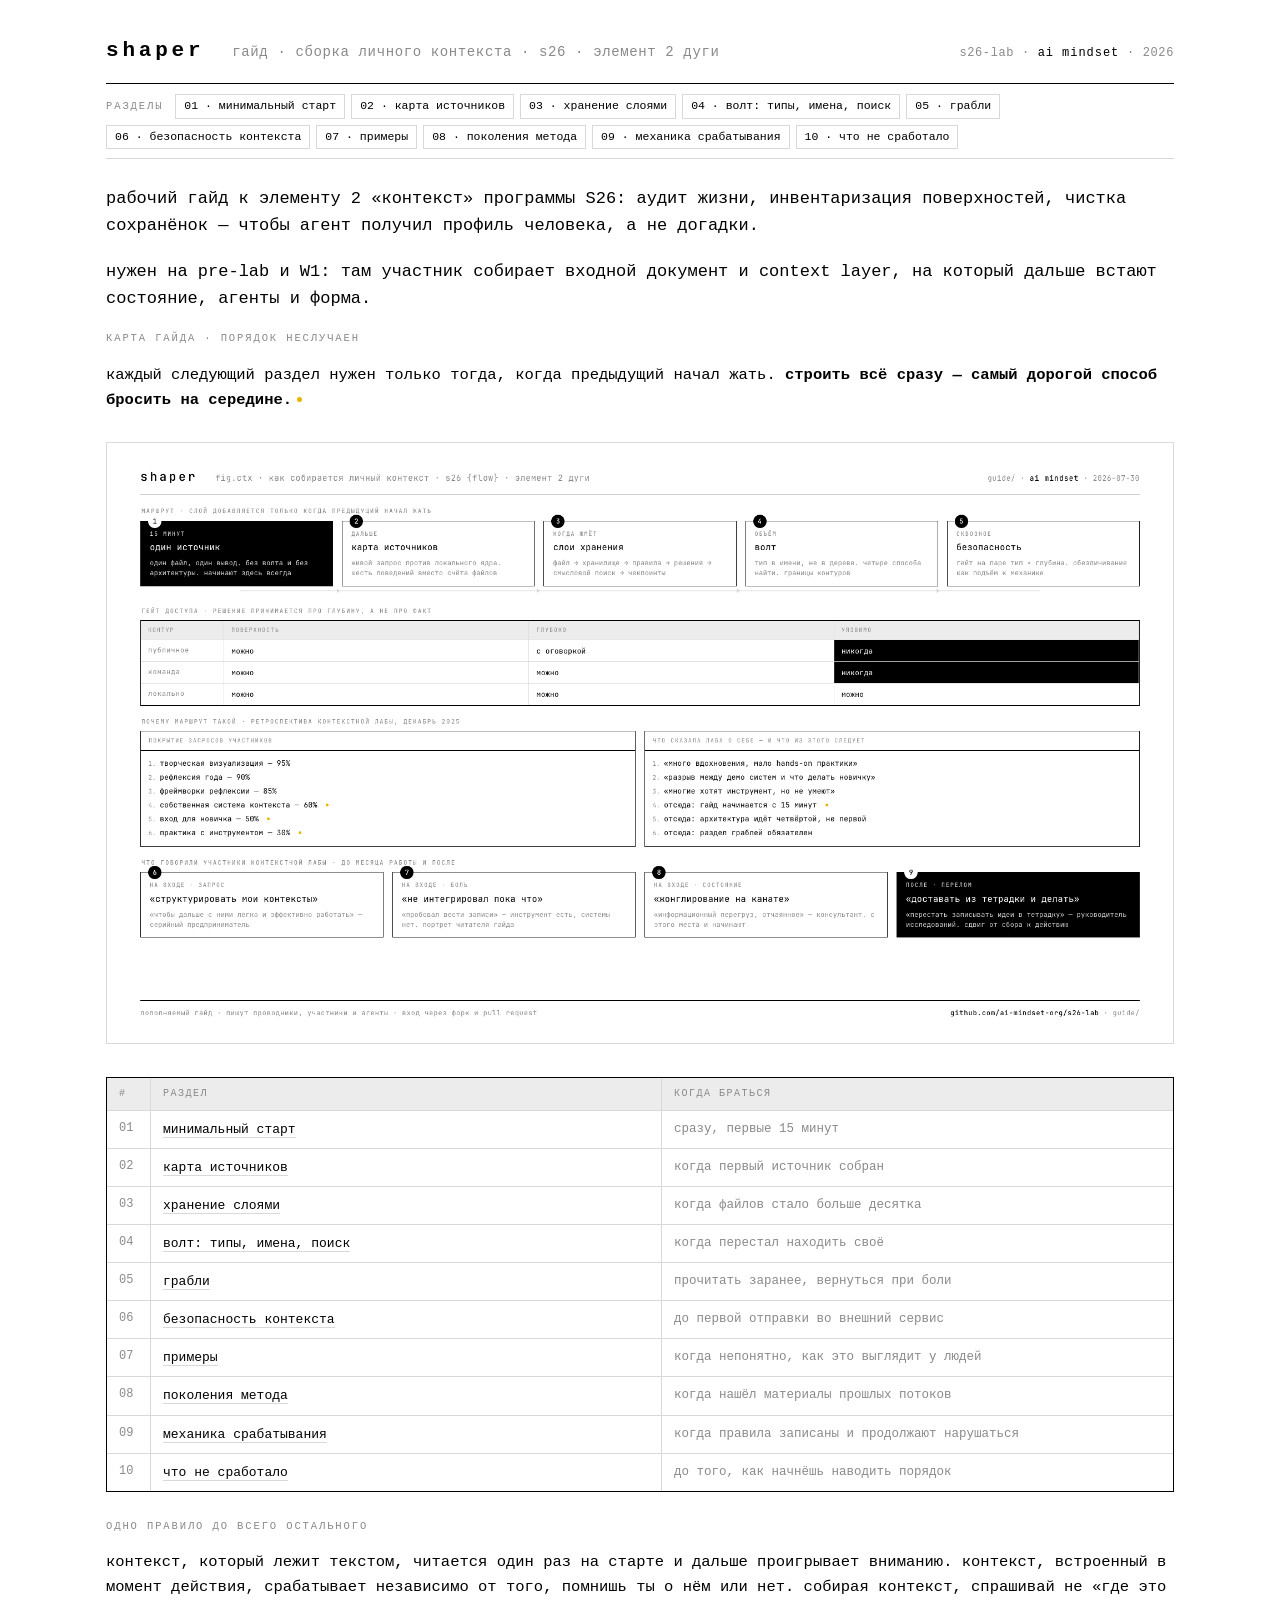
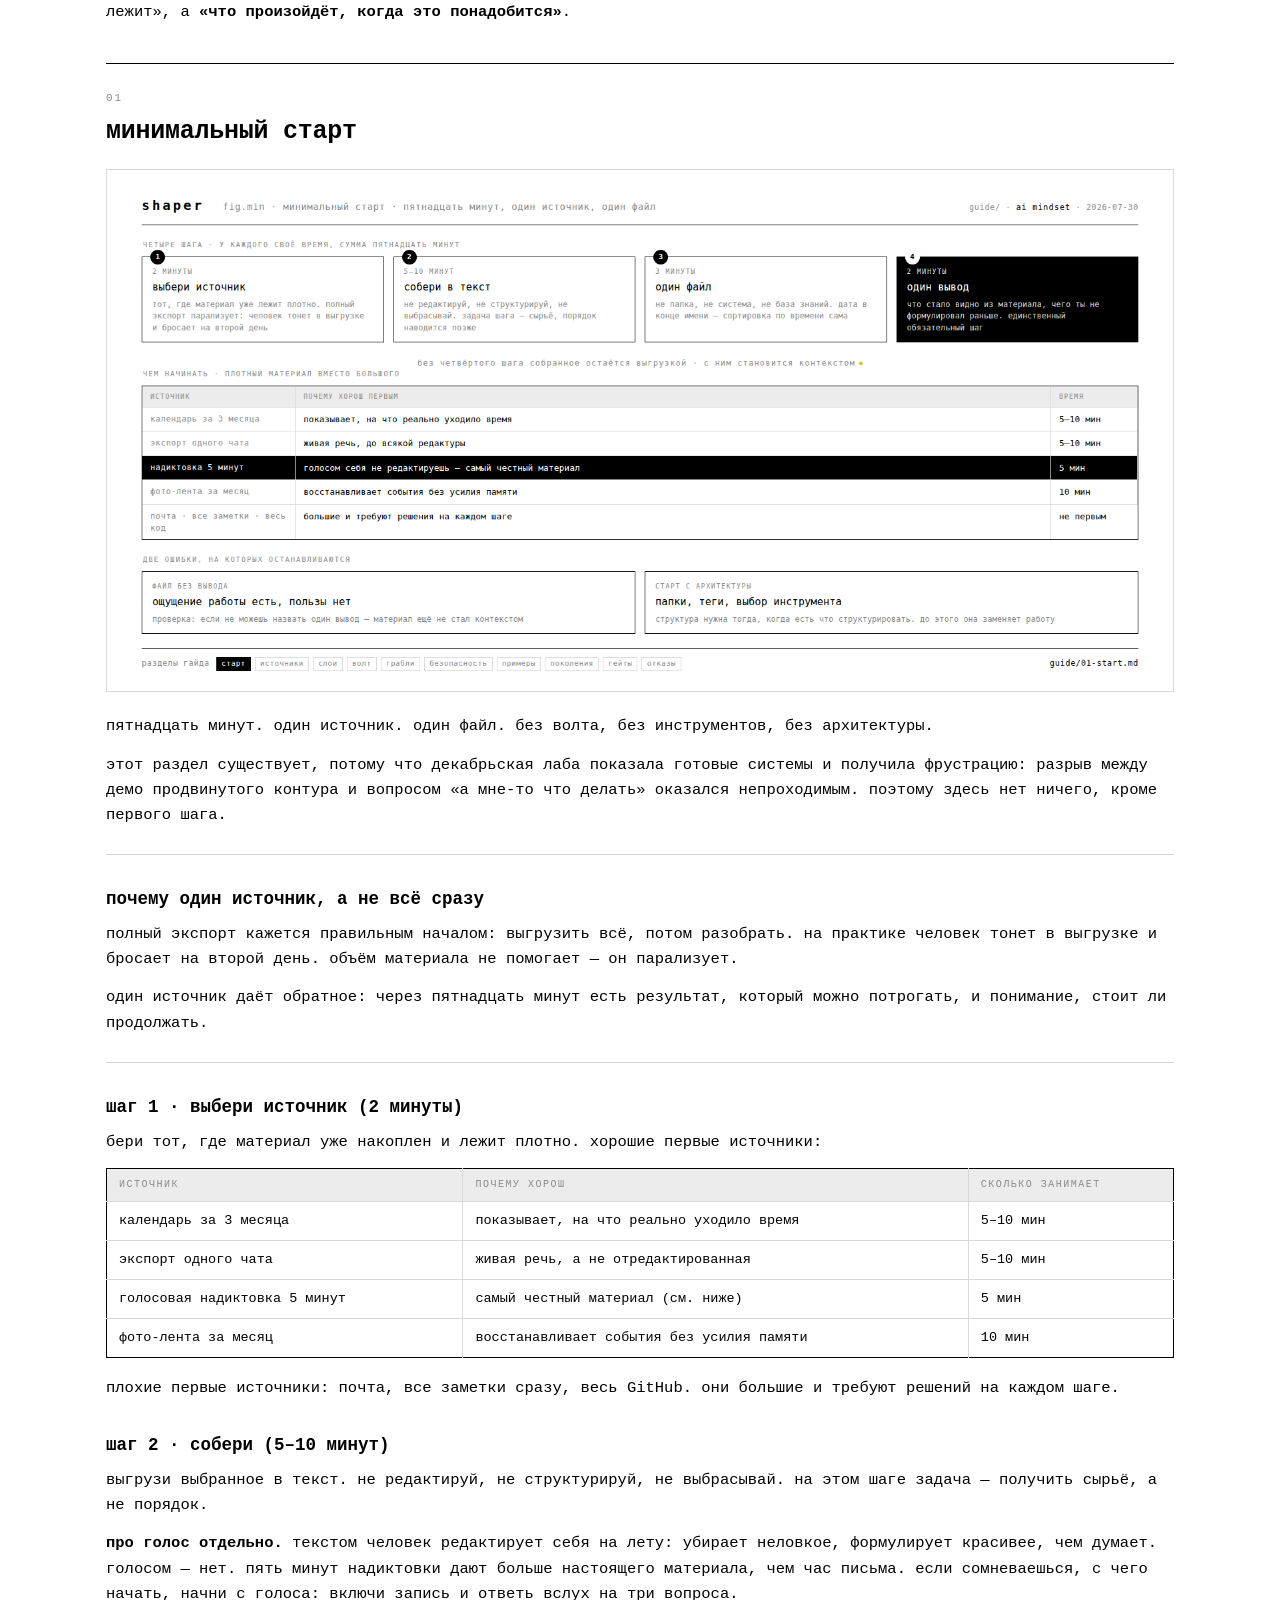
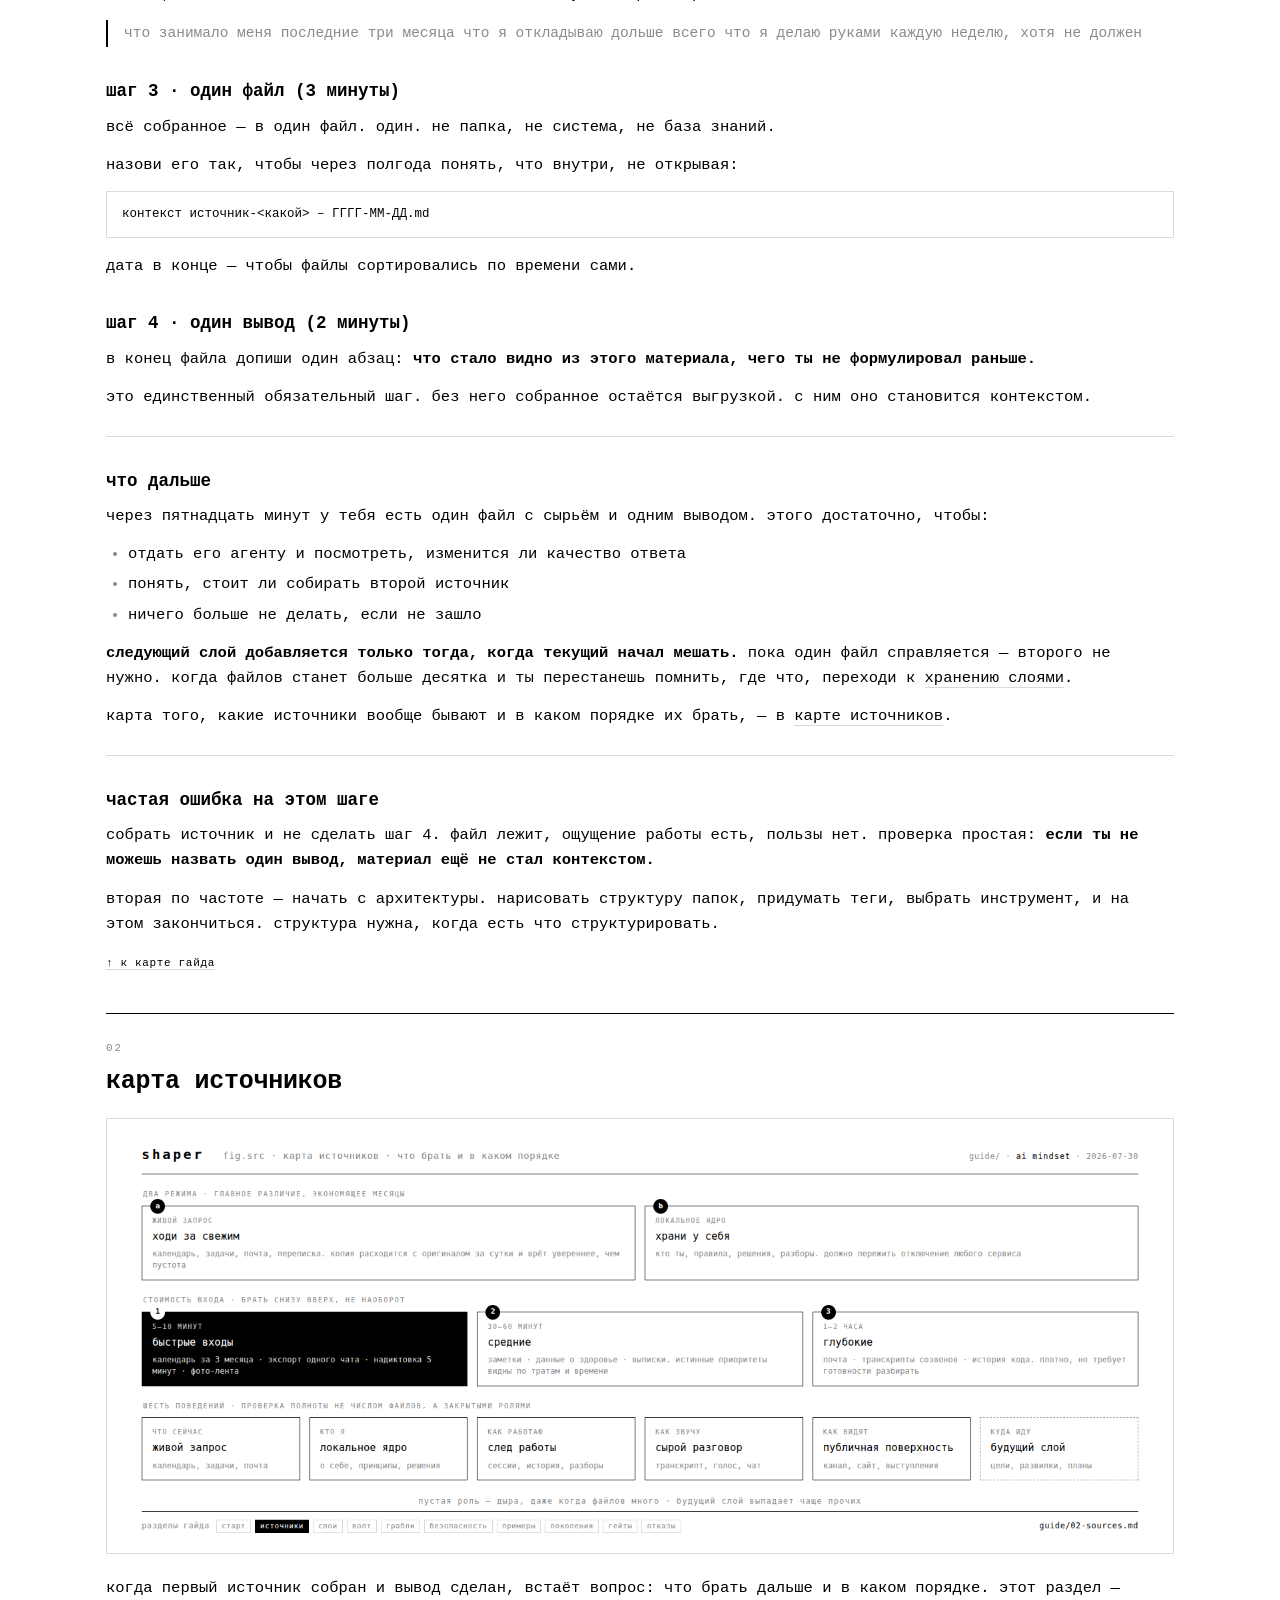
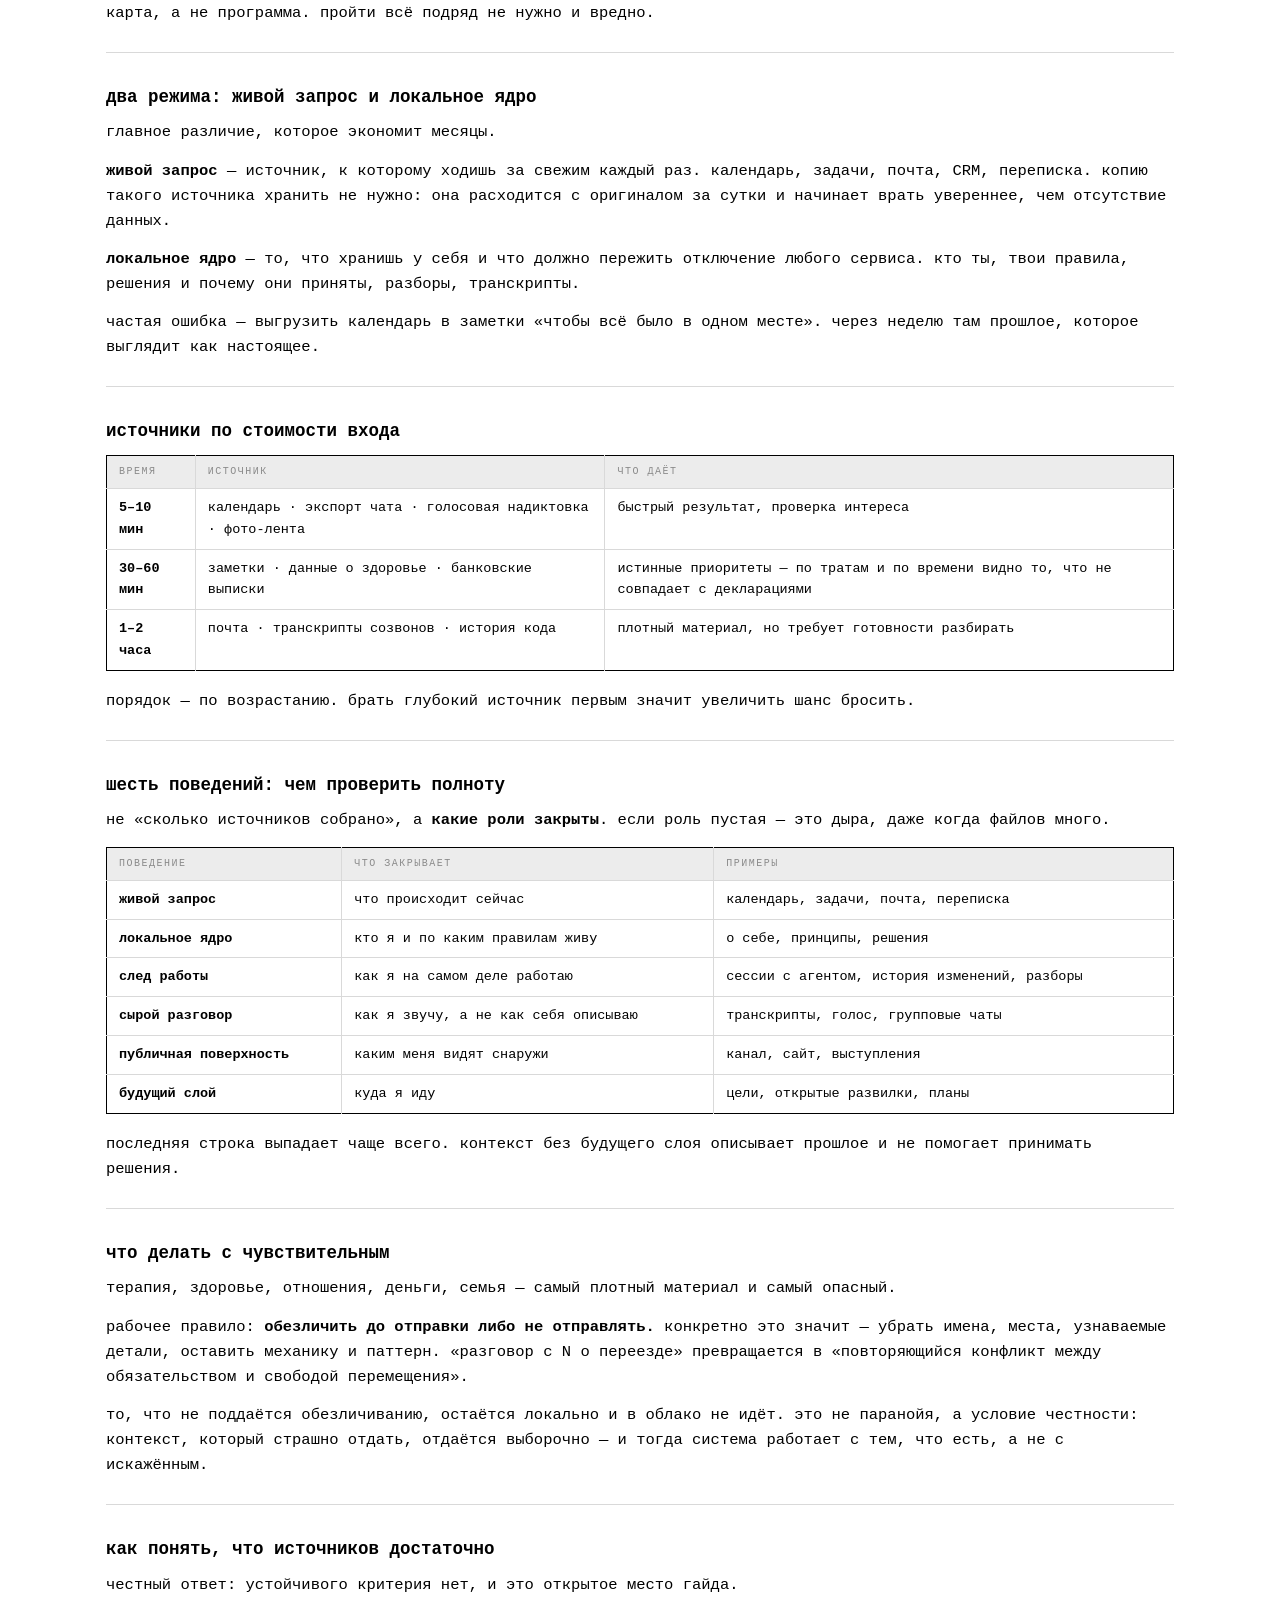
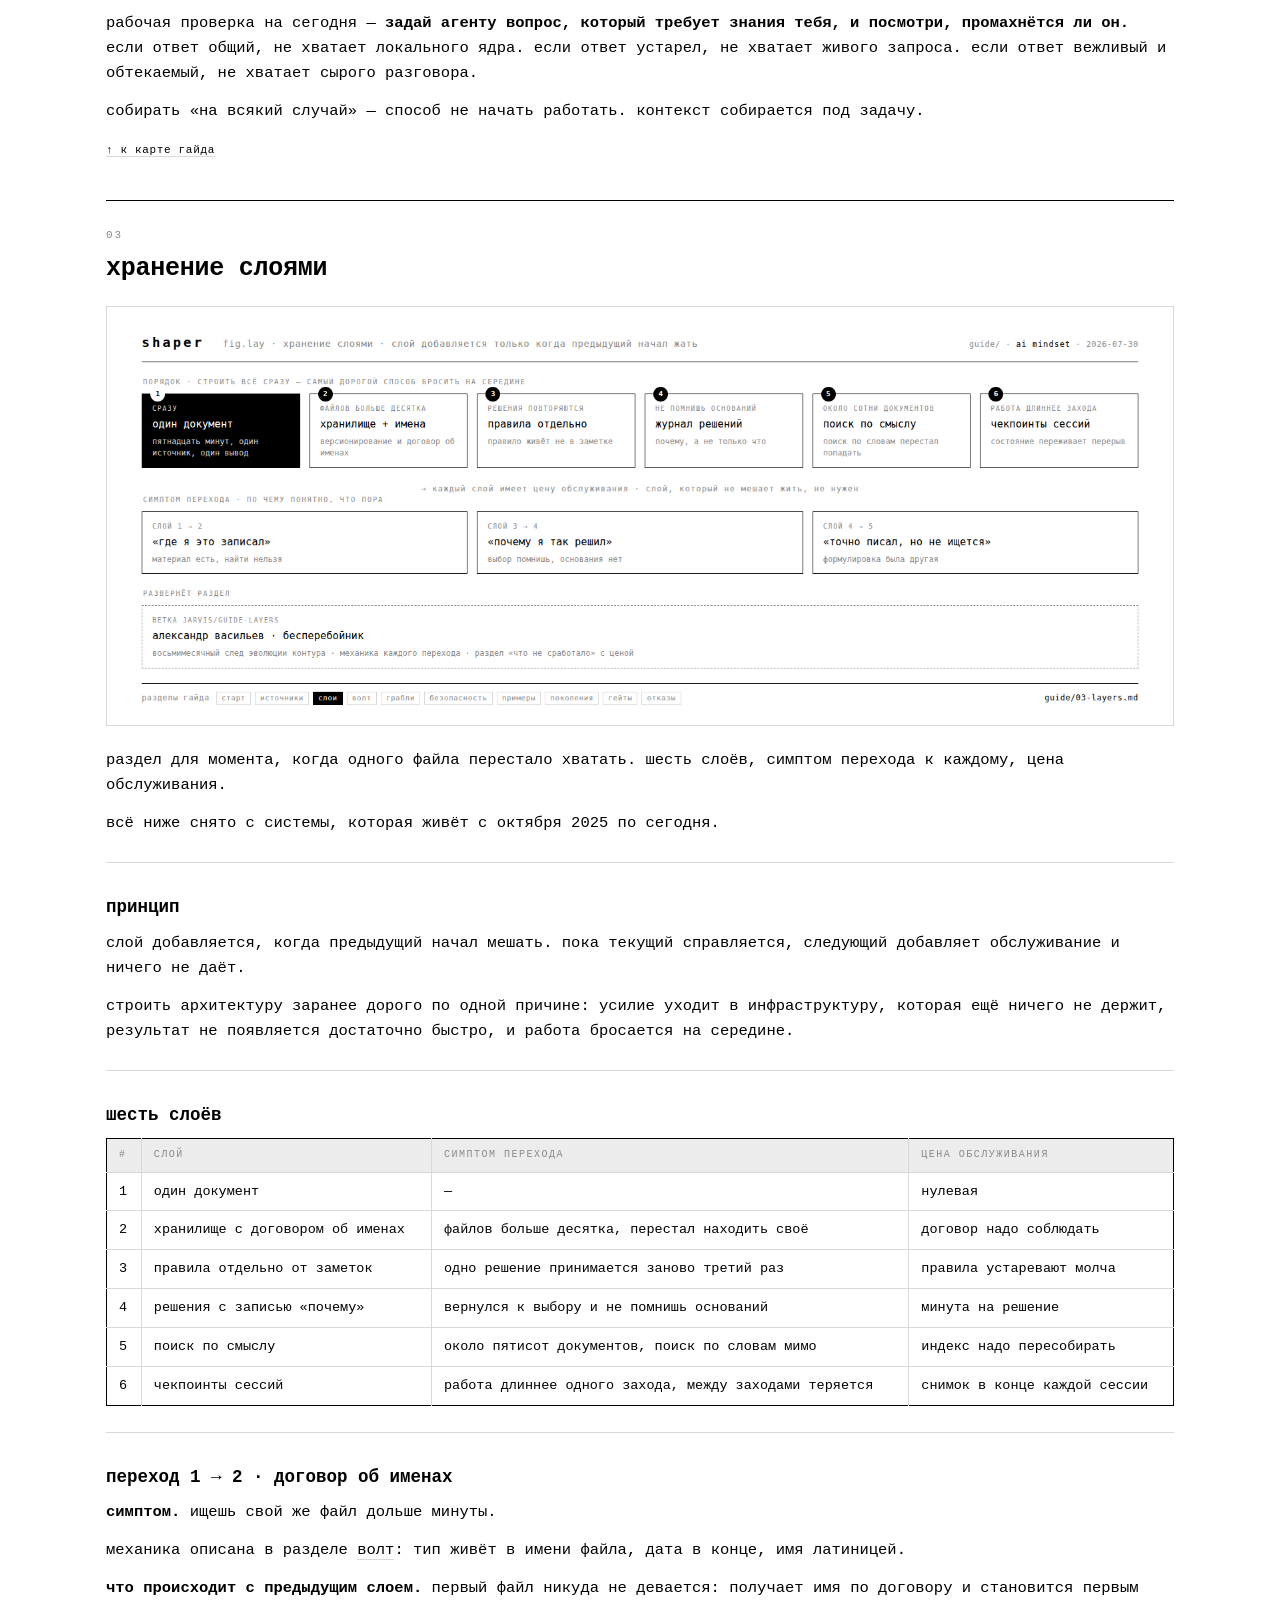
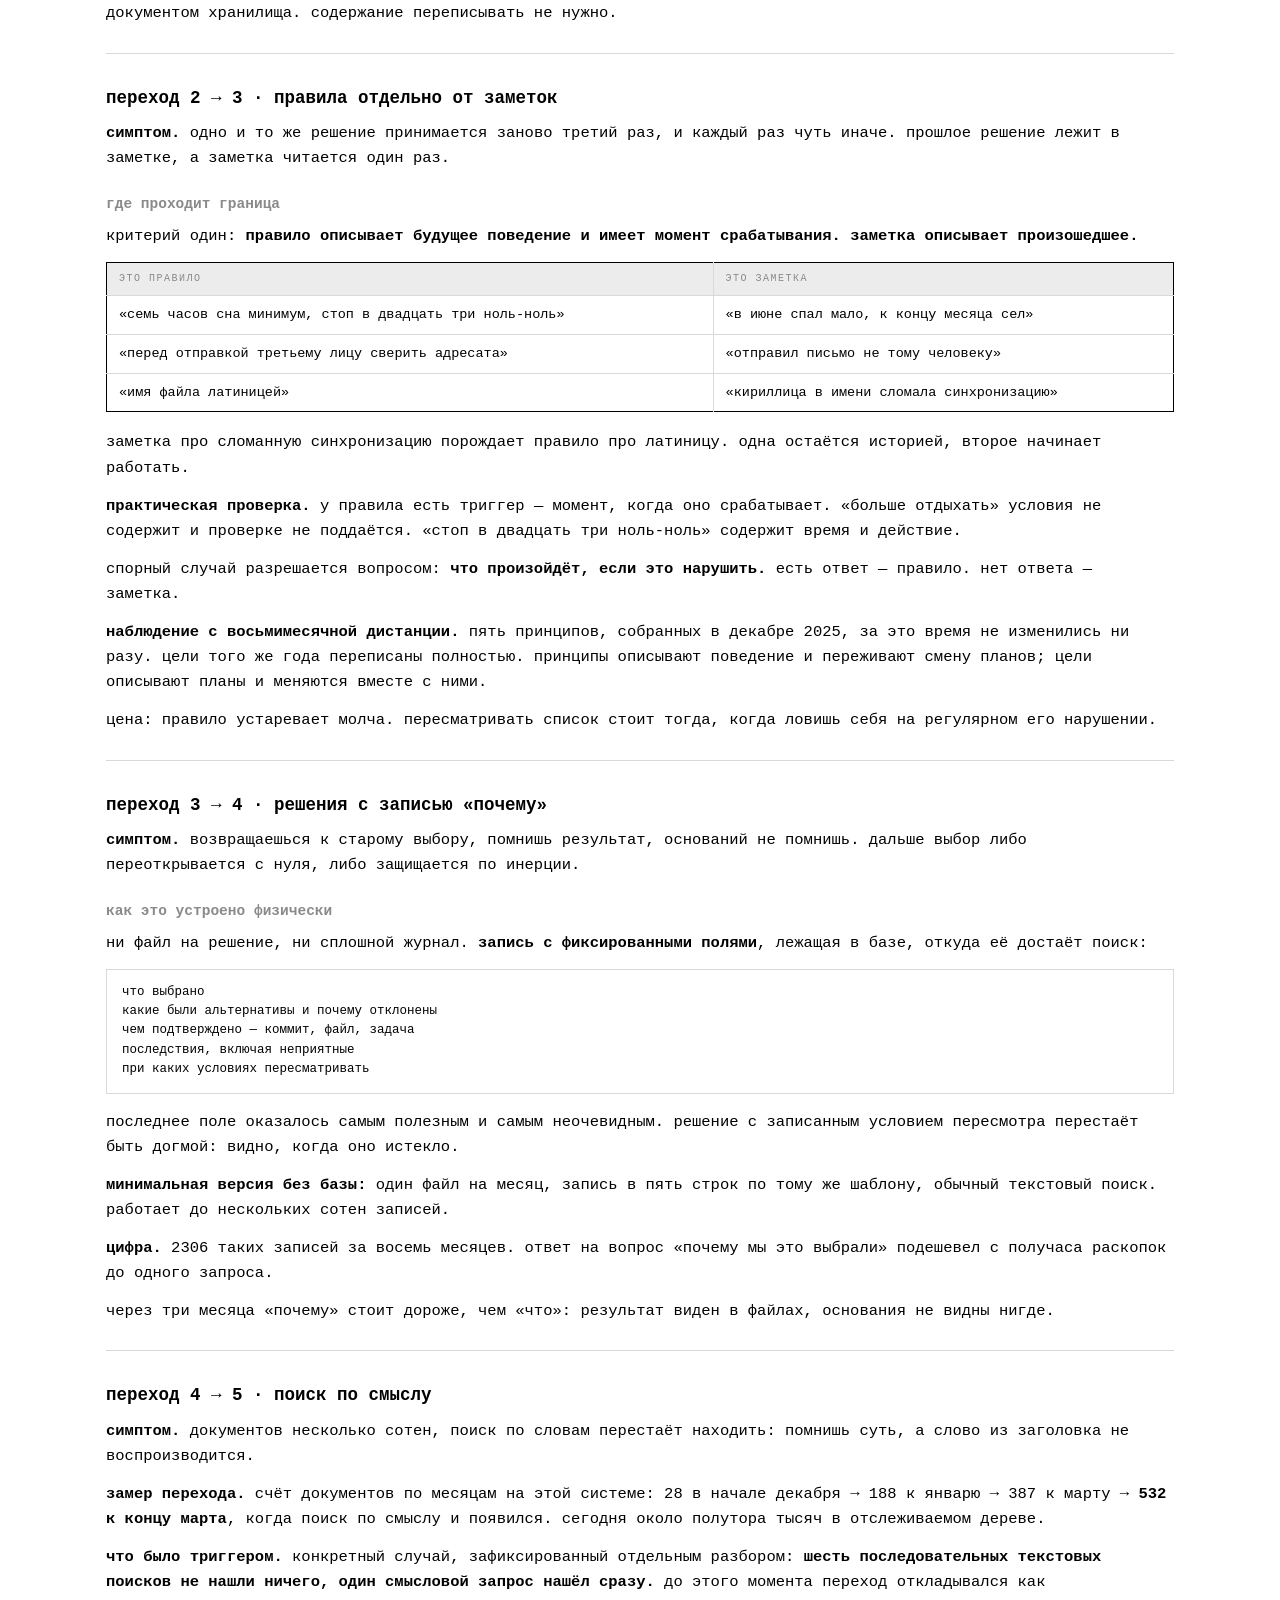
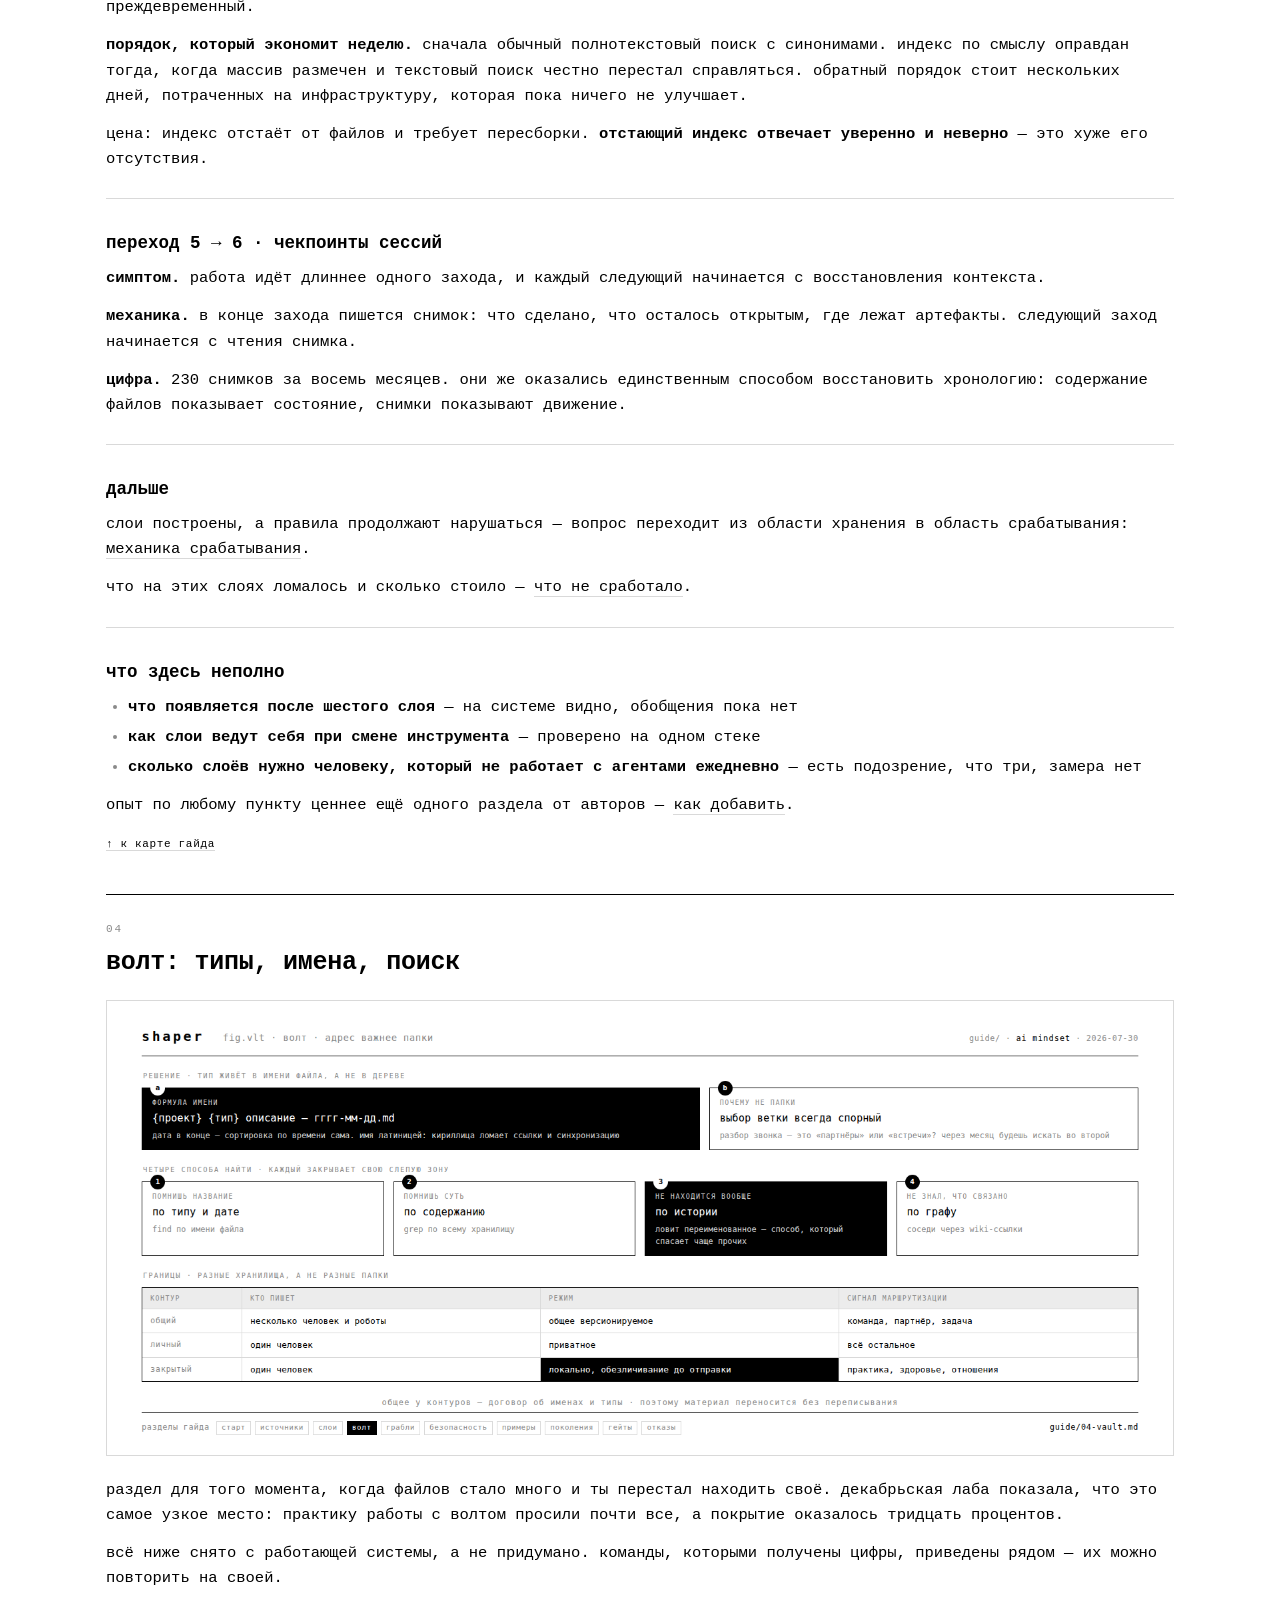
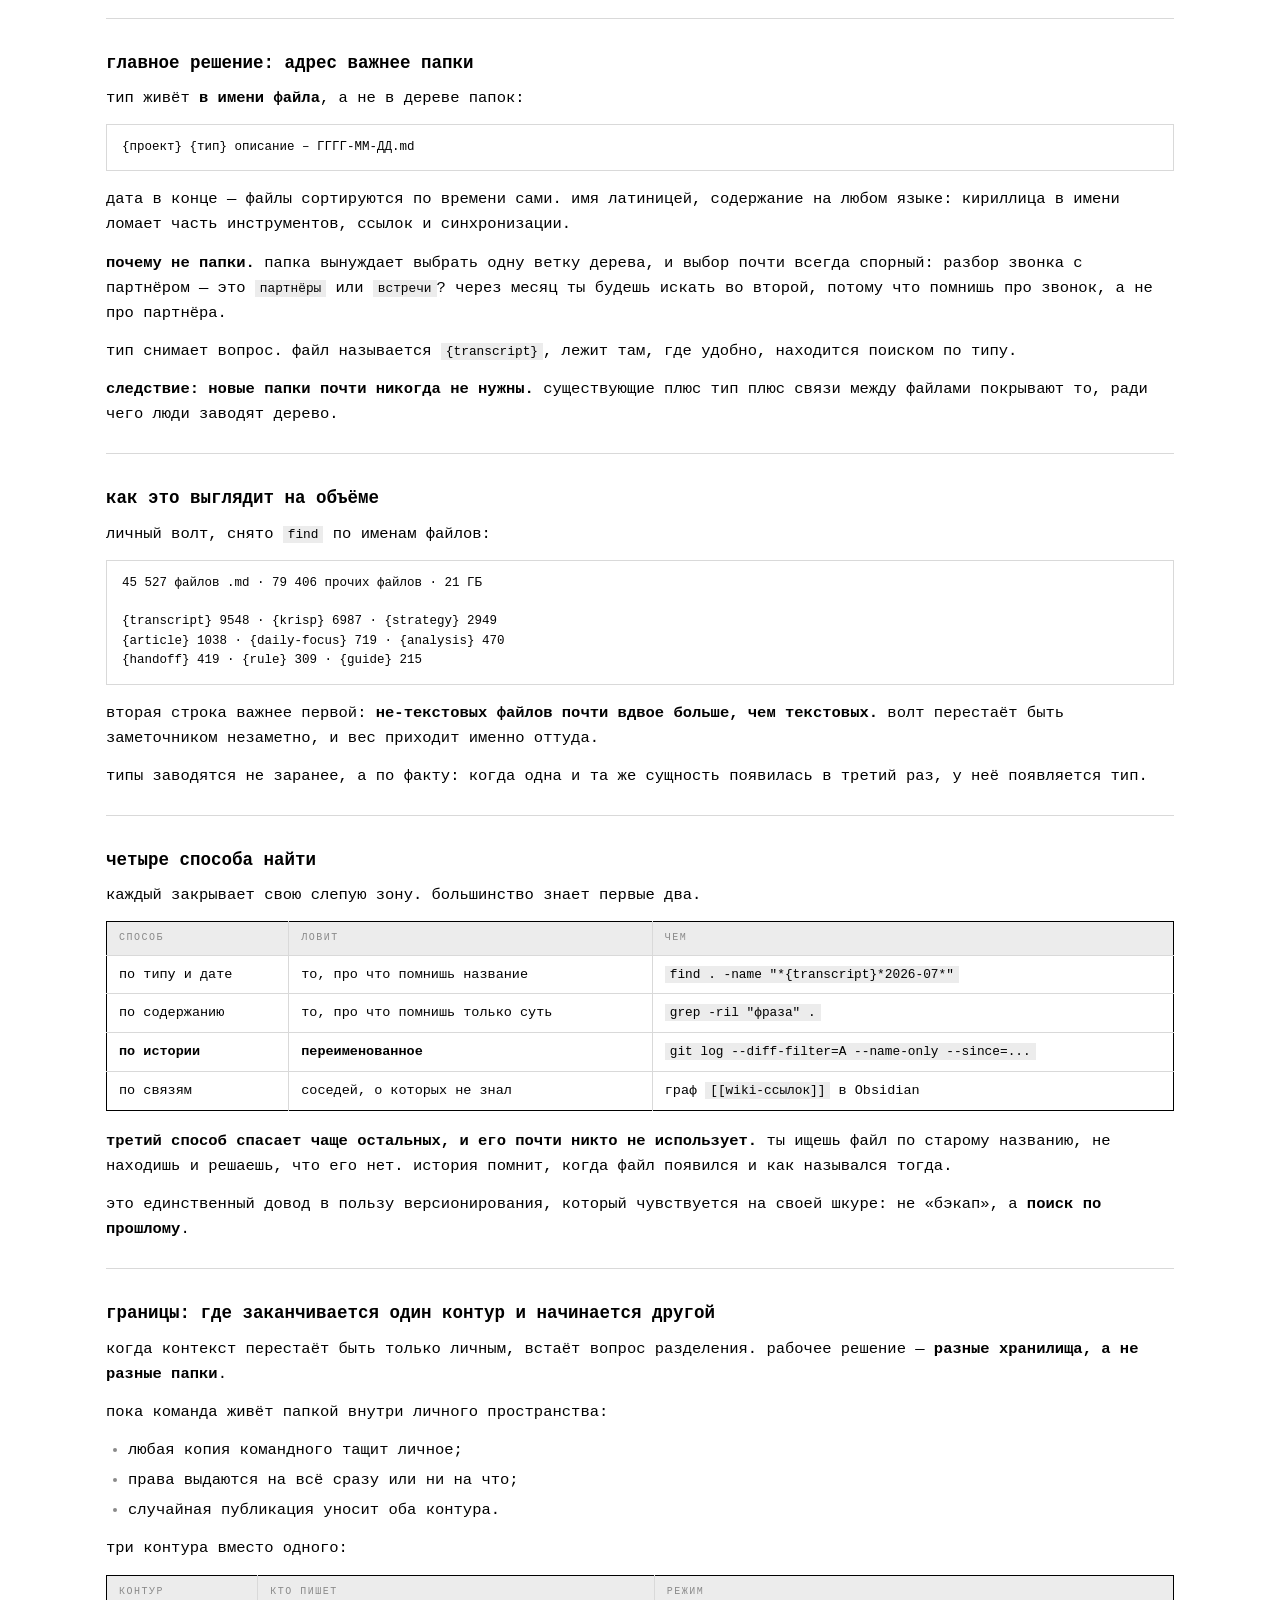
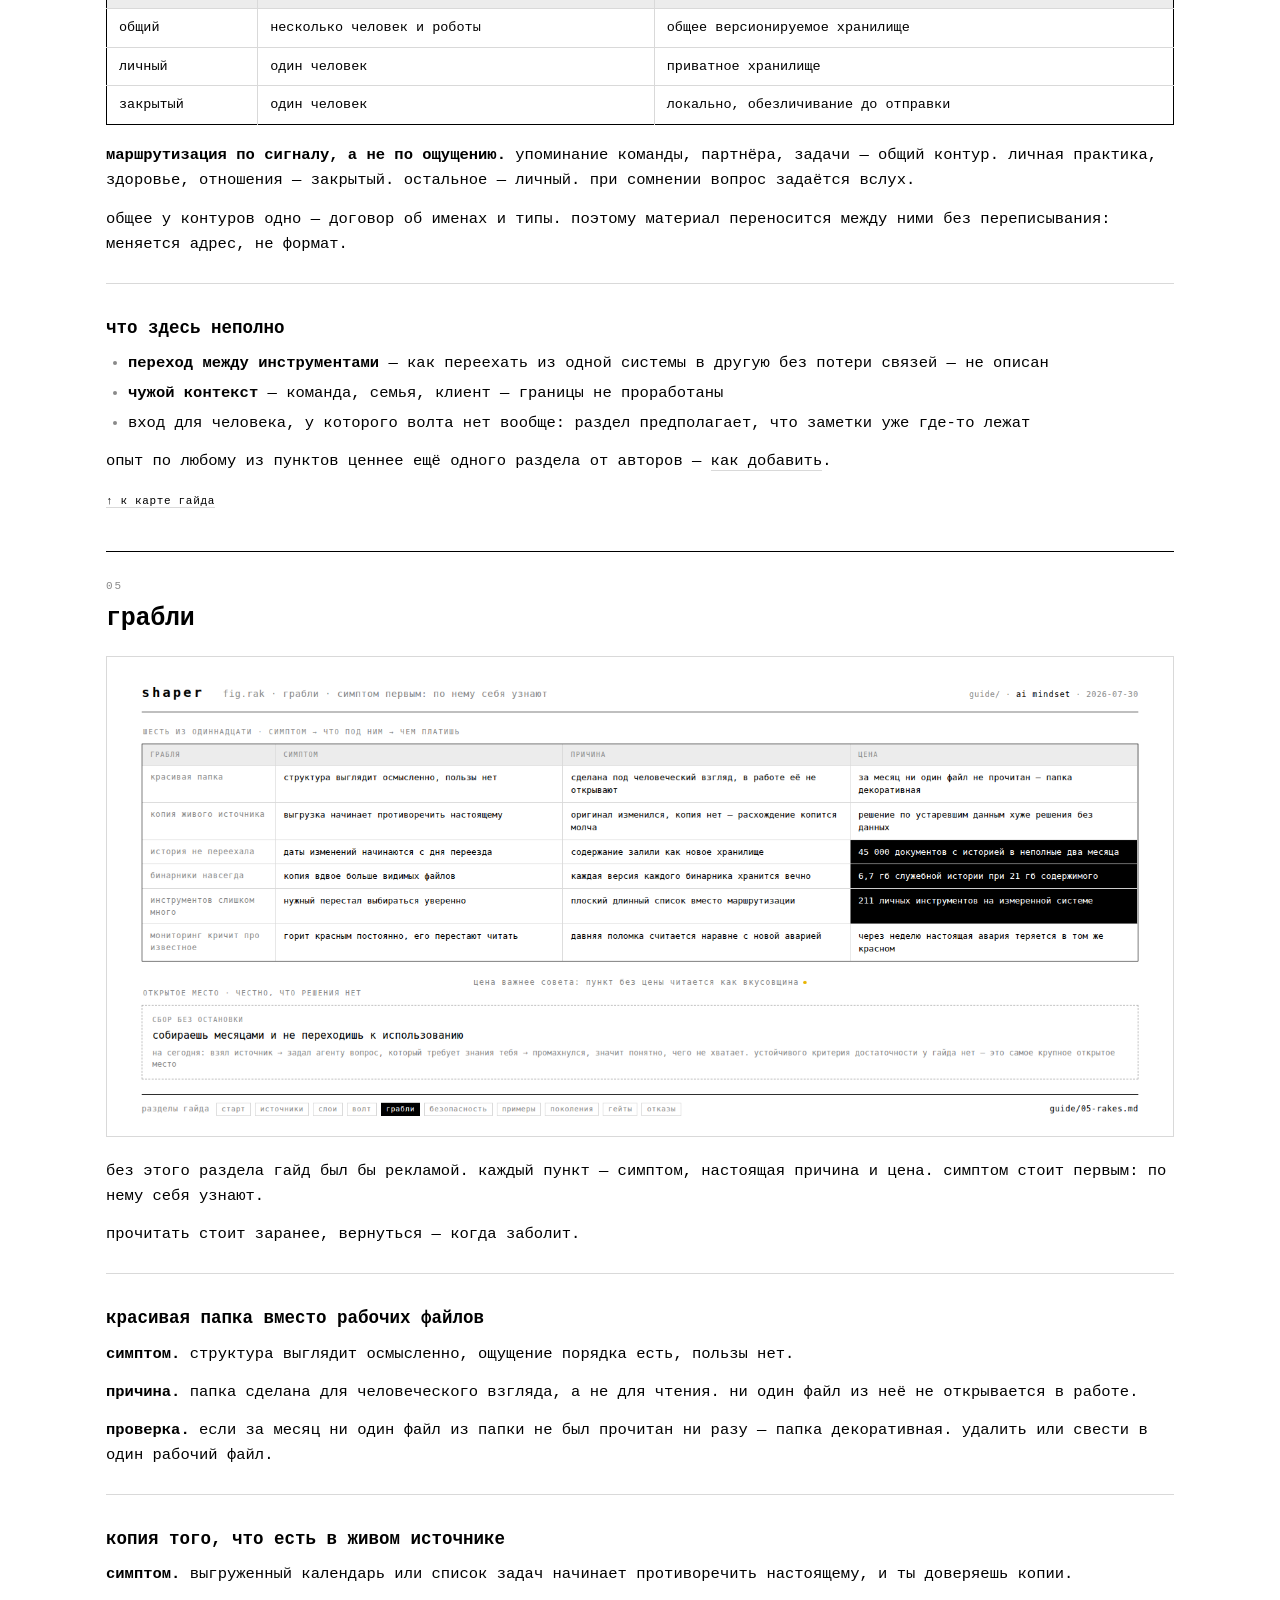
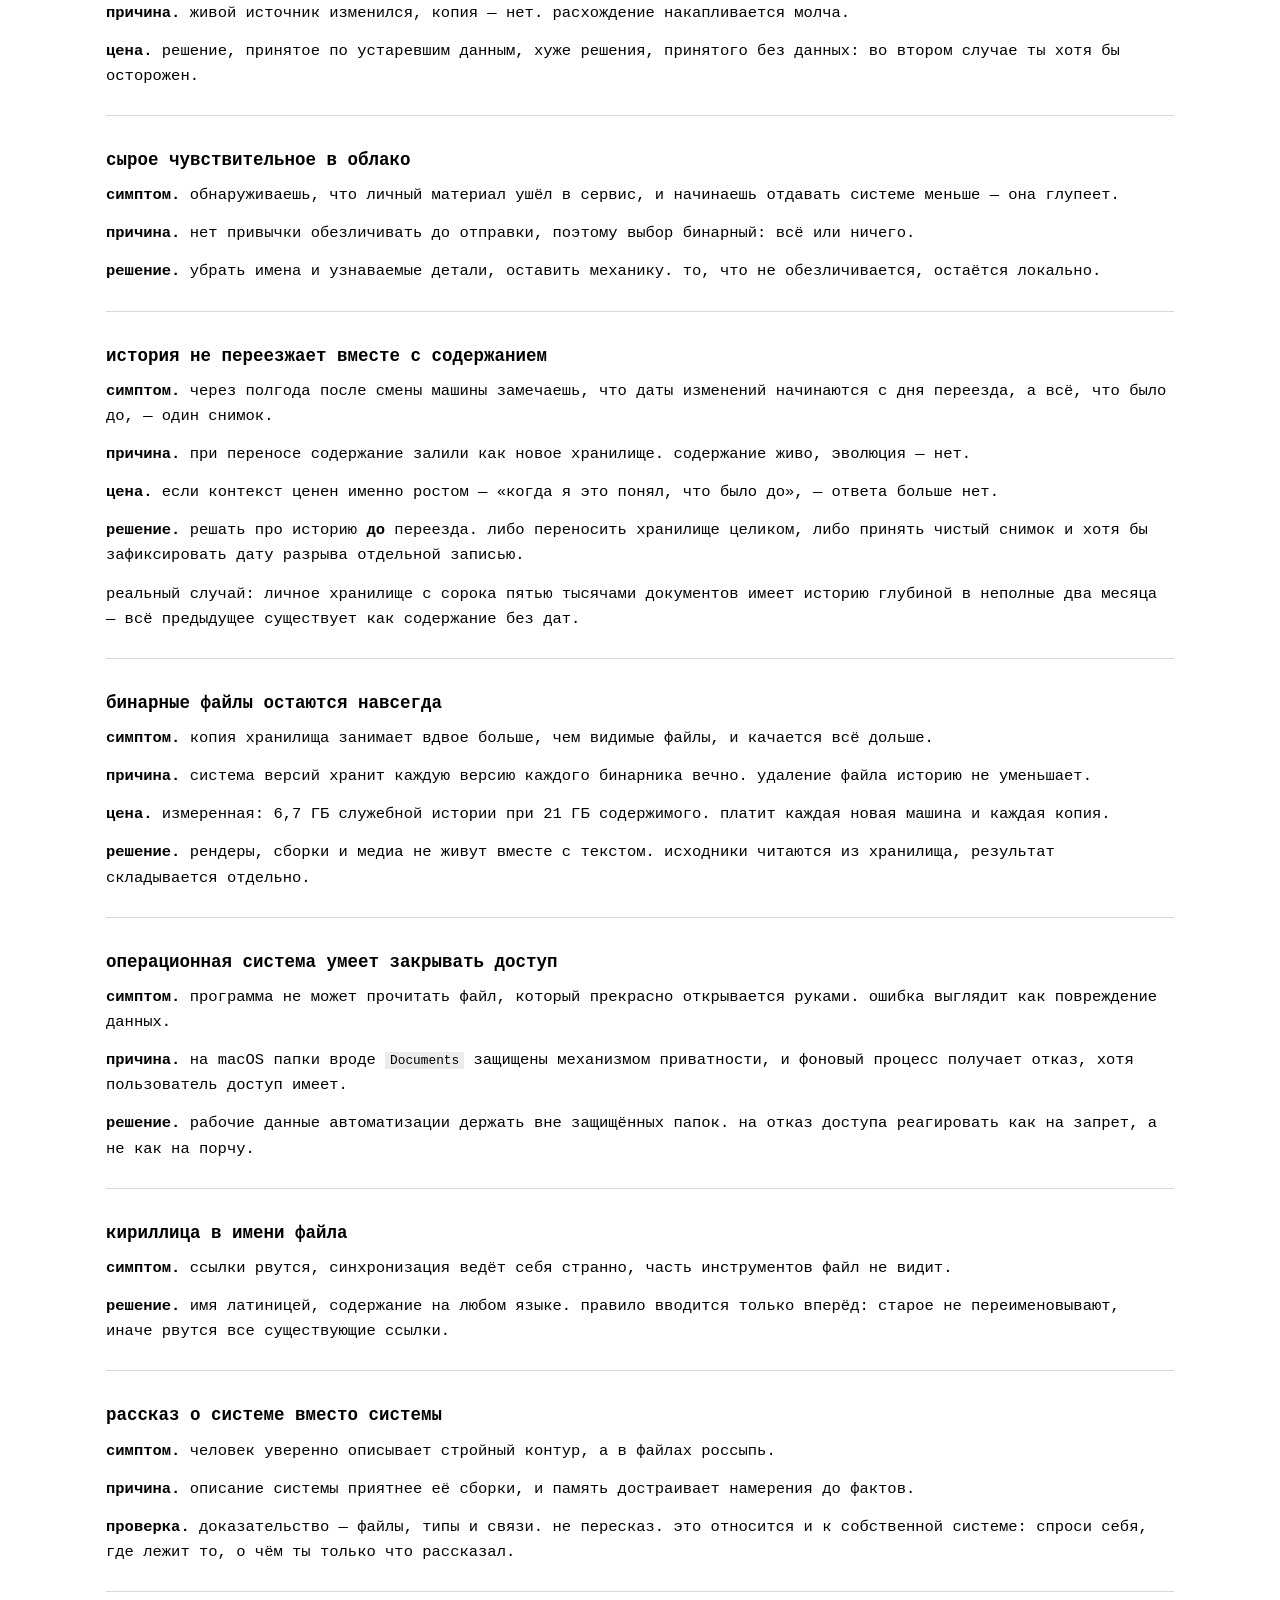
<file: sites/context-guide/index.html>
<!doctype html>
<html lang="ru"><head>
<meta charset="utf-8">
<meta name="viewport" content="width=device-width, initial-scale=1">
<title>гайд · сборка личного контекста · s26</title>
<meta name="description" content="рабочий гайд к элементу «контекст» программы S26: как собрать личный контекст, чтобы агент получил профиль человека, а не догадки.">
<meta name="robots" content="index, follow">
<style>
:root{
  --bg:#ffffff; --ink:#000000;
  --soft:#d9d9d9; --hair:#ececec; --muted:#8a8a8a; --flow:#e9b400;
  --mono:"JetBrains Mono", ui-monospace, SFMono-Regular, Menlo, Consolas, monospace;
  --frame:1px; --gutter:22px; --wrap:1120px;
}
*{ box-sizing:border-box; }
html{ scroll-behavior:smooth; }
body{
  margin:0; background:var(--bg); color:var(--ink);
  font-family:var(--mono); font-size:15.5px; line-height:1.62;
  -webkit-font-smoothing:antialiased;
}
/* строчные — только в служебных подписях: в теле текста lowercase съел бы имена авторов */
.wrap{ max-width:var(--wrap); margin:0 auto; padding:34px 26px 60px; }

/* ── шапка ─────────────────────────────────────────── */
.shaper-header{
  display:grid; grid-template-columns:auto 1fr auto; gap:28px; align-items:baseline;
  border-bottom:var(--frame) solid var(--ink); padding-bottom:15px; letter-spacing:.04em;
}
.shaper-header .brand{ font-weight:600; letter-spacing:.18em; font-size:21px; }
.shaper-header .crumb{ color:var(--muted); font-size:14px; }
.shaper-header .meta{ color:var(--muted); font-size:12px; justify-self:end; text-align:right; }
.shaper-header .meta b{ color:var(--ink); font-weight:500; letter-spacing:.08em; }

/* ── навигация чипами, липкая ───────────────────────── */
.nav{
  position:sticky; top:0; z-index:20; background:var(--bg);
  border-bottom:var(--frame) solid var(--soft);
  padding:10px 0 9px; margin-bottom:26px;
  display:flex; flex-wrap:wrap; gap:6px; align-items:center;
}
.nav .lbl{ font-size:10.5px; text-transform:uppercase; letter-spacing:.18em; color:var(--muted); margin-right:6px; }
.nav a{
  border:var(--frame) solid var(--soft); padding:2px 8px; font-size:11.5px;
  color:var(--ink); text-decoration:none; white-space:nowrap;
}
.nav a:hover{ background:var(--hair); }
.nav a.on{ background:var(--ink); color:var(--bg); border-color:var(--ink); }

/* ── интро ─────────────────────────────────────────── */
.lede{ font-size:17px; line-height:1.6; margin:0 0 18px; }
.lede b{ font-weight:500; }
.caps{ font-size:10.5px; text-transform:uppercase; letter-spacing:.18em; color:var(--muted);
  font-weight:500; margin:0 0 9px; }

/* ── карта разделов ────────────────────────────────── */
.map{ border:var(--frame) solid var(--ink); display:grid;
  grid-template-columns:44px 1fr 1fr; margin:0 0 26px; }
.map > div{ padding:8px 12px; border-right:var(--frame) solid var(--soft);
  border-top:var(--frame) solid var(--soft); font-size:13px; }
.map > div:nth-child(3n){ border-right:none; }
.map > div:nth-child(-n+3){ border-top:none; background:var(--hair);
  font-size:10px; text-transform:uppercase; letter-spacing:.15em; color:var(--muted); }
.map .n{ color:var(--muted); font-size:12px; }
.map .when{ color:var(--muted); font-size:12.5px; }
.map a{ color:var(--ink); text-decoration:none; border-bottom:var(--frame) solid var(--soft); }
.map a:hover{ border-bottom-color:var(--ink); }

/* ── секции гайда ──────────────────────────────────── */
.sec{ border-top:var(--frame) solid var(--ink); padding-top:26px; margin-top:38px; }
.sec-head{ display:flex; align-items:baseline; gap:14px; margin-bottom:4px; }
.sec-num{ font-size:11px; letter-spacing:.18em; color:var(--muted); }
.sec h1{ font-size:25px; font-weight:600; margin:0 0 16px; letter-spacing:-.01em; }
.sec h2{ font-size:17.5px; font-weight:600; margin:30px 0 9px; }
.sec h3{ font-size:14.5px; font-weight:600; margin:22px 0 7px; color:var(--muted); }
.sec p{ margin:0 0 13px; }
.sec ul,.sec ol{ margin:0 0 13px; padding-left:22px; }
.sec li{ margin-bottom:5px; }
.sec li::marker{ color:var(--muted); }
.sec strong{ font-weight:600; }
.sec hr{ border:none; border-top:var(--frame) solid var(--soft); margin:26px 0; }
.sec a{ color:var(--ink); text-decoration:none; border-bottom:var(--frame) solid var(--soft); }
.sec a:hover{ border-bottom-color:var(--ink); }

.sec img{ display:block; width:100%; height:auto; border:var(--frame) solid var(--soft);
  margin:0 0 22px; }

.sec blockquote{ margin:0 0 14px; padding:2px 0 2px 16px;
  border-left:2px solid var(--ink); color:var(--muted); font-size:14.5px; }
.sec blockquote p{ margin:0 0 6px; }
.sec blockquote p:last-child{ margin-bottom:0; }

.sec table{ border-collapse:collapse; width:100%; margin:0 0 18px; font-size:13.5px;
  border:var(--frame) solid var(--ink); }
.sec th,.sec td{ padding:8px 12px; border-right:var(--frame) solid var(--soft);
  border-top:var(--frame) solid var(--soft); text-align:left; vertical-align:top; }
.sec th{ background:var(--hair); font-size:10px; text-transform:uppercase;
  letter-spacing:.15em; color:var(--muted); font-weight:500; border-top:none; }
.sec th:last-child,.sec td:last-child{ border-right:none; }
.sec thead + tbody tr:first-child td{ border-top:var(--frame) solid var(--soft); }

.sec pre{ border:var(--frame) solid var(--soft); background:var(--bg);
  padding:13px 15px; overflow-x:auto; font-size:12.5px; line-height:1.55; margin:0 0 16px; }
.sec code{ font-family:var(--mono); font-size:12.8px; background:var(--hair); padding:1px 5px; }
.sec pre code{ background:none; padding:0; font-size:12.5px; }

.up{ font-size:11px; letter-spacing:.06em; color:var(--muted); text-decoration:none;
  border-bottom:var(--frame) solid var(--soft); }
.up:hover{ border-bottom-color:var(--ink); }
.sec-foot{ margin-top:20px; }

/* ── подвал ────────────────────────────────────────── */
.shaper-footer{ border-top:var(--frame) solid var(--ink); padding-top:14px; margin-top:44px;
  color:var(--muted); font-size:12.5px; letter-spacing:.04em;
  display:grid; grid-template-columns:1fr auto; gap:20px; align-items:baseline; }
.shaper-footer b{ color:var(--ink); font-weight:500; }
.shaper-footer a{ color:var(--muted); }

.dot{ display:inline-block; width:5px; height:5px; background:var(--flow);
  border-radius:50%; vertical-align:middle; margin-left:5px; }

@media (max-width:760px){
  .wrap{ padding:22px 16px 44px; }
  .shaper-header{ grid-template-columns:1fr; gap:6px; }
  .shaper-header .meta{ justify-self:start; text-align:left; }
  .map{ grid-template-columns:34px 1fr; }
  .map > div:nth-child(3n){ display:none; }
  .map > div:nth-child(3n-1){ border-right:none; }
  .sec h1{ font-size:21px; }
  .shaper-footer{ grid-template-columns:1fr; }
}
</style>
</head><body>
<div class="wrap" id="top">

<header class="shaper-header">
  <span class="brand">shaper</span>
  <span class="crumb">гайд · сборка личного контекста · s26 · элемент 2 дуги</span>
  <span class="meta">s26-lab · <b>ai mindset</b> · 2026</span>
</header>

<div class="nav"><span class="lbl">разделы</span><a href="#s01">01 · минимальный старт</a><a href="#s02">02 · карта источников</a><a href="#s03">03 · хранение слоями</a><a href="#s04">04 · волт: типы, имена, поиск</a><a href="#s05">05 · грабли</a><a href="#s06">06 · безопасность контекста</a><a href="#s07">07 · примеры</a><a href="#s08">08 · поколения метода</a><a href="#s09">09 · механика срабатывания</a><a href="#s10">10 · что не сработало</a></div>

<p class="lede">рабочий гайд к <b>элементу 2 «контекст»</b> программы S26: аудит жизни, инвентаризация поверхностей, чистка сохранёнок — чтобы агент получил профиль человека, а не догадки.</p>
<p class="lede">нужен на <b>pre-lab и W1</b>: там участник собирает входной документ и context layer, на который дальше встают состояние, агенты и форма.</p>

<p class="caps">карта гайда · порядок неслучаен</p>
<p>каждый следующий раздел нужен только тогда, когда предыдущий начал жать. <strong>строить всё сразу — самый дорогой способ бросить на середине.</strong><span class="dot"></span></p>

<img src="assets/context-guide-map.png" alt="как собирается личный контекст" style="width:100%;height:auto;border:1px solid var(--soft);margin:14px 0 24px">

<div class="map"><div>#</div><div>раздел</div><div>когда браться</div><div class="n">01</div><div><a href="#s01">минимальный старт</a></div><div class="when">сразу, первые 15 минут</div><div class="n">02</div><div><a href="#s02">карта источников</a></div><div class="when">когда первый источник собран</div><div class="n">03</div><div><a href="#s03">хранение слоями</a></div><div class="when">когда файлов стало больше десятка</div><div class="n">04</div><div><a href="#s04">волт: типы, имена, поиск</a></div><div class="when">когда перестал находить своё</div><div class="n">05</div><div><a href="#s05">грабли</a></div><div class="when">прочитать заранее, вернуться при боли</div><div class="n">06</div><div><a href="#s06">безопасность контекста</a></div><div class="when">до первой отправки во внешний сервис</div><div class="n">07</div><div><a href="#s07">примеры</a></div><div class="when">когда непонятно, как это выглядит у людей</div><div class="n">08</div><div><a href="#s08">поколения метода</a></div><div class="when">когда нашёл материалы прошлых потоков</div><div class="n">09</div><div><a href="#s09">механика срабатывания</a></div><div class="when">когда правила записаны и продолжают нарушаться</div><div class="n">10</div><div><a href="#s10">что не сработало</a></div><div class="when">до того, как начнёшь наводить порядок</div></div>

<p class="caps">одно правило до всего остального</p>
<p>контекст, который лежит текстом, читается один раз на старте и дальше проигрывает вниманию. контекст, встроенный в момент действия, срабатывает независимо от того, помнишь ты о нём или нет. собирая контекст, спрашивай не «где это лежит», а <strong>«что произойдёт, когда это понадобится»</strong>.</p>

<section class="sec" id="s01"><div class="sec-head"><span class="sec-num">01</span></div><h1>минимальный старт</h1><p><img alt="минимальный старт" src="assets/context-fig-start.png" /></p>
<p>пятнадцать минут. один источник. один файл. без волта, без инструментов, без архитектуры.</p>
<p>этот раздел существует, потому что декабрьская лаба показала готовые системы и получила фрустрацию: разрыв между демо продвинутого контура и вопросом «а мне-то что делать» оказался непроходимым. поэтому здесь нет ничего, кроме первого шага.</p>
<hr />
<h2>почему один источник, а не всё сразу</h2>
<p>полный экспорт кажется правильным началом: выгрузить всё, потом разобрать. на практике человек тонет в выгрузке и бросает на второй день. объём материала не помогает — он парализует.</p>
<p>один источник даёт обратное: через пятнадцать минут есть результат, который можно потрогать, и понимание, стоит ли продолжать.</p>
<hr />
<h2>шаг 1 · выбери источник (2 минуты)</h2>
<p>бери тот, где материал уже накоплен и лежит плотно. хорошие первые источники:</p>
<table>
<thead>
<tr>
<th>источник</th>
<th>почему хорош</th>
<th>сколько занимает</th>
</tr>
</thead>
<tbody>
<tr>
<td>календарь за 3 месяца</td>
<td>показывает, на что реально уходило время</td>
<td>5–10 мин</td>
</tr>
<tr>
<td>экспорт одного чата</td>
<td>живая речь, а не отредактированная</td>
<td>5–10 мин</td>
</tr>
<tr>
<td>голосовая надиктовка 5 минут</td>
<td>самый честный материал (см. ниже)</td>
<td>5 мин</td>
</tr>
<tr>
<td>фото-лента за месяц</td>
<td>восстанавливает события без усилия памяти</td>
<td>10 мин</td>
</tr>
</tbody>
</table>
<p>плохие первые источники: почта, все заметки сразу, весь GitHub. они большие и требуют решений на каждом шаге.</p>
<h2>шаг 2 · собери (5–10 минут)</h2>
<p>выгрузи выбранное в текст. не редактируй, не структурируй, не выбрасывай. на этом шаге задача — получить сырьё, а не порядок.</p>
<p><strong>про голос отдельно.</strong> текстом человек редактирует себя на лету: убирает неловкое, формулирует красивее, чем думает. голосом — нет. пять минут надиктовки дают больше настоящего материала, чем час письма. если сомневаешься, с чего начать, начни с голоса: включи запись и ответь вслух на три вопроса.</p>
<blockquote>
<p>что занимало меня последние три месяца
что я откладываю дольше всего
что я делаю руками каждую неделю, хотя не должен</p>
</blockquote>
<h2>шаг 3 · один файл (3 минуты)</h2>
<p>всё собранное — в один файл. один. не папка, не система, не база знаний.</p>
<p>назови его так, чтобы через полгода понять, что внутри, не открывая:</p>
<pre><code>контекст источник-&lt;какой&gt; – ГГГГ-ММ-ДД.md
</code></pre>
<p>дата в конце — чтобы файлы сортировались по времени сами.</p>
<h2>шаг 4 · один вывод (2 минуты)</h2>
<p>в конец файла допиши один абзац: <strong>что стало видно из этого материала, чего ты не формулировал раньше.</strong></p>
<p>это единственный обязательный шаг. без него собранное остаётся выгрузкой. с ним оно становится контекстом.</p>
<hr />
<h2>что дальше</h2>
<p>через пятнадцать минут у тебя есть один файл с сырьём и одним выводом. этого достаточно, чтобы:</p>
<ul>
<li>отдать его агенту и посмотреть, изменится ли качество ответа</li>
<li>понять, стоит ли собирать второй источник</li>
<li>ничего больше не делать, если не зашло</li>
</ul>
<p><strong>следующий слой добавляется только тогда, когда текущий начал мешать.</strong> пока один файл справляется — второго не нужно. когда файлов станет больше десятка и ты перестанешь помнить, где что, переходи к <a href="#s03">хранению слоями</a>.</p>
<p>карта того, какие источники вообще бывают и в каком порядке их брать, — в <a href="#s02">карте источников</a>.</p>
<hr />
<h2>частая ошибка на этом шаге</h2>
<p>собрать источник и не сделать шаг 4. файл лежит, ощущение работы есть, пользы нет. проверка простая: <strong>если ты не можешь назвать один вывод, материал ещё не стал контекстом.</strong></p>
<p>вторая по частоте — начать с архитектуры. нарисовать структуру папок, придумать теги, выбрать инструмент, и на этом закончиться. структура нужна, когда есть что структурировать.</p><p class="sec-foot"><a class="up" href="#top">↑ к карте гайда</a></p></section><section class="sec" id="s02"><div class="sec-head"><span class="sec-num">02</span></div><h1>карта источников</h1><p><img alt="карта источников" src="assets/context-fig-sources.png" /></p>
<p>когда первый источник собран и вывод сделан, встаёт вопрос: что брать дальше и в каком порядке. этот раздел — карта, а не программа. пройти всё подряд не нужно и вредно.</p>
<hr />
<h2>два режима: живой запрос и локальное ядро</h2>
<p>главное различие, которое экономит месяцы.</p>
<p><strong>живой запрос</strong> — источник, к которому ходишь за свежим каждый раз. календарь, задачи, почта, CRM, переписка. копию такого источника хранить не нужно: она расходится с оригиналом за сутки и начинает врать увереннее, чем отсутствие данных.</p>
<p><strong>локальное ядро</strong> — то, что хранишь у себя и что должно пережить отключение любого сервиса. кто ты, твои правила, решения и почему они приняты, разборы, транскрипты.</p>
<p>частая ошибка — выгрузить календарь в заметки «чтобы всё было в одном месте». через неделю там прошлое, которое выглядит как настоящее.</p>
<hr />
<h2>источники по стоимости входа</h2>
<table>
<thead>
<tr>
<th>время</th>
<th>источник</th>
<th>что даёт</th>
</tr>
</thead>
<tbody>
<tr>
<td><strong>5–10 мин</strong></td>
<td>календарь · экспорт чата · голосовая надиктовка · фото-лента</td>
<td>быстрый результат, проверка интереса</td>
</tr>
<tr>
<td><strong>30–60 мин</strong></td>
<td>заметки · данные о здоровье · банковские выписки</td>
<td>истинные приоритеты — по тратам и по времени видно то, что не совпадает с декларациями</td>
</tr>
<tr>
<td><strong>1–2 часа</strong></td>
<td>почта · транскрипты созвонов · история кода</td>
<td>плотный материал, но требует готовности разбирать</td>
</tr>
</tbody>
</table>
<p>порядок — по возрастанию. брать глубокий источник первым значит увеличить шанс бросить.</p>
<hr />
<h2>шесть поведений: чем проверить полноту</h2>
<p>не «сколько источников собрано», а <strong>какие роли закрыты</strong>. если роль пустая — это дыра, даже когда файлов много.</p>
<table>
<thead>
<tr>
<th>поведение</th>
<th>что закрывает</th>
<th>примеры</th>
</tr>
</thead>
<tbody>
<tr>
<td><strong>живой запрос</strong></td>
<td>что происходит сейчас</td>
<td>календарь, задачи, почта, переписка</td>
</tr>
<tr>
<td><strong>локальное ядро</strong></td>
<td>кто я и по каким правилам живу</td>
<td>о себе, принципы, решения</td>
</tr>
<tr>
<td><strong>след работы</strong></td>
<td>как я на самом деле работаю</td>
<td>сессии с агентом, история изменений, разборы</td>
</tr>
<tr>
<td><strong>сырой разговор</strong></td>
<td>как я звучу, а не как себя описываю</td>
<td>транскрипты, голос, групповые чаты</td>
</tr>
<tr>
<td><strong>публичная поверхность</strong></td>
<td>каким меня видят снаружи</td>
<td>канал, сайт, выступления</td>
</tr>
<tr>
<td><strong>будущий слой</strong></td>
<td>куда я иду</td>
<td>цели, открытые развилки, планы</td>
</tr>
</tbody>
</table>
<p>последняя строка выпадает чаще всего. контекст без будущего слоя описывает прошлое и не помогает принимать решения.</p>
<hr />
<h2>что делать с чувствительным</h2>
<p>терапия, здоровье, отношения, деньги, семья — самый плотный материал и самый опасный.</p>
<p>рабочее правило: <strong>обезличить до отправки либо не отправлять.</strong> конкретно это значит — убрать имена, места, узнаваемые детали, оставить механику и паттерн. «разговор с N о переезде» превращается в «повторяющийся конфликт между обязательством и свободой перемещения».</p>
<p>то, что не поддаётся обезличиванию, остаётся локально и в облако не идёт. это не паранойя, а условие честности: контекст, который страшно отдать, отдаётся выборочно — и тогда система работает с тем, что есть, а не с искажённым.</p>
<hr />
<h2>как понять, что источников достаточно</h2>
<p>честный ответ: устойчивого критерия нет, и это открытое место гайда.</p>
<p>рабочая проверка на сегодня — <strong>задай агенту вопрос, который требует знания тебя, и посмотри, промахнётся ли он.</strong> если ответ общий, не хватает локального ядра. если ответ устарел, не хватает живого запроса. если ответ вежливый и обтекаемый, не хватает сырого разговора.</p>
<p>собирать «на всякий случай» — способ не начать работать. контекст собирается под задачу.</p><p class="sec-foot"><a class="up" href="#top">↑ к карте гайда</a></p></section><section class="sec" id="s03"><div class="sec-head"><span class="sec-num">03</span></div><h1>хранение слоями</h1><p><img alt="слои хранения" src="assets/context-fig-layers.png" /></p>
<p>раздел для момента, когда одного файла перестало хватать. шесть слоёв, симптом перехода к каждому, цена обслуживания.</p>
<p>всё ниже снято с системы, которая живёт с октября 2025 по сегодня.</p>
<hr />
<h2>принцип</h2>
<p>слой добавляется, когда предыдущий начал мешать. пока текущий справляется, следующий добавляет обслуживание и ничего не даёт.</p>
<p>строить архитектуру заранее дорого по одной причине: усилие уходит в инфраструктуру, которая ещё ничего не держит, результат не появляется достаточно быстро, и работа бросается на середине.</p>
<hr />
<h2>шесть слоёв</h2>
<table>
<thead>
<tr>
<th>#</th>
<th>слой</th>
<th>симптом перехода</th>
<th>цена обслуживания</th>
</tr>
</thead>
<tbody>
<tr>
<td>1</td>
<td>один документ</td>
<td>—</td>
<td>нулевая</td>
</tr>
<tr>
<td>2</td>
<td>хранилище с договором об именах</td>
<td>файлов больше десятка, перестал находить своё</td>
<td>договор надо соблюдать</td>
</tr>
<tr>
<td>3</td>
<td>правила отдельно от заметок</td>
<td>одно решение принимается заново третий раз</td>
<td>правила устаревают молча</td>
</tr>
<tr>
<td>4</td>
<td>решения с записью «почему»</td>
<td>вернулся к выбору и не помнишь оснований</td>
<td>минута на решение</td>
</tr>
<tr>
<td>5</td>
<td>поиск по смыслу</td>
<td>около пятисот документов, поиск по словам мимо</td>
<td>индекс надо пересобирать</td>
</tr>
<tr>
<td>6</td>
<td>чекпоинты сессий</td>
<td>работа длиннее одного захода, между заходами теряется</td>
<td>снимок в конце каждой сессии</td>
</tr>
</tbody>
</table>
<hr />
<h2>переход 1 → 2 · договор об именах</h2>
<p><strong>симптом.</strong> ищешь свой же файл дольше минуты.</p>
<p>механика описана в разделе <a href="#s04">волт</a>: тип живёт в имени файла, дата в конце, имя латиницей.</p>
<p><strong>что происходит с предыдущим слоем.</strong> первый файл никуда не девается: получает имя по договору и становится первым документом хранилища. содержание переписывать не нужно.</p>
<hr />
<h2>переход 2 → 3 · правила отдельно от заметок</h2>
<p><strong>симптом.</strong> одно и то же решение принимается заново третий раз, и каждый раз чуть иначе. прошлое решение лежит в заметке, а заметка читается один раз.</p>
<h3>где проходит граница</h3>
<p>критерий один: <strong>правило описывает будущее поведение и имеет момент срабатывания. заметка описывает произошедшее.</strong></p>
<table>
<thead>
<tr>
<th>это правило</th>
<th>это заметка</th>
</tr>
</thead>
<tbody>
<tr>
<td>«семь часов сна минимум, стоп в двадцать три ноль-ноль»</td>
<td>«в июне спал мало, к концу месяца сел»</td>
</tr>
<tr>
<td>«перед отправкой третьему лицу сверить адресата»</td>
<td>«отправил письмо не тому человеку»</td>
</tr>
<tr>
<td>«имя файла латиницей»</td>
<td>«кириллица в имени сломала синхронизацию»</td>
</tr>
</tbody>
</table>
<p>заметка про сломанную синхронизацию порождает правило про латиницу. одна остаётся историей, второе начинает работать.</p>
<p><strong>практическая проверка.</strong> у правила есть триггер — момент, когда оно срабатывает. «больше отдыхать» условия не содержит и проверке не поддаётся. «стоп в двадцать три ноль-ноль» содержит время и действие.</p>
<p>спорный случай разрешается вопросом: <strong>что произойдёт, если это нарушить.</strong> есть ответ — правило. нет ответа — заметка.</p>
<p><strong>наблюдение с восьмимесячной дистанции.</strong> пять принципов, собранных в декабре 2025, за это время не изменились ни разу. цели того же года переписаны полностью. принципы описывают поведение и переживают смену планов; цели описывают планы и меняются вместе с ними.</p>
<p>цена: правило устаревает молча. пересматривать список стоит тогда, когда ловишь себя на регулярном его нарушении.</p>
<hr />
<h2>переход 3 → 4 · решения с записью «почему»</h2>
<p><strong>симптом.</strong> возвращаешься к старому выбору, помнишь результат, оснований не помнишь. дальше выбор либо переоткрывается с нуля, либо защищается по инерции.</p>
<h3>как это устроено физически</h3>
<p>ни файл на решение, ни сплошной журнал. <strong>запись с фиксированными полями</strong>, лежащая в базе, откуда её достаёт поиск:</p>
<pre><code>что выбрано
какие были альтернативы и почему отклонены
чем подтверждено — коммит, файл, задача
последствия, включая неприятные
при каких условиях пересматривать
</code></pre>
<p>последнее поле оказалось самым полезным и самым неочевидным. решение с записанным условием пересмотра перестаёт быть догмой: видно, когда оно истекло.</p>
<p><strong>минимальная версия без базы:</strong> один файл на месяц, запись в пять строк по тому же шаблону, обычный текстовый поиск. работает до нескольких сотен записей.</p>
<p><strong>цифра.</strong> 2306 таких записей за восемь месяцев. ответ на вопрос «почему мы это выбрали» подешевел с получаса раскопок до одного запроса.</p>
<p>через три месяца «почему» стоит дороже, чем «что»: результат виден в файлах, основания не видны нигде.</p>
<hr />
<h2>переход 4 → 5 · поиск по смыслу</h2>
<p><strong>симптом.</strong> документов несколько сотен, поиск по словам перестаёт находить: помнишь суть, а слово из заголовка не воспроизводится.</p>
<p><strong>замер перехода.</strong> счёт документов по месяцам на этой системе: 28 в начале декабря → 188 к январю → 387 к марту → <strong>532 к концу марта</strong>, когда поиск по смыслу и появился. сегодня около полутора тысяч в отслеживаемом дереве.</p>
<p><strong>что было триггером.</strong> конкретный случай, зафиксированный отдельным разбором: <strong>шесть последовательных текстовых поисков не нашли ничего, один смысловой запрос нашёл сразу.</strong> до этого момента переход откладывался как преждевременный.</p>
<p><strong>порядок, который экономит неделю.</strong> сначала обычный полнотекстовый поиск с синонимами. индекс по смыслу оправдан тогда, когда массив размечен и текстовый поиск честно перестал справляться. обратный порядок стоит нескольких дней, потраченных на инфраструктуру, которая пока ничего не улучшает.</p>
<p>цена: индекс отстаёт от файлов и требует пересборки. <strong>отстающий индекс отвечает уверенно и неверно</strong> — это хуже его отсутствия.</p>
<hr />
<h2>переход 5 → 6 · чекпоинты сессий</h2>
<p><strong>симптом.</strong> работа идёт длиннее одного захода, и каждый следующий начинается с восстановления контекста.</p>
<p><strong>механика.</strong> в конце захода пишется снимок: что сделано, что осталось открытым, где лежат артефакты. следующий заход начинается с чтения снимка.</p>
<p><strong>цифра.</strong> 230 снимков за восемь месяцев. они же оказались единственным способом восстановить хронологию: содержание файлов показывает состояние, снимки показывают движение.</p>
<hr />
<h2>дальше</h2>
<p>слои построены, а правила продолжают нарушаться — вопрос переходит из области хранения в область срабатывания: <a href="#s09">механика срабатывания</a>.</p>
<p>что на этих слоях ломалось и сколько стоило — <a href="#s10">что не сработало</a>.</p>
<hr />
<h2>что здесь неполно</h2>
<ul>
<li><strong>что появляется после шестого слоя</strong> — на системе видно, обобщения пока нет</li>
<li><strong>как слои ведут себя при смене инструмента</strong> — проверено на одном стеке</li>
<li><strong>сколько слоёв нужно человеку, который не работает с агентами ежедневно</strong> — есть подозрение, что три, замера нет</li>
</ul>
<p>опыт по любому пункту ценнее ещё одного раздела от авторов — <a href="https://github.com/ai-mindset-org/s26-lab/blob/main/guide/CONTRIBUTING.md">как добавить</a>.</p><p class="sec-foot"><a class="up" href="#top">↑ к карте гайда</a></p></section><section class="sec" id="s04"><div class="sec-head"><span class="sec-num">04</span></div><h1>волт: типы, имена, поиск</h1><p><img alt="волт: адрес важнее папки" src="assets/context-fig-vault.png" /></p>
<p>раздел для того момента, когда файлов стало много и ты перестал находить своё. декабрьская лаба показала, что это самое узкое место: практику работы с волтом просили почти все, а покрытие оказалось тридцать процентов.</p>
<p>всё ниже снято с работающей системы, а не придумано. команды, которыми получены цифры, приведены рядом — их можно повторить на своей.</p>
<hr />
<h2>главное решение: адрес важнее папки</h2>
<p>тип живёт <strong>в имени файла</strong>, а не в дереве папок:</p>
<pre><code>{проект} {тип} описание – ГГГГ-ММ-ДД.md
</code></pre>
<p>дата в конце — файлы сортируются по времени сами. имя латиницей, содержание на любом языке: кириллица в имени ломает часть инструментов, ссылок и синхронизации.</p>
<p><strong>почему не папки.</strong> папка вынуждает выбрать одну ветку дерева, и выбор почти всегда спорный: разбор звонка с партнёром — это <code>партнёры</code> или <code>встречи</code>? через месяц ты будешь искать во второй, потому что помнишь про звонок, а не про партнёра.</p>
<p>тип снимает вопрос. файл называется <code>{transcript}</code>, лежит там, где удобно, находится поиском по типу.</p>
<p><strong>следствие: новые папки почти никогда не нужны.</strong> существующие плюс тип плюс связи между файлами покрывают то, ради чего люди заводят дерево.</p>
<hr />
<h2>как это выглядит на объёме</h2>
<p>личный волт, снято <code>find</code> по именам файлов:</p>
<pre><code>45 527 файлов .md · 79 406 прочих файлов · 21 ГБ

{transcript} 9548 · {krisp} 6987 · {strategy} 2949
{article} 1038 · {daily-focus} 719 · {analysis} 470
{handoff} 419 · {rule} 309 · {guide} 215
</code></pre>
<p>вторая строка важнее первой: <strong>не-текстовых файлов почти вдвое больше, чем текстовых.</strong> волт перестаёт быть заметочником незаметно, и вес приходит именно оттуда.</p>
<p>типы заводятся не заранее, а по факту: когда одна и та же сущность появилась в третий раз, у неё появляется тип.</p>
<hr />
<h2>четыре способа найти</h2>
<p>каждый закрывает свою слепую зону. большинство знает первые два.</p>
<table>
<thead>
<tr>
<th>способ</th>
<th>ловит</th>
<th>чем</th>
</tr>
</thead>
<tbody>
<tr>
<td>по типу и дате</td>
<td>то, про что помнишь название</td>
<td><code>find . -name "*{transcript}*2026-07*"</code></td>
</tr>
<tr>
<td>по содержанию</td>
<td>то, про что помнишь только суть</td>
<td><code>grep -ril "фраза" .</code></td>
</tr>
<tr>
<td><strong>по истории</strong></td>
<td><strong>переименованное</strong></td>
<td><code>git log --diff-filter=A --name-only --since=...</code></td>
</tr>
<tr>
<td>по связям</td>
<td>соседей, о которых не знал</td>
<td>граф <code>[[wiki-ссылок]]</code> в Obsidian</td>
</tr>
</tbody>
</table>
<p><strong>третий способ спасает чаще остальных, и его почти никто не использует.</strong> ты ищешь файл по старому названию, не находишь и решаешь, что его нет. история помнит, когда файл появился и как назывался тогда.</p>
<p>это единственный довод в пользу версионирования, который чувствуется на своей шкуре: не «бэкап», а <strong>поиск по прошлому</strong>.</p>
<hr />
<h2>границы: где заканчивается один контур и начинается другой</h2>
<p>когда контекст перестаёт быть только личным, встаёт вопрос разделения. рабочее решение — <strong>разные хранилища, а не разные папки</strong>.</p>
<p>пока команда живёт папкой внутри личного пространства:</p>
<ul>
<li>любая копия командного тащит личное;</li>
<li>права выдаются на всё сразу или ни на что;</li>
<li>случайная публикация уносит оба контура.</li>
</ul>
<p>три контура вместо одного:</p>
<table>
<thead>
<tr>
<th>контур</th>
<th>кто пишет</th>
<th>режим</th>
</tr>
</thead>
<tbody>
<tr>
<td>общий</td>
<td>несколько человек и роботы</td>
<td>общее версионируемое хранилище</td>
</tr>
<tr>
<td>личный</td>
<td>один человек</td>
<td>приватное хранилище</td>
</tr>
<tr>
<td>закрытый</td>
<td>один человек</td>
<td>локально, обезличивание до отправки</td>
</tr>
</tbody>
</table>
<p><strong>маршрутизация по сигналу, а не по ощущению.</strong> упоминание команды, партнёра, задачи — общий контур. личная практика, здоровье, отношения — закрытый. остальное — личный. при сомнении вопрос задаётся вслух.</p>
<p>общее у контуров одно — договор об именах и типы. поэтому материал переносится между ними без переписывания: меняется адрес, не формат.</p>
<hr />
<h2>что здесь неполно</h2>
<ul>
<li><strong>переход между инструментами</strong> — как переехать из одной системы в другую без потери связей — не описан</li>
<li><strong>чужой контекст</strong> — команда, семья, клиент — границы не проработаны</li>
<li>вход для человека, у которого волта нет вообще: раздел предполагает, что заметки уже где-то лежат</li>
</ul>
<p>опыт по любому из пунктов ценнее ещё одного раздела от авторов — <a href="https://github.com/ai-mindset-org/s26-lab/blob/main/guide/CONTRIBUTING.md">как добавить</a>.</p><p class="sec-foot"><a class="up" href="#top">↑ к карте гайда</a></p></section><section class="sec" id="s05"><div class="sec-head"><span class="sec-num">05</span></div><h1>грабли</h1><p><img alt="грабли" src="assets/context-fig-rakes.png" /></p>
<p>без этого раздела гайд был бы рекламой. каждый пункт — симптом, настоящая причина и цена. симптом стоит первым: по нему себя узнают.</p>
<p>прочитать стоит заранее, вернуться — когда заболит.</p>
<hr />
<h2>красивая папка вместо рабочих файлов</h2>
<p><strong>симптом.</strong> структура выглядит осмысленно, ощущение порядка есть, пользы нет.</p>
<p><strong>причина.</strong> папка сделана для человеческого взгляда, а не для чтения. ни один файл из неё не открывается в работе.</p>
<p><strong>проверка.</strong> если за месяц ни один файл из папки не был прочитан ни разу — папка декоративная. удалить или свести в один рабочий файл.</p>
<hr />
<h2>копия того, что есть в живом источнике</h2>
<p><strong>симптом.</strong> выгруженный календарь или список задач начинает противоречить настоящему, и ты доверяешь копии.</p>
<p><strong>причина.</strong> живой источник изменился, копия — нет. расхождение накапливается молча.</p>
<p><strong>цена.</strong> решение, принятое по устаревшим данным, хуже решения, принятого без данных: во втором случае ты хотя бы осторожен.</p>
<hr />
<h2>сырое чувствительное в облако</h2>
<p><strong>симптом.</strong> обнаруживаешь, что личный материал ушёл в сервис, и начинаешь отдавать системе меньше — она глупеет.</p>
<p><strong>причина.</strong> нет привычки обезличивать до отправки, поэтому выбор бинарный: всё или ничего.</p>
<p><strong>решение.</strong> убрать имена и узнаваемые детали, оставить механику. то, что не обезличивается, остаётся локально.</p>
<hr />
<h2>история не переезжает вместе с содержанием</h2>
<p><strong>симптом.</strong> через полгода после смены машины замечаешь, что даты изменений начинаются с дня переезда, а всё, что было до, — один снимок.</p>
<p><strong>причина.</strong> при переносе содержание залили как новое хранилище. содержание живо, эволюция — нет.</p>
<p><strong>цена.</strong> если контекст ценен именно ростом — «когда я это понял, что было до», — ответа больше нет.</p>
<p><strong>решение.</strong> решать про историю <strong>до</strong> переезда. либо переносить хранилище целиком, либо принять чистый снимок и хотя бы зафиксировать дату разрыва отдельной записью.</p>
<p>реальный случай: личное хранилище с сорока пятью тысячами документов имеет историю глубиной в неполные два месяца — всё предыдущее существует как содержание без дат.</p>
<hr />
<h2>бинарные файлы остаются навсегда</h2>
<p><strong>симптом.</strong> копия хранилища занимает вдвое больше, чем видимые файлы, и качается всё дольше.</p>
<p><strong>причина.</strong> система версий хранит каждую версию каждого бинарника вечно. удаление файла историю не уменьшает.</p>
<p><strong>цена.</strong> измеренная: 6,7 ГБ служебной истории при 21 ГБ содержимого. платит каждая новая машина и каждая копия.</p>
<p><strong>решение.</strong> рендеры, сборки и медиа не живут вместе с текстом. исходники читаются из хранилища, результат складывается отдельно.</p>
<hr />
<h2>операционная система умеет закрывать доступ</h2>
<p><strong>симптом.</strong> программа не может прочитать файл, который прекрасно открывается руками. ошибка выглядит как повреждение данных.</p>
<p><strong>причина.</strong> на macOS папки вроде <code>Documents</code> защищены механизмом приватности, и фоновый процесс получает отказ, хотя пользователь доступ имеет.</p>
<p><strong>решение.</strong> рабочие данные автоматизации держать вне защищённых папок. на отказ доступа реагировать как на запрет, а не как на порчу.</p>
<hr />
<h2>кириллица в имени файла</h2>
<p><strong>симптом.</strong> ссылки рвутся, синхронизация ведёт себя странно, часть инструментов файл не видит.</p>
<p><strong>решение.</strong> имя латиницей, содержание на любом языке. правило вводится только вперёд: старое не переименовывают, иначе рвутся все существующие ссылки.</p>
<hr />
<h2>рассказ о системе вместо системы</h2>
<p><strong>симптом.</strong> человек уверенно описывает стройный контур, а в файлах россыпь.</p>
<p><strong>причина.</strong> описание системы приятнее её сборки, и память достраивает намерения до фактов.</p>
<p><strong>проверка.</strong> доказательство — файлы, типы и связи. не пересказ. это относится и к собственной системе: спроси себя, где лежит то, о чём ты только что рассказал.</p>
<hr />
<h2>слишком много инструментов</h2>
<p><strong>симптом.</strong> набор расширений и навыков вырос, и нужный перестаёт выбираться уверенно.</p>
<p><strong>цифра.</strong> на измеренной системе — 211 личных инструментов, что заметно выше порога уверенного выбора.</p>
<p><strong>решение.</strong> маршрутизация: один вход, который раздаёт, вместо длинного плоского списка.</p>
<hr />
<h2>наблюдение, которое кричит про известное</h2>
<p><strong>симптом.</strong> мониторинг горит красным постоянно, и его перестают читать.</p>
<p><strong>причина.</strong> давняя известная поломка считается наравне с новой аварией.</p>
<p><strong>цена.</strong> через неделю пропускается настоящая авария — она теряется в том же красном.</p>
<p><strong>решение.</strong> разделять «чинится сегодня» и «известный долг». второе показывать, но не давать ему портить общий вердикт.</p>
<hr />
<h2>сбор без остановки</h2>
<p><strong>симптом.</strong> собираешь месяцами и никогда не переходишь к использованию.</p>
<p><strong>причина.</strong> критерия достаточности нет, а сбор ощущается как работа.</p>
<p><strong>решение на сегодня.</strong> контекст собирается под задачу. взял источник — задал агенту вопрос, который требует знания тебя, — посмотрел, промахнулся ли он. промахнулся — понятно, чего не хватает. попал — собирать дальше пока не нужно.</p>
<p>честно: устойчивого критерия остановки у гайда нет, это <a href="https://github.com/ai-mindset-org/s26-lab/blob/main/guide/CONTRIBUTING.md">открытое место</a>.</p><p class="sec-foot"><a class="up" href="#top">↑ к карте гайда</a></p></section><section class="sec" id="s06"><div class="sec-head"><span class="sec-num">06</span></div><h1>безопасность контекста</h1><p><img alt="безопасность контекста" src="assets/context-fig-security.png" /></p>
<p>контекст о себе — самый плотный материал, который у тебя есть, и самый опасный. этот раздел про то, как отдать системе достаточно, чтобы она помогала, и не отдать лишнего.</p>
<p>тезис, вокруг которого всё строится: <strong>безопасность контекста это не про паранойю, а про качество работы.</strong> человек, который боится за свои данные, отдаёт системе выхолощенную версию себя — и получает выхолощенные ответы. правильно устроенные границы позволяют быть честным там, где это безопасно.</p>
<hr />
<h2>контур доступа принадлежит слою, а не человеку</h2>
<p>частая ошибка — думать о доступе как о списке людей: этому можно, тому нельзя. на личном контексте это не работает, потому что один и тот же человек в разных ролях видит разное.</p>
<p>рабочая модель — <strong>гейт назначается паре «тип × глубина»</strong>, а не персоне.</p>
<pre><code>                    глубина
                поверхность → глубоко → уязвимо
              ┌──────────────────────────────────┐
   публичное  │   ✓          ·          ✗        │
   команда    │   ✓          ✓          ✗        │
   пара       │   ✓          ✓          ·        │
   локально   │   ✓          ✓          ✓        │
              └──────────────────────────────────┘
                 ✓ можно   · с оговоркой   ✗ никогда
</code></pre>
<p>пример на одном факте. «я работаю над лабораторией в августе» — поверхность, идёт в публичное. «мне тяжело держать ритм, когда параллельно идут три проекта» — глубоко, идёт в команду. «за этим стоит страх, что если я остановлюсь, всё развалится» — уязвимо, остаётся локально.</p>
<p>это один и тот же факт на трёх глубинах. решение принимается не про факт, а про глубину.</p>
<hr />
<h2>четыре режима обращения с чувствительным</h2>
<table>
<thead>
<tr>
<th>режим</th>
<th>когда</th>
<th>что делаешь</th>
</tr>
</thead>
<tbody>
<tr>
<td><strong>не собирать</strong></td>
<td>материал не нужен ни одной задаче</td>
<td>не выгружаешь вообще</td>
</tr>
<tr>
<td><strong>собрать локально</strong></td>
<td>нужен тебе, но не системе</td>
<td>лежит на диске, в облако не идёт</td>
</tr>
<tr>
<td><strong>обезличить</strong></td>
<td>паттерн полезен, детали нет</td>
<td>убираешь имена, места, узнаваемое</td>
</tr>
<tr>
<td><strong>отдать как есть</strong></td>
<td>ничего чувствительного</td>
<td>обычный источник</td>
</tr>
</tbody>
</table>
<p>большинство материала попадает в третий режим, и он же хуже всего описан в популярных гайдах.</p>
<h3>как обезличивать на практике</h3>
<p>обезличивание — не замена имён на буквы. это <strong>подъём на уровень выше от конкретики к механике</strong>.</p>
<pre><code>сырое      → «разговор с Мариной 14 июля про переезд в Лиссабон,
              она давит, я тяну»

плохо      → «разговор с М. 14 июля про переезд в Л.»
              (узнаётся по датам и контексту, ничего не защищено)

хорошо     → «повторяющийся конфликт: близкий человек торопит
              с решением о переезде, я тяну — не из-за самого
              решения, а из-за темпа»
</code></pre>
<p>во втором варианте потеряны имя, дата и место, а сохранено то единственное, ради чего материал вообще нужен: паттерн. система работает с паттерном, а не с фактурой.</p>
<p><strong>проверка качества обезличивания:</strong> дай текст человеку, который знает тебя, но не знает этой истории. если он назовёт участников — обезличено плохо.</p>
<h3>что не обезличивается никогда</h3>
<p>материал, где паттерн неотделим от фактуры: медицинские детали, финансовые суммы с привязкой, содержание терапии, чужие тайны. <strong>упоминание типа источника — можно, содержание — нет.</strong></p>
<p>«есть регулярная работа с психотерапевтом, материал оттуда в систему не идёт» — нормальная строка в контексте. она сообщает системе о существовании слоя, не открывая его.</p>
<hr />
<h2>границы, которые ломаются молча</h2>
<p>три механизма, которые выглядят безопасно и не являются таковыми.</p>
<h3>приватность через незнание адреса</h3>
<p>сервис, доступный по «секретной» ссылке или на адресе, который никто не угадает, — не защищён. он просто не найден пока.</p>
<p>типовой отказ, на который наступают почти все: внутренний сервис отдаёт файл с персональными данными в открытый интернет, хотя ограничение по адресу в конфиге <strong>написано</strong>. причина в порядке обработки правил веб-сервером — проверка стоит в файле выше, а выполняется позже раздачи. изнутри сервис отвечает правильно, снаружи файл открывается целиком.</p>
<p>вывод, который стоит унести: <strong>проверка изнутри не доказывает ничего.</strong> единственная валидная приёмка — попытка достучаться снаружи, с машины вне контура.</p>
<h3>папка, которая «случайно» публикуется</h3>
<p>если в проекте есть каталог, который раздаётся публично автоматически, то единственной защитой остаётся внимательность автора. внимательность отказывает.</p>
<p>механическое решение: проверка перед сохранением, которая ищет в добавляемых файлах внутренние адреса, ключи, признаки личного, и <strong>останавливает сохранение</strong>. ложное срабатывание снимается явным флагом, и этот флаг остаётся в истории — то есть решение «публикуем осознанно» задокументировано, а не исчезло вместе с окном терминала.</p>
<h3>доступ, выданный один раз</h3>
<p>права на хранилище, ключ к сервису, приглашение в чат — выдаются за минуту и живут годами. периодическая ревизия «кто ещё имеет доступ» скучна ровно до первого инцидента.</p>
<hr />
<h2>что происходит при отправке в облако</h2>
<p>честная картинка, без запугивания и без благодушия.</p>
<p>отправленное во внешний сервис <strong>покидает твою машину</strong>. дальше действуют политики сервиса: срок хранения, использование для обучения, доступ сотрудников, юрисдикция. эти политики меняются, и меняются без твоего участия.</p>
<p>практические следствия:</p>
<ul>
<li><strong>удаление в интерфейсе не означает удаление везде.</strong> копии в логах, кэшах и резервных копиях живут по своему графику.</li>
<li><strong>то, что отправлено один раз, отправлено навсегда.</strong> решение принимается до отправки, не после.</li>
<li><strong>разные сервисы — разные риски.</strong> локальная модель, корпоративный контур с договором и бесплатный сервис с рекламой — три разные ситуации, и относиться к ним одинаково значит либо перестраховываться, либо недооценивать.</li>
</ul>
<p>это не довод против облака. это довод за сортировку: <strong>уязвимое обезличивается до отправки, остальное идёт как есть.</strong></p>
<hr />
<h2>локальный слой: что держать у себя</h2>
<p>минимум, который не должен зависеть ни от одного внешнего сервиса:</p>
<ul>
<li>ядро о себе — кто ты, принципы, правила</li>
<li>журнал решений с основаниями</li>
<li>всё, что помечено как уязвимое</li>
<li>ключи и доступы (в системном хранилище, не в файлах контекста)</li>
</ul>
<p><strong>ключи в контексте — отдельная грабля.</strong> файл с описанием рабочего контура естественным образом притягивает строки вида «токен лежит там-то». хранилище ключей операционной системы существует ровно для этого; в контексте остаётся ссылка на имя записи, не значение.</p>
<hr />
<h2>чеклист перед публикацией любого куска контекста</h2>
<p>шесть вопросов, тридцать секунд:</p>
<ol>
<li>есть ли здесь чужие имена без их согласия</li>
<li>есть ли адреса, ключи, токены, внутренние машины</li>
<li>узнаётся ли человек по совокупности деталей, даже если имя убрано</li>
<li>согласился бы автор материала, если бы прочитал это здесь</li>
<li>проверено ли это снаружи, если речь о доступе к сервису</li>
<li>что произойдёт, если это прочитает тот, для кого не предназначалось</li>
</ol>
<p>шестой вопрос — единственный, который ловит то, что пропустили первые пять.</p>
<hr />
<h2>что здесь неполно</h2>
<ul>
<li><strong>локальные модели для уязвимого слоя</strong> — упомянуты, но механика не описана: какие, на каком железе, что реально работает</li>
<li><strong>обезличивание автоматом</strong> — сейчас это ручная работа, и она не масштабируется</li>
<li><strong>чужой контекст</strong> — что делать с материалом, где фигурируют люди, которые про систему не знают</li>
<li><strong>юридическая сторона</strong> — регулирование персональных данных в разных юрисдикциях не разобрано вообще</li>
</ul>
<p>опыт по любому пункту нужнее ещё одного раздела от авторов — <a href="https://github.com/ai-mindset-org/s26-lab/blob/main/guide/CONTRIBUTING.md">как добавить</a>.</p><p class="sec-foot"><a class="up" href="#top">↑ к карте гайда</a></p></section><section class="sec" id="s07"><div class="sec-head"><span class="sec-num">07</span></div><h1>примеры</h1><p><img alt="примеры" src="assets/context-fig-examples.png" /></p>
<p>абстрактный гайд легко читать и невозможно применить. здесь — как контекст выглядел у реальных людей: с чем приходили, что делали, что получилось.</p>
<p>материал взят из контекстной лаборатории AI Mindset, четыре сессии, 8–21 декабря 2025, и из выходных интервью зимней лаборатории, февраль 2026. <strong>цитаты приведены по роли, без имён</strong> — публикация с именем требует отдельного согласия участника.</p>
<hr />
<h2>с чем приходят</h2>
<p>четыре типа запроса, которые повторялись почти дословно у разных людей.</p>
<p><strong>запрос на структуру.</strong> человек накопил материал и не может им пользоваться.</p>
<blockquote>
<p>«хочу фреймворк или систему, которая поможет структурировать мои контексты, чтобы дальше с ними легко и эффективно работать»
— серийный предприниматель</p>
<p>«пересобрать разрозненные материалы в одну структуру и встроить гигиену, чтобы контекст оставался актуальным»
— руководитель в финансовых технологиях</p>
</blockquote>
<p>вторая формулировка точнее первой. <strong>гигиена — то, о чём почти никто не думает на старте:</strong> контекст без обновления протухает быстрее, чем накапливается.</p>
<p><strong>запрос на инструмент.</strong> есть инструмент, нет привычки.</p>
<blockquote>
<p>«пробовал вести записи — не интегрировал пока что»
— участник, технический руководитель</p>
<p>«более четырёх тысяч заметок... хочу уверенность, что мой стек это действительно что-то типа экзоскелета»
— участник с большим архивом</p>
</blockquote>
<p>две крайности одной проблемы: у первого материала нет, у второго его слишком много. <strong>обоим не хватает одного и того же — способа доставать.</strong></p>
<p><strong>запрос на разгрузку.</strong></p>
<blockquote>
<p>«информационный перегруз, отчаянное жонглирование, стоя на канате»
— консультант</p>
<p>«скорости и плотность событий были такие высокие, что я не успевала осознавать и проживать свой опыт»
— консультант по культуре</p>
</blockquote>
<p>здесь контекст нужен не агенту, а самому человеку: чтобы увидеть прожитое, а не вспомнить план.</p>
<p><strong>запрос на артефакт.</strong></p>
<blockquote>
<p>«переводить коллективные подкасты и регулярные разговоры в артефакты и карты»
— социальный дизайнер</p>
</blockquote>
<p>самый зрелый тип: человек уже знает, что контекст — сырьё, и спрашивает про конвейер.</p>
<hr />
<h2>что делали на сессиях</h2>
<p>четыре приёма, каждый занимал часть одной сессии.</p>
<h3>сбор года парами</h3>
<p>участники в парах восстанавливали прожитый год вслух. один говорит, второй задаёт вопросы и записывает.</p>
<p>работает по той же причине, что и надиктовка: <strong>проговаривание вслух другому человеку обходит внутреннего редактора.</strong> в одиночку восстанавливается план, вдвоём — то, что было.</p>
<p>обратная связь по этому приёму почти единодушная: времени мало. участники отмечали, что «казалось, минут пять», хотя шло дольше.</p>
<h3>пирамида уровней как диагностика</h3>
<p>рефлексия по уровням от окружения к смыслу: где я нахожусь, что делаю, что умею, во что верю, кто я, ради чего.</p>
<p>даёт то, чего не даёт хронологический сбор: <strong>материал раскладывается по глубине.</strong> это же деление потом работает как гейт доступа — верхние уровни публичны, нижние остаются локально.</p>
<h3>метафоры фильтрации</h3>
<p>на сессиях использовались две: «намывание золота» и «алхимия контекста». первая про отбор из объёма, вторая про превращение сырья в рабочее.</p>
<p>честная оценка из ретроспективы лабы: <strong>метафора вдохновляет, но не заменяет механику.</strong> покрытие запроса на собственную систему составило 60% именно потому, что метафор было больше, чем шагов.</p>
<h3>демонстрация живой системы</h3>
<p>ведущий показывал свой рабочий контур: текстовые файлы, редактор, агенты.</p>
<p>здесь же нашлась главная ошибка формата. из ретроспективы:</p>
<blockquote>
<p>«разрыв между демо продвинутых систем и что делать новичку. участники отмечали фрустрацию»</p>
</blockquote>
<p>демонстрация зрелой системы человеку без системы <strong>демотивирует</strong>: расстояние выглядит непроходимым. поэтому в этом гайде демонстрация идёт четвёртым разделом, а первым — пятнадцать минут и один файл.</p>
<hr />
<h2>как выглядит собранный контекст</h2>
<p>минимальный рабочий набор — пять файлов, не папка. они названы так, чтобы агент находил их по имени.</p>
<pre><code>контекст обо-мне – 2026-07-30.md          кто я, чем занят, что важно сейчас
контекст части – 2026-07-30.md            повторяющиеся состояния и реакции
контекст правила-памяти – 2026-07-30.md   что помнить, что забывать, что не хранить
контекст рельсы-решений – 2026-07-30.md   как я принимаю решения, где стоп
контекст подготовка-к-разговору – ...md   срез под конкретную встречу
</code></pre>
<p><strong>почему пять, а не структура папок.</strong> каждый файл отвечает на вопрос, который агенту нужен перед ответом. папка не отвечает ни на один.</p>
<h3>что внутри «обо мне»</h3>
<p>не биография. три блока:</p>
<pre><code>одна строка идентичности   — что система должна знать до первого ответа
текущий контур             — над чем идёт работа прямо сейчас, с датами
границы                    — чего не делать, о чём не спрашивать, что не хранить
</code></pre>
<p>строка идентичности — самое трудное и самое полезное упражнение. если она длиннее двух предложений, она ещё не написана.</p>
<h3>что внутри «правил памяти»</h3>
<p>правило работает, только если у него есть <strong>триггер</strong> — момент, в который оно срабатывает.</p>
<pre><code>плохо   «помнить о моих приоритетах»
хорошо  «перед планированием недели — сверить с текущим контуром,
         назвать вслух, что выпадает»

плохо   «не хранить лишнее»
хорошо  «материал из закрытого контура не попадает в файлы контекста
         ни в каком виде, включая пересказ»
</code></pre>
<p>проверка правила одна: <strong>можно ли назвать момент, когда оно должно сработать.</strong> если нельзя — это пожелание.</p>
<hr />
<h2>что менялось после месяца работы</h2>
<p>из выходных интервью зимней лаборатории. семь разговоров по двадцать пять минут, февраль 2026.</p>
<p>перелом, о котором говорили чаще другого, — <strong>сдвиг от накопления к использованию</strong>:</p>
<blockquote>
<p>«перестать записывать идеи в тетрадку, начать их доставать из тетрадки и делать»
— руководитель исследовательских проектов</p>
</blockquote>
<p>та же участница о результате:</p>
<blockquote>
<p>«неожиданно всё стало очень хорошо, и это до сих пор меня пугает»</p>
</blockquote>
<p>вторая фраза важнее первой. <strong>страх перед работающей системой — нормальная реакция</strong>, и участнику стоит знать о ней заранее: она означает, что система начала менять решения, а не украшать их.</p>
<p>отдельно стоит отметить обратный эффект, о котором говорили те, кто пришёл с большим стеком:</p>
<blockquote>
<p>«AI очень активно ворвался в работу и жизнь, но это создало ещё больше нагрузки»
— руководитель цифрового консалтинга</p>
</blockquote>
<p>инструмент без контекста добавляет работу. это тот случай, ради которого гайд и написан.</p>
<hr />
<h2>чего в примерах нет</h2>
<ul>
<li><strong>длинного кейса от начала до конца.</strong> нужен один участник, который согласится показать свой путь целиком, с файлами.</li>
<li><strong>примеров провала.</strong> есть только те, кто дошёл; кто бросил на второй неделе, в интервью не попал.</li>
<li><strong>примеров командного контекста.</strong> весь материал личный.</li>
</ul>
<p>если у тебя есть любой из трёх — он ценнее ещё одного раздела от авторов, <a href="https://github.com/ai-mindset-org/s26-lab/blob/main/guide/CONTRIBUTING.md">как добавить</a>.</p><p class="sec-foot"><a class="up" href="#top">↑ к карте гайда</a></p></section><section class="sec" id="s08"><div class="sec-head"><span class="sec-num">08</span></div><h1>поколения метода</h1><p><img alt="поколения метода" src="assets/context-fig-generations.png" /></p>
<p>раздел для двух случаев: ты нашёл материалы прошлого потока и хочешь понять, актуальны ли они, либо тебе нужно объяснение, почему гайд устроен именно так.</p>
<p>за восемь месяцев AI Mindset прогнали тему контекста шесть раз, и каждый раз метод смещался. материалы всех шести лежат в открытом доступе, поэтому попасть на предыдущее поколение легко.</p>
<p>источник раздела — сплошное чтение архивов: контекстная лаборатория (декабрь 2025), W26 (97 файлов), X26 Bloom (78), AI-Native Sprint вместе с AI-Native 2 (214), AI-Native 3 вместе с POS Sprint (72).</p>
<hr />
<h2>сквозной сдвиг</h2>
<p><strong>от «собрать всё о себе» к «минимально достаточный фрагмент под одну задачу».</strong></p>
<p>декабрь отвечал на вопрос «кто я». дальше каждое поколение добавляло эксплуатацию: отобрать под задачу, держать актуальным, отдать агенту, превратить в действие. к июлю формулировка стала жёсткой: <strong>контекст — минимально достаточный фрагмент данных, правил и ограничений для одной конкретной задачи. лишний материал ухудшает ответ.</strong></p>
<p>практический вывод для читателя: <strong>бери последнее поколение и не пропускай первое.</strong> операционный слой без декабрьского «кто я» обслуживает пустоту.</p>
<hr />
<h2>шесть поколений</h2>
<table>
<thead>
<tr>
<th>поколение</th>
<th>вопрос</th>
<th>единица работы</th>
<th>что уносил участник</th>
</tr>
</thead>
<tbody>
<tr>
<td>контекстная лаба · дек 2025</td>
<td>кто я и каким был год</td>
<td>снимок года целиком</td>
<td>личная конституция, системный промпт</td>
</tr>
<tr>
<td>W26 · янв–фев 2026</td>
<td>какую задачу закрываю</td>
<td>целевое состояние</td>
<td>живая система: хранилище, инструкции, память</td>
</tr>
<tr>
<td>POS Sprint · март</td>
<td>какой процесс болит</td>
<td>один повторяющийся процесс</td>
<td>контекст-база плюс агент</td>
</tr>
<tr>
<td>AI-Native Sprint · март–апр</td>
<td>как это живёт в команде</td>
<td>процесс с контрактом</td>
<td>разделение личного, общего и кодового контура</td>
</tr>
<tr>
<td>X26 Bloom · май</td>
<td>каким голосом и в какой модальности</td>
<td>быстрый прогон малого корпуса</td>
<td>профиль голоса, скилл-маршрутизатор</td>
</tr>
<tr>
<td>AI-Native 3 · июль</td>
<td>что именно нужно этой задаче</td>
<td>атомарная задача</td>
<td>процессный бриф и карта контекста</td>
</tr>
</tbody>
</table>
<hr />
<h2>что каждое поколение добавило к методу</h2>
<h3>контекстная лаба · снимок года</h3>
<p>приёмы разобраны в <a href="#s07">примерах</a>. сюда из декабря переходит одно наблюдение с дистанции: <strong>принципы переживают смену планов, цели меняются вместе с ними.</strong> пять принципов, собранных в декабре, за восемь месяцев не изменились ни разу; цели того же года переписаны полностью.</p>
<p>честная деталь из архива: заявленный на четвёртую сессию артефакт по метрикам и корреляциям участниками не создавался — сессию заняли другие практики. запрос на метрики жизни закрылся на сорок процентов, и это до сих пор самое слабое место темы.</p>
<h3>W26 · контекст под задачу</h3>
<p>главный вклад — рабочий цикл, который применим сразу:</p>
<p><strong>целевое состояние → что неизвестно → какой контекст это закрывает → сбор → промпт → итерация.</strong></p>
<p>задача идёт первой, данные вторыми. отсюда же два приёма, которые дают эффект в первый день:</p>
<ul>
<li><strong>проверка основания.</strong> после загрузки контекста спросить: «докажи, откуда ты это знаешь». ловит выдумку мгновенно.</li>
<li><strong>сжатие после диалога.</strong> в конце длинного разговора попросить суммировать, что модель узнала о тебе, и положить результат в базовый контекст.</li>
</ul>
<p>там же появилась матрица <strong>важность × частота обновления</strong>: она решает, что живёт в ядре, а что подтягивается по запросу.</p>
<h3>POS Sprint · процесс вместо темы</h3>
<p>сдвиг входа: сборка начинается с боли, не с данных. «автоматизировать маркетинг» — направление; атомарная задача — то, что человек делает за один присест.</p>
<p>добавленная механика:</p>
<ul>
<li><strong>плотный self-файл</strong> персонализирует агента лучше, чем масса старых заметок. в разобранном кейсе он закрывал большую часть коммуникационных задач.</li>
<li><strong>сначала полнотекстовый поиск с синонимами и дешёвой моделью.</strong> индекс по смыслу оправдан на размеченном массиве. обратный порядок стоит нескольких дней.</li>
<li><strong>два файла держат длинную работу:</strong> декомпозиция и текущая позиция. переживает смену сессии и машины.</li>
<li><strong>детерминированный скрипт с проверяемым выводом</strong> бывает устойчивее живого подключения к сервису: подключение занимает контекст и хуже валидируется. выбор по задаче.</li>
</ul>
<p>грабля оттуда же: <strong>чужой скилл не становится качественным от авторитета автора.</strong> качество выясняется на твоих задачах.</p>
<h3>AI-Native Sprint · контур вместо папки</h3>
<p>поколение про то, что происходит, когда контекст перестаёт быть личным.</p>
<ul>
<li><strong>три контура:</strong> личный приватный, общий командный, кодовый для тяжёлых артефактов. разделение по хранилищам работает, разделение по папкам ломается — механика в разделе <a href="#s04">волт</a>.</li>
<li><strong>растущие структурированные данные живут в базе,</strong> а не в заметках.</li>
<li><strong>организационный контекст собирается лестницей:</strong> сырые источники → факты, привязанные к сущностям → два-три коротких файла синтеза, которые входят в каждую сессию. у каждого извлечения сохраняется источник.</li>
<li><strong>контракт автономности:</strong> подготовка → план → задачи → проверка. повторяемые точные шаги заменяются обычным кодом, важные решения проходят через человека.</li>
<li><strong>задача живёт в трекере.</strong> мессенджер перестаёт быть единственной памятью.</li>
</ul>
<h3>X26 Bloom · модальности и голос</h3>
<ul>
<li><strong>профиль голоса</strong> собирается интервью по собственным примерам. правило продвижения наблюдения в правило: подтверждение независимыми примерами. один пример паттерном не является.</li>
<li><strong>узкое место конвейера — разметка смысловых единиц, а не накопление записей.</strong> участница, дошедшая до конца, вывела оси: обстоятельства, действие, событие, тип отношений. без разметки получается склад транскриптов.</li>
<li><strong>скилл-маршрутизатор вместо склада знаний:</strong> короткая инструкция направляет к отдельным файлам.</li>
<li><strong>быстрый прогон малого корпуса через весь путь</strong> раньше показывает, где система упрётся, чем полировка первого шага.</li>
</ul>
<p>ретроспективная оценка участников: поток был самым хаотичным из пройденных, и этот хаос помог части группы выйти из аналитического паралича к неотполированному, но готовому результату.</p>
<h3>AI-Native 3 · бриф и карта контекста</h3>
<p>последнее поколение довело вход до процедуры:</p>
<ol>
<li>выбрать процесс с явной болью, докопаться до настоящей потребности через «пять почему»</li>
<li><strong>процессный бриф:</strong> владелец · частота · боль · входы · выход · критерий готовности</li>
<li><strong>карта контекста:</strong> источник · где лежит · зачем · насколько чувствителен · используется ли реально</li>
<li><strong>измеримые критерии</strong> вместо «сделай хорошо»: письмо готово без правок, риски названы, решение принимается за пять минут</li>
<li>один цикл руками с сохранением промежуточных артефактов</li>
<li><strong>явная передача человеку:</strong> финальное решение и ответственность агенту не уходят</li>
</ol>
<p>там же зафиксировано деление материала по обработке: <strong>сырое · нормализованное · производное</strong>, подготовленное под конкретную работу агента.</p>
<p>ограничение оттуда же: <strong>длинные сессии без правил закрытия</strong> смешивают темы и раздувают контекст. рабочее ограничение — одна задача на сессию.</p>
<hr />
<h2>что из декабря живо</h2>
<table>
<thead>
<tr>
<th>приём</th>
<th>статус</th>
</tr>
</thead>
<tbody>
<tr>
<td>парное восстановление года вслух</td>
<td>живо, работает лучше остальных приёмов</td>
</tr>
<tr>
<td>разбор по уровням от окружения к смыслу</td>
<td>живо, стало основой гейтов доступа</td>
</tr>
<tr>
<td>голос как первичный ввод</td>
<td>живо, усилено разметкой смысловых единиц</td>
</tr>
<tr>
<td>принципы с триггером</td>
<td>живо, восемь месяцев без изменений</td>
</tr>
<tr>
<td>снимок года целиком как единица работы</td>
<td>заменено на задачу и процесс</td>
</tr>
<tr>
<td>разовый экспорт источников</td>
<td>дополнено живым запросом к сервисам</td>
</tr>
<tr>
<td>метафоры фильтрации</td>
<td>сохранены как язык, механика прописана отдельно</td>
</tr>
</tbody>
</table>
<hr />
<h2>что здесь неполно</h2>
<ul>
<li><strong>поколения после июля</strong> — S26 идёт сейчас, его вклад в этот раздел появится по итогам</li>
<li><strong>что из этого работает у человека вне AI-контура</strong> — все шесть потоков собирали людей, уже заинтересованных темой</li>
<li><strong>обратная совместимость</strong> — переносится ли система, собранная по первому поколению, на процедуру шестого без пересборки, никем не проверялось</li>
</ul>
<p>опыт по любому пункту ценнее ещё одного раздела от авторов — <a href="https://github.com/ai-mindset-org/s26-lab/blob/main/guide/CONTRIBUTING.md">как добавить</a>.</p><p class="sec-foot"><a class="up" href="#top">↑ к карте гайда</a></p></section><section class="sec" id="s09"><div class="sec-head"><span class="sec-num">09</span></div><h1>механика срабатывания</h1><p><img alt="механика срабатывания" src="assets/context-fig-gates.png" /></p>
<p>раздел для момента, когда правила уже записаны и продолжают нарушаться.</p>
<p>в остальных разделах речь про то, где контекст лежит. здесь — про то, что происходит в секунду, когда он нужен.</p>
<hr />
<h2>почему записанное правило проигрывает</h2>
<p><strong>механика.</strong> текст читается один раз на старте работы и дальше конкурирует за внимание со всем остальным. в момент, когда правило понадобилось, внимание занято задачей — именно поэтому правило и нарушается.</p>
<p>проверка, встроенная в действие, срабатывает независимо от того, помнишь ты о ней.</p>
<p><strong>цифра, снятая при разборе 29 июля 2026.</strong> в системе накоплено 114 файлов с разборами собственных ошибок против 3 проверок, физически останавливающих действие. в тот же день произошло четыре промаха, и <strong>три из четырёх были покрыты правилами, которые лежали в контексте в ту же секунду.</strong> правила прочитаны, приняты и не сработали.</p>
<p>это не про дисциплину. текст такого класса ошибок не закрывает в принципе.</p>
<p>в тот же день добавлено шесть останавливающих проверок. разборы остались на месте: они объясняют, почему проверка стоит там, где стоит.</p>
<hr />
<h2>четыре типа срабатывания</h2>
<p>от мягкого к жёсткому. первые два доступны без всякой инфраструктуры.</p>
<table>
<thead>
<tr>
<th>тип</th>
<th>что делает</th>
<th>когда уместен</th>
</tr>
</thead>
<tbody>
<tr>
<td><strong>подсказка перед действием</strong></td>
<td>показывает нужный кусок контекста в момент начала работы</td>
<td>тема повторяется, а материал забывается</td>
</tr>
<tr>
<td><strong>вопрос вместо действия</strong></td>
<td>требует ответить на один вопрос до продолжения</td>
<td>решение принимается на автомате и часто неверно</td>
</tr>
<tr>
<td><strong>запрет с объяснением</strong></td>
<td>не даёт выполнить действие и говорит почему</td>
<td>цена ошибки высокая, откат дорогой</td>
</tr>
<tr>
<td><strong>автозапись факта</strong></td>
<td>сам фиксирует то, что человек забывает записать</td>
<td>материал ценный, а дисциплина записи не держится</td>
</tr>
</tbody>
</table>
<p><strong>без агента</strong> первые два делаются календарём, шаблоном заметки и чек-листом, который лежит в том же файле, где идёт работа. пример: перед отправкой письма открывается заметка с тремя вопросами. это уже гейт.</p>
<p><strong>с агентом</strong> к ним добавляются два последних: проверка на входе в задачу и запись результата на выходе.</p>
<hr />
<h2>как выбрать, что ставить</h2>
<p>вопрос, который стоит задавать при каждом новом правиле:</p>
<blockquote>
<p>что произойдёт в момент, когда это понадобится</p>
</blockquote>
<p>если ответ «я вспомню» — правило останется текстом и однажды не сработает. если ответ «меня остановит вот эта проверка» — правило имеет механику.</p>
<p><strong>порядок для разбора собственной ошибки:</strong></p>
<ol>
<li>что именно пошло не так</li>
<li>существовало ли правило, которое это закрывало</li>
<li>если существовало и не сработало — <strong>проблема не в правиле</strong></li>
<li>что физически остановит руку в следующий раз</li>
<li>если механики нет — сказать это вслух: «здесь только текст»</li>
</ol>
<p>пятый пункт обязателен. осознанный выбор оставить текстом работает; забывчивость нет.</p>
<hr />
<h2>где гейт вредит</h2>
<p><strong>ложные срабатывания убивают гейт за неделю.</strong> проверка, которая мешает в девяти случаях из десяти, отключается — и вместе с ней перестаёт работать десятый, ради которого её ставили.</p>
<p><strong>гейт на редкое действие не окупается.</strong> если действие случается раз в квартал, дешевле пункт в чек-листе.</p>
<p><strong>проверка, которая всегда зелёная, ничего не проверяет.</strong> отдельный класс отказа: она отрабатывает на пустом входе и возвращает успех. цена измерена — за один день три таких случая: проверка на пустом наборе изменений, детектор при недостижимой цели, счётчик, вернувший ноль на пустом входе и прочитанный как «ноль проблем».</p>
<p><strong>проверка гейта:</strong> если за месяц он ни разу не сработал — он либо не нужен, либо стоит не там.</p>
<hr />
<h2>что это даёт при сборке контекста</h2>
<p>связь с остальным гайдом прямая: <strong>контекст, который никогда не подгружается в момент работы, эквивалентен несобранному.</strong></p>
<p>отсюда практическое требование к хранению: у каждого куска контекста должен быть ответ на вопрос, в какой момент он попадёт человеку в руки. если ответа нет, кусок лежит в архиве, а архив в работе не открывается.</p>
<p>это же критерий при чистке: сначала посмотреть, что читается, потом сокращать то, что нет.</p>
<hr />
<h2>что здесь неполно</h2>
<ul>
<li><strong>гейты для человека без агентской обвязки</strong> — четыре типа названы, но проверены в основном на агентском контуре</li>
<li><strong>сколько гейтов человек выдерживает</strong> — на своей системе граница не нащупана, число проверок пока растёт</li>
<li><strong>как гейт стареет</strong> — правило меняется, проверка остаётся прежней; механики пересмотра нет</li>
</ul>
<p>опыт по любому пункту ценнее ещё одного раздела от авторов — <a href="https://github.com/ai-mindset-org/s26-lab/blob/main/guide/CONTRIBUTING.md">как добавить</a>.</p><p class="sec-foot"><a class="up" href="#top">↑ к карте гайда</a></p></section><section class="sec" id="s10"><div class="sec-head"><span class="sec-num">10</span></div><h1>что не сработало</h1><p><img alt="что не сработало" src="assets/context-fig-failures.png" /></p>
<p>продолжение раздела <a href="#s05">грабли</a>, с той же схемой: симптом, причина, цена, решение. отличие в источнике — здесь то, что сломалось на системе, живущей с октября 2025, и цена посчитана.</p>
<p>раздел стоит прочитать до того, как начнёшь наводить порядок в собранном: большинство пунктов ниже относится к обслуживанию уже накопленного.</p>
<hr />
<h2>чистка без замера убивает темы</h2>
<p><strong>симптом.</strong> после наведения порядка тема перестаёт всплывать в работе. обнаруживается это случайно и месяцами позже.</p>
<p><strong>причина.</strong> свёрнутый раздел выглядел завершённым нарративом, а был рабочим контуром с открытыми хвостами. глазами эти два состояния не различаются: и там, и там текст про уже сделанное.</p>
<p><strong>цена.</strong> одна тема схлопнулась с восьми упоминаний до двух и фактически исчезла из работы. нашлась по совпадению, при разборе соседнего вопроса.</p>
<p><strong>решение.</strong> замер тем до сжатия, замер после, сравнение списков. всё, что упало в ноль, обязано жить в другом месте. сворачивается завершённое, рабочее остаётся.</p>
<p>минимальная версия для человека без скриптов: перед чисткой выписать в столбик темы, которые папка закрывает. после чистки пройти по списку и проверить каждую.</p>
<hr />
<h2>архив читается как рабочий контур</h2>
<p><strong>симптом.</strong> находка записана, через сутки её никто не помнит, решения принимаются без неё.</p>
<p><strong>причина.</strong> запись ушла в хранилище, которое в работе не открывается. ощущение «я это записал» есть, доступа нет.</p>
<p><strong>цена.</strong> зафиксированная вечером деградация оборудования выпала из следующего дня и нашлась случайно.</p>
<p><strong>решение.</strong> определить два-три места, которые открываются каждый рабочий заход. запись, не попавшая ни в одно, потеряна молча.</p>
<p>проверка та же, что для декоративной папки: <strong>если файл не открывался месяц, он не в рабочем контуре</strong>, чем бы он ни назывался.</p>
<hr />
<h2>молчаливые лимиты</h2>
<p><strong>симптом.</strong> часть контекста не доезжает до работы. ошибки при этом нет.</p>
<p><strong>причина.</strong> у файла, который подгружается автоматически, есть жёсткий лимит размера. за лимитом хвост обрезается без предупреждения.</p>
<p><strong>цифра.</strong> лимит 25 600 байт, текущий размер файла 22 797 — 89 процентов. до постановки сторожа факт обрезания обнаруживался через сессию, уже после потери.</p>
<p><strong>решение.</strong> узнать лимиты своих инструментов и поставить проверку на приближение к ним. <strong>отсутствие ошибки работу не доказывает.</strong></p>
<p>это относится к любому автоподгружаемому файлу: инструкции проекта, память, системный промпт. у каждого есть потолок, и о нём обычно не сообщают.</p>
<hr />
<h2>единый системный промпт перестаёт масштабироваться</h2>
<p><strong>симптом.</strong> правишь один файл и ломаешь три поведения.</p>
<p><strong>причина.</strong> в одном документе живут вещи с разным сроком жизни: то, что не меняется никогда, соседствует с тем, что меняется еженедельно. правка второго задевает первое.</p>
<p><strong>цена.</strong> компактный документ, собранный в декабре, работал полгода. дальше каждая правка стала требовать проверки трёх несвязанных вещей.</p>
<p><strong>решение.</strong> разделить по скорости изменения: неизменное · правила с проверками · рабочие заметки · история решений. держать компактным то, что читается каждый раз.</p>
<p><strong>момент перехода</strong> узнаётся по симптому, а не по объёму: пока правка не задевает соседнее, делить рано.</p>
<hr />
<h2>секрет, попавший в поисковый индекс</h2>
<p><strong>симптом.</strong> ключ или пароль, однажды вставленный в заметку «чтобы не потерять», находится обычным поисковым запросом к собственной базе знаний.</p>
<p><strong>причина.</strong> индекс не различает содержимое. он индексирует всё, что лежит в хранилище, и секрет становится таким же находимым фактом, как любой другой.</p>
<p><strong>цена.</strong> замер на одной системе: 21 уникальный секрет в 28 файлах, из них 9 действующих. часть уже уехала в индекс и находилась запросом.</p>
<p><strong>гоча, из-за которой чистка не удаётся с первого раза.</strong> порядок обязателен: <strong>сначала источник, потом индекс.</strong> убрал из заметок и оставил в индексе — следующая переиндексация ничего не исправит. убрал только из индекса — вернётся при ближайшем проходе по источнику.</p>
<p><strong>второй урок.</strong> приватность репозитория не равна контролю доступа к секрету: хранилище синхронизируется на рабочий стол, в облачный диск, в клоны на других машинах. приватный флаг ни на что из этого не влияет.</p>
<p><strong>решение.</strong> обнаружение и починка — разные задачи с разной срочностью. сначала убрать из хранилища и индекса, ротацию планировать отдельно: отзыв действующих ключей ломает работающее, и делать это в спешке дороже, чем по плану.</p>
<p>связанное — <a href="#s06">безопасность контекста</a>.</p>
<hr />
<h2>зелёный результат при нулевой работе</h2>
<p><strong>симптом.</strong> проверка отвечает «всё чисто», и это неправда.</p>
<p><strong>причина.</strong> проверка отработала на пустом входе: сравнивать было нечего, а результат выглядит как успех.</p>
<p><strong>цена.</strong> три случая за один день. проверка на пустом наборе изменений. детектор, запущенный при недостижимой цели. счётчик, вернувший ноль на пустом входе, — его прочитали как «ноль проблем» и получили 39 ложных сообщений о неисправности.</p>
<p><strong>решение.</strong> результат, ровно равный ожиданию при нулевой работе, считать красным флагом. спрашивать, что конкретно было прочитано, чтобы получить такой ответ.</p>
<p>различать «нет данных» и «ноль»: первое требует отдельного значения и не должно тихо превращаться во второе.</p>
<hr />
<h2>что здесь неполно</h2>
<ul>
<li><strong>как эти пункты выглядят на системе без агента</strong> — все пять сняты с агентского контура, у человека с одним хранилищем часть может не воспроизводиться</li>
<li><strong>какой из пунктов дороже остальных</strong> — цена посчитана по каждому отдельно, сравнения между ними нет</li>
<li><strong>предупреждающие признаки</strong> — сейчас все пять описаны по факту поломки, ранних симптомов не собрано</li>
</ul>
<p>опыт по любому пункту ценнее ещё одного раздела от авторов — <a href="https://github.com/ai-mindset-org/s26-lab/blob/main/guide/CONTRIBUTING.md">как добавить</a>.</p><p class="sec-foot"><a class="up" href="#top">↑ к карте гайда</a></p></section>

<footer class="shaper-footer">
  <span>пополняемый гайд · пишут проводники, участники и агенты · вход через форк и pull request<br>
  авторы: Александр Поваляев (AI Mindset) · Александр Васильев (Бесперебойник) · агенты контура</span>
  <span><b><a href="https://github.com/ai-mindset-org/s26-lab">github.com/ai-mindset-org/s26-lab</a></b></span>
</footer>

</div>
</body></html>
</file>
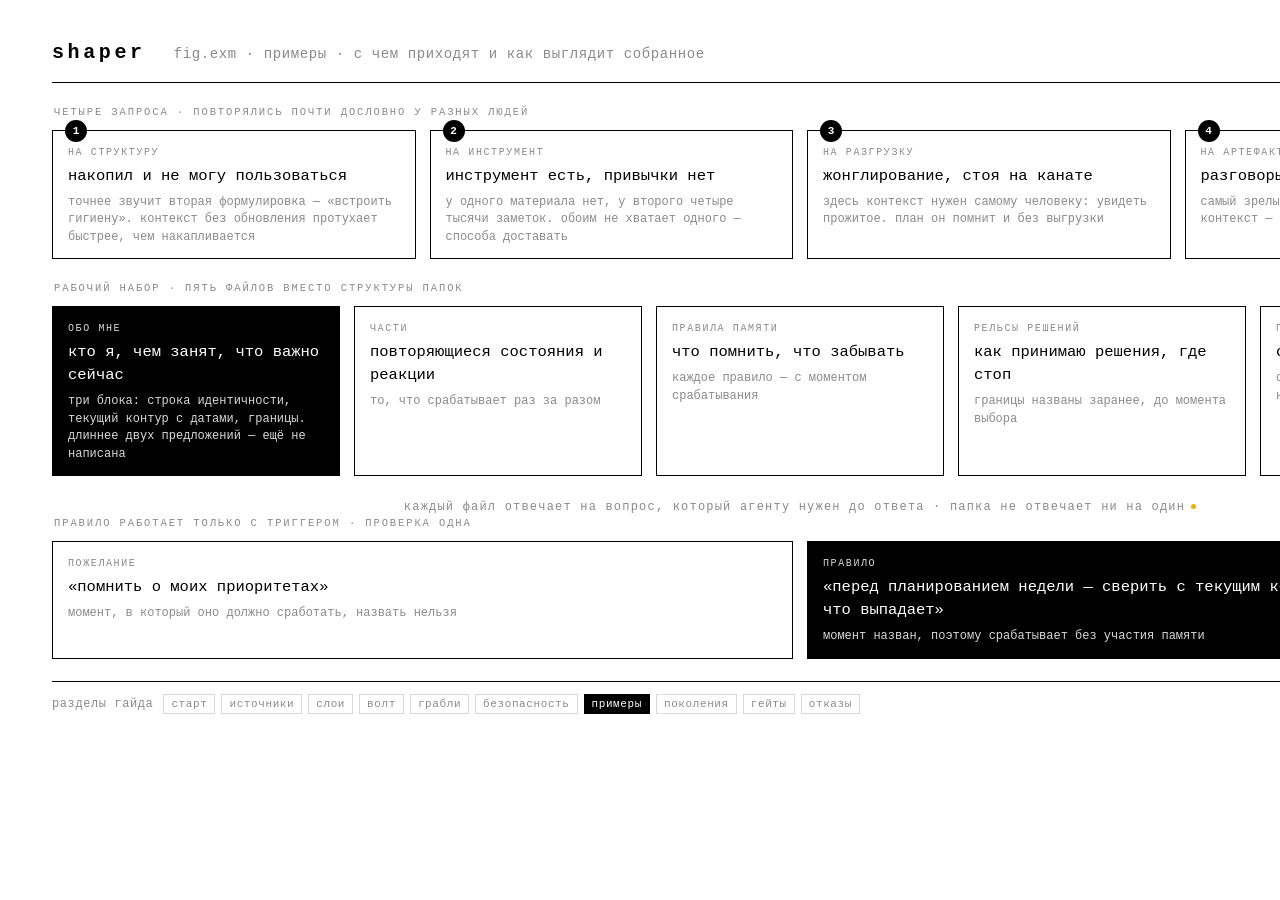
<file: assets/context-fig-examples.html>
<!doctype html>
<html lang="ru"><head><meta charset="utf-8">
<title>shaper · fig.exm · примеры · с чем приходят и как выглядит собранное</title><style>
  :root{ --bg:#fff; --ink:#000; --soft:#d9d9d9; --hair:#ececec; --muted:#8a8a8a; --flow:#e9b400;
    --mono:"JetBrains Mono", ui-monospace, SFMono-Regular, Menlo, Consolas, monospace; --frame:1px; }
  *{box-sizing:border-box;}
  html,body{ margin:0; padding:0; width:1600px; background:var(--bg); color:var(--ink);
    font-family:var(--mono); font-size:15px; line-height:1.5; -webkit-font-smoothing:antialiased; }
  body{ padding:38px 52px 30px; text-transform:lowercase; }
  header{ display:grid; grid-template-columns:auto 1fr auto; gap:28px; align-items:baseline;
    border-bottom:var(--frame) solid var(--ink); padding-bottom:14px; letter-spacing:.04em; margin-bottom:22px; }
  header .brand{ font-weight:600; letter-spacing:.18em; font-size:20px; }
  header .crumb{ color:var(--muted); font-size:14px; }
  header .meta{ color:var(--muted); font-size:12px; justify-self:end; }
  header .meta b{ color:var(--ink); font-weight:500; letter-spacing:.08em; }
  .band{ margin-bottom:22px; }
  .band-label{ font-size:10.5px; text-transform:uppercase; letter-spacing:.18em; color:var(--muted);
    margin:0 0 9px 2px; font-weight:500; }
  .row{ display:grid; gap:14px; }
  .block{ border:var(--frame) solid var(--ink); padding:14px 15px 12px; position:relative; background:var(--bg); }
  .block .num{ position:absolute; top:-11px; left:12px; width:22px; height:22px; background:var(--ink); color:var(--bg);
    border-radius:50%; display:grid; place-items:center; font-size:11px; font-weight:600; }
  .block h3{ margin:0; font-size:10px; text-transform:uppercase; letter-spacing:.16em; color:var(--muted); font-weight:500; }
  .block .lead{ font-size:15.5px; margin-top:5px; }
  .block .note{ font-size:12px; color:var(--muted); margin-top:6px; line-height:1.45; }
  .block.active{ background:var(--ink); color:var(--bg); }
  .block.active h3,.block.active .note{ color:var(--soft); }
  .block.active .num{ background:var(--bg); color:var(--ink); }
  .block.dash{ border-style:dashed; border-color:var(--muted); }
  .flow{ text-align:center; font-size:12px; color:var(--muted); letter-spacing:.1em; margin:9px 0 0; }
  .tbl{ border:var(--frame) solid var(--ink); display:grid; }
  .tbl div{ padding:8px 12px; border-right:var(--frame) solid var(--soft); font-size:13px; }
  .tbl div:last-child{ border-right:none; }
  .tbl .hd{ background:var(--hair); font-size:10px; text-transform:uppercase; letter-spacing:.15em; color:var(--muted); }
  .tbl .rh{ color:var(--muted); font-size:12px; letter-spacing:.05em; }
  .tbl .inv{ background:var(--ink); color:var(--bg); }
  .tbl .br{ border-top:var(--frame) solid var(--soft); }
  footer{ display:grid; grid-template-columns:1fr auto; align-items:baseline; gap:22px;
    border-top:var(--frame) solid var(--ink); padding-top:12px; margin-top:6px;
    color:var(--muted); font-size:12px; letter-spacing:.05em; }
  footer b{ color:var(--ink); font-weight:500; }
  .chips{ display:inline-flex; gap:6px; margin-left:10px; }
  .chips span{ border:var(--frame) solid var(--soft); padding:1px 7px; font-size:11px; }
  .chips span.on{ background:var(--ink); color:var(--bg); border-color:var(--ink); }
  .dot{ display:inline-block; width:5px; height:5px; background:var(--flow); border-radius:50%;
    vertical-align:middle; margin-left:6px; }
</style></head><body>
<header><span class="brand">shaper</span>
<span class="crumb">fig.exm · примеры · с чем приходят и как выглядит собранное</span>
<span class="meta">guide/ · <b>ai mindset</b> · 2026-07-30</span></header>
<div class="band"><p class="band-label">четыре запроса · повторялись почти дословно у разных людей</p><div class="row" style="grid-template-columns:repeat(4,1fr)"><div class="block "><span class="num">1</span><h3>на структуру</h3><div class="lead">накопил и не могу пользоваться</div><div class="note">точнее звучит вторая формулировка — «встроить гигиену». контекст без обновления протухает быстрее, чем накапливается</div></div><div class="block "><span class="num">2</span><h3>на инструмент</h3><div class="lead">инструмент есть, привычки нет</div><div class="note">у одного материала нет, у второго четыре тысячи заметок. обоим не хватает одного — способа доставать</div></div><div class="block "><span class="num">3</span><h3>на разгрузку</h3><div class="lead">жонглирование, стоя на канате</div><div class="note">здесь контекст нужен самому человеку: увидеть прожитое. план он помнит и без выгрузки</div></div><div class="block "><span class="num">4</span><h3>на артефакт</h3><div class="lead">разговоры в карты и артефакты</div><div class="note">самый зрелый тип: человек уже знает, что контекст — сырьё, и спрашивает про конвейер</div></div></div></div><div class="band"><p class="band-label">рабочий набор · пять файлов вместо структуры папок</p><div class="row" style="grid-template-columns:repeat(5,1fr)"><div class="block active"><h3>обо мне</h3><div class="lead">кто я, чем занят, что важно сейчас</div><div class="note">три блока: строка идентичности, текущий контур с датами, границы. длиннее двух предложений — ещё не написана</div></div><div class="block "><h3>части</h3><div class="lead">повторяющиеся состояния и реакции</div><div class="note">то, что срабатывает раз за разом</div></div><div class="block "><h3>правила памяти</h3><div class="lead">что помнить, что забывать</div><div class="note">каждое правило — с моментом срабатывания</div></div><div class="block "><h3>рельсы решений</h3><div class="lead">как принимаю решения, где стоп</div><div class="note">границы названы заранее, до момента выбора</div></div><div class="block "><h3>подготовка к разговору</h3><div class="lead">срез под конкретную встречу</div><div class="note">собирается под задачу, живёт недолго</div></div></div></div><p class="flow">каждый файл отвечает на вопрос, который агенту нужен до ответа · папка не отвечает ни на один<span class="dot"></span></p><div class="band"><p class="band-label">правило работает только с триггером · проверка одна</p><div class="row" style="grid-template-columns:1fr 1fr"><div class="block "><h3>пожелание</h3><div class="lead">«помнить о моих приоритетах»</div><div class="note">момент, в который оно должно сработать, назвать нельзя</div></div><div class="block active"><h3>правило</h3><div class="lead">«перед планированием недели — сверить с текущим контуром и назвать вслух, что выпадает»</div><div class="note">момент назван, поэтому срабатывает без участия памяти</div></div></div></div>
<footer><span>разделы гайда<span class="chips"><span class="">старт</span><span class="">источники</span><span class="">слои</span><span class="">волт</span><span class="">грабли</span><span class="">безопасность</span><span class="on">примеры</span><span class="">поколения</span><span class="">гейты</span><span class="">отказы</span></span></span>
<span><b>guide/07-examples.md</b></span></footer>
</body></html>
</file>
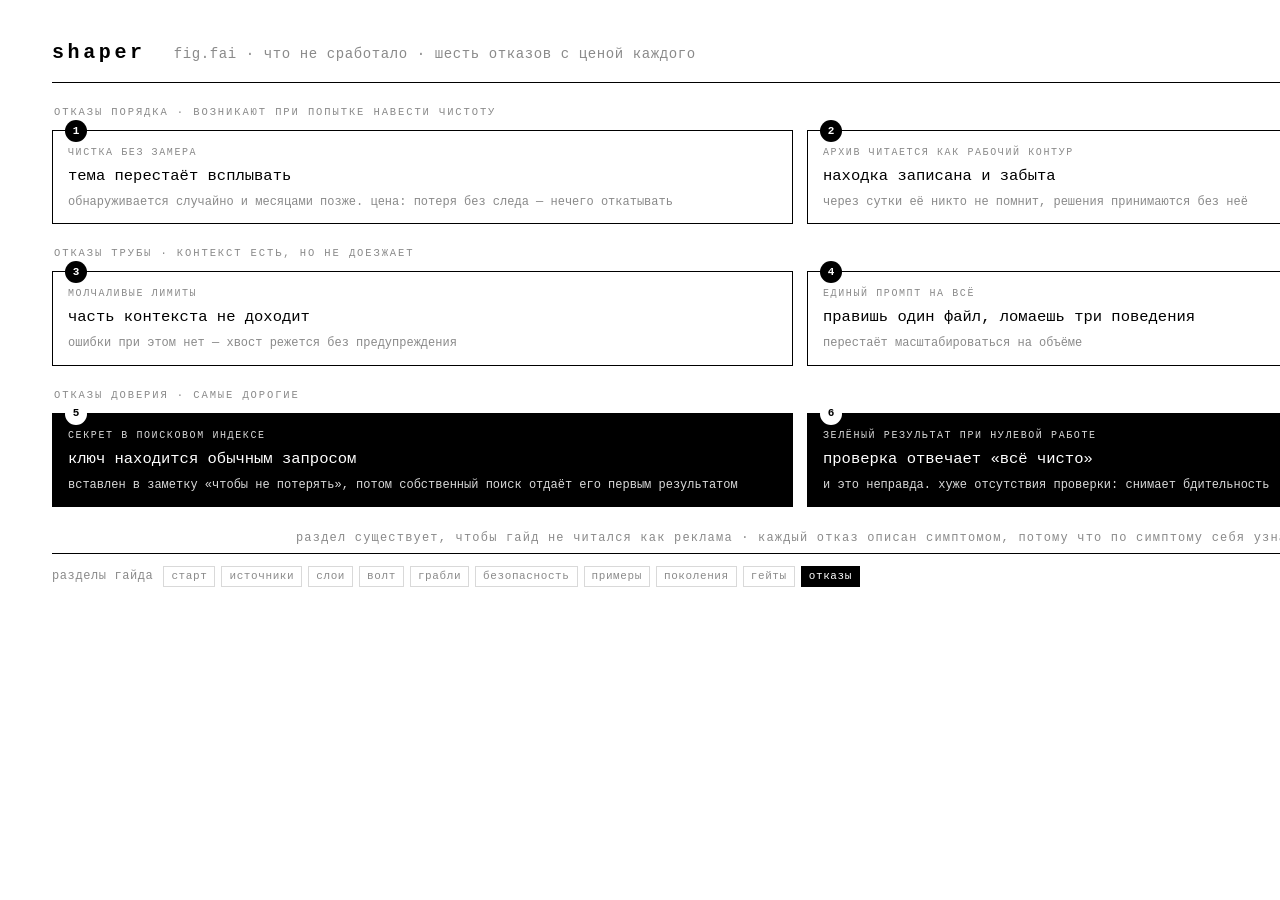
<file: assets/context-fig-failures.html>
<!doctype html>
<html lang="ru"><head><meta charset="utf-8">
<title>shaper · fig.fai · что не сработало · шесть отказов с ценой каждого</title><style>
  :root{ --bg:#fff; --ink:#000; --soft:#d9d9d9; --hair:#ececec; --muted:#8a8a8a; --flow:#e9b400;
    --mono:"JetBrains Mono", ui-monospace, SFMono-Regular, Menlo, Consolas, monospace; --frame:1px; }
  *{box-sizing:border-box;}
  html,body{ margin:0; padding:0; width:1600px; background:var(--bg); color:var(--ink);
    font-family:var(--mono); font-size:15px; line-height:1.5; -webkit-font-smoothing:antialiased; }
  body{ padding:38px 52px 30px; text-transform:lowercase; }
  header{ display:grid; grid-template-columns:auto 1fr auto; gap:28px; align-items:baseline;
    border-bottom:var(--frame) solid var(--ink); padding-bottom:14px; letter-spacing:.04em; margin-bottom:22px; }
  header .brand{ font-weight:600; letter-spacing:.18em; font-size:20px; }
  header .crumb{ color:var(--muted); font-size:14px; }
  header .meta{ color:var(--muted); font-size:12px; justify-self:end; }
  header .meta b{ color:var(--ink); font-weight:500; letter-spacing:.08em; }
  .band{ margin-bottom:22px; }
  .band-label{ font-size:10.5px; text-transform:uppercase; letter-spacing:.18em; color:var(--muted);
    margin:0 0 9px 2px; font-weight:500; }
  .row{ display:grid; gap:14px; }
  .block{ border:var(--frame) solid var(--ink); padding:14px 15px 12px; position:relative; background:var(--bg); }
  .block .num{ position:absolute; top:-11px; left:12px; width:22px; height:22px; background:var(--ink); color:var(--bg);
    border-radius:50%; display:grid; place-items:center; font-size:11px; font-weight:600; }
  .block h3{ margin:0; font-size:10px; text-transform:uppercase; letter-spacing:.16em; color:var(--muted); font-weight:500; }
  .block .lead{ font-size:15.5px; margin-top:5px; }
  .block .note{ font-size:12px; color:var(--muted); margin-top:6px; line-height:1.45; }
  .block.active{ background:var(--ink); color:var(--bg); }
  .block.active h3,.block.active .note{ color:var(--soft); }
  .block.active .num{ background:var(--bg); color:var(--ink); }
  .block.dash{ border-style:dashed; border-color:var(--muted); }
  .flow{ text-align:center; font-size:12px; color:var(--muted); letter-spacing:.1em; margin:9px 0 0; }
  .tbl{ border:var(--frame) solid var(--ink); display:grid; }
  .tbl div{ padding:8px 12px; border-right:var(--frame) solid var(--soft); font-size:13px; }
  .tbl div:last-child{ border-right:none; }
  .tbl .hd{ background:var(--hair); font-size:10px; text-transform:uppercase; letter-spacing:.15em; color:var(--muted); }
  .tbl .rh{ color:var(--muted); font-size:12px; letter-spacing:.05em; }
  .tbl .inv{ background:var(--ink); color:var(--bg); }
  .tbl .br{ border-top:var(--frame) solid var(--soft); }
  footer{ display:grid; grid-template-columns:1fr auto; align-items:baseline; gap:22px;
    border-top:var(--frame) solid var(--ink); padding-top:12px; margin-top:6px;
    color:var(--muted); font-size:12px; letter-spacing:.05em; }
  footer b{ color:var(--ink); font-weight:500; }
  .chips{ display:inline-flex; gap:6px; margin-left:10px; }
  .chips span{ border:var(--frame) solid var(--soft); padding:1px 7px; font-size:11px; }
  .chips span.on{ background:var(--ink); color:var(--bg); border-color:var(--ink); }
  .dot{ display:inline-block; width:5px; height:5px; background:var(--flow); border-radius:50%;
    vertical-align:middle; margin-left:6px; }
</style></head><body>
<header><span class="brand">shaper</span>
<span class="crumb">fig.fai · что не сработало · шесть отказов с ценой каждого</span>
<span class="meta">guide/ · <b>ai mindset</b> · 2026-07-30</span></header>
<div class="band"><p class="band-label">отказы порядка · возникают при попытке навести чистоту</p><div class="row" style="grid-template-columns:1fr 1fr"><div class="block "><span class="num">1</span><h3>чистка без замера</h3><div class="lead">тема перестаёт всплывать</div><div class="note">обнаруживается случайно и месяцами позже. цена: потеря без следа — нечего откатывать</div></div><div class="block "><span class="num">2</span><h3>архив читается как рабочий контур</h3><div class="lead">находка записана и забыта</div><div class="note">через сутки её никто не помнит, решения принимаются без неё</div></div></div></div><div class="band"><p class="band-label">отказы трубы · контекст есть, но не доезжает</p><div class="row" style="grid-template-columns:1fr 1fr"><div class="block "><span class="num">3</span><h3>молчаливые лимиты</h3><div class="lead">часть контекста не доходит</div><div class="note">ошибки при этом нет — хвост режется без предупреждения</div></div><div class="block "><span class="num">4</span><h3>единый промпт на всё</h3><div class="lead">правишь один файл, ломаешь три поведения</div><div class="note">перестаёт масштабироваться на объёме</div></div></div></div><div class="band"><p class="band-label">отказы доверия · самые дорогие</p><div class="row" style="grid-template-columns:1fr 1fr"><div class="block active"><span class="num">5</span><h3>секрет в поисковом индексе</h3><div class="lead">ключ находится обычным запросом</div><div class="note">вставлен в заметку «чтобы не потерять», потом собственный поиск отдаёт его первым результатом</div></div><div class="block active"><span class="num">6</span><h3>зелёный результат при нулевой работе</h3><div class="lead">проверка отвечает «всё чисто»</div><div class="note">и это неправда. хуже отсутствия проверки: снимает бдительность</div></div></div></div><p class="flow">раздел существует, чтобы гайд не читался как реклама · каждый отказ описан симптомом, потому что по симптому себя узнают</p>
<footer><span>разделы гайда<span class="chips"><span class="">старт</span><span class="">источники</span><span class="">слои</span><span class="">волт</span><span class="">грабли</span><span class="">безопасность</span><span class="">примеры</span><span class="">поколения</span><span class="">гейты</span><span class="on">отказы</span></span></span>
<span><b>guide/10-failures.md</b></span></footer>
</body></html>
</file>
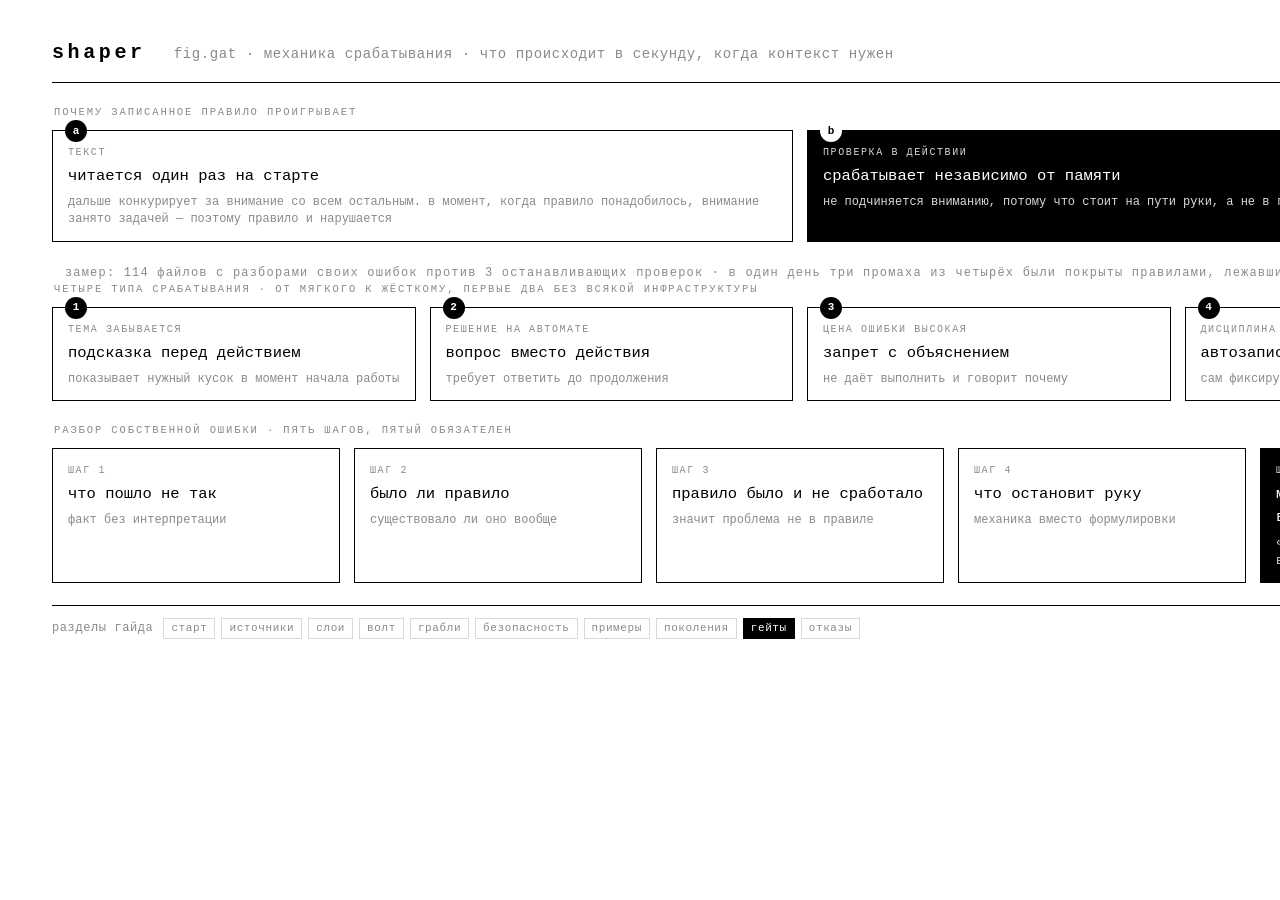
<file: assets/context-fig-gates.html>
<!doctype html>
<html lang="ru"><head><meta charset="utf-8">
<title>shaper · fig.gat · механика срабатывания · что происходит в секунду, когда контекст нужен</title><style>
  :root{ --bg:#fff; --ink:#000; --soft:#d9d9d9; --hair:#ececec; --muted:#8a8a8a; --flow:#e9b400;
    --mono:"JetBrains Mono", ui-monospace, SFMono-Regular, Menlo, Consolas, monospace; --frame:1px; }
  *{box-sizing:border-box;}
  html,body{ margin:0; padding:0; width:1600px; background:var(--bg); color:var(--ink);
    font-family:var(--mono); font-size:15px; line-height:1.5; -webkit-font-smoothing:antialiased; }
  body{ padding:38px 52px 30px; text-transform:lowercase; }
  header{ display:grid; grid-template-columns:auto 1fr auto; gap:28px; align-items:baseline;
    border-bottom:var(--frame) solid var(--ink); padding-bottom:14px; letter-spacing:.04em; margin-bottom:22px; }
  header .brand{ font-weight:600; letter-spacing:.18em; font-size:20px; }
  header .crumb{ color:var(--muted); font-size:14px; }
  header .meta{ color:var(--muted); font-size:12px; justify-self:end; }
  header .meta b{ color:var(--ink); font-weight:500; letter-spacing:.08em; }
  .band{ margin-bottom:22px; }
  .band-label{ font-size:10.5px; text-transform:uppercase; letter-spacing:.18em; color:var(--muted);
    margin:0 0 9px 2px; font-weight:500; }
  .row{ display:grid; gap:14px; }
  .block{ border:var(--frame) solid var(--ink); padding:14px 15px 12px; position:relative; background:var(--bg); }
  .block .num{ position:absolute; top:-11px; left:12px; width:22px; height:22px; background:var(--ink); color:var(--bg);
    border-radius:50%; display:grid; place-items:center; font-size:11px; font-weight:600; }
  .block h3{ margin:0; font-size:10px; text-transform:uppercase; letter-spacing:.16em; color:var(--muted); font-weight:500; }
  .block .lead{ font-size:15.5px; margin-top:5px; }
  .block .note{ font-size:12px; color:var(--muted); margin-top:6px; line-height:1.45; }
  .block.active{ background:var(--ink); color:var(--bg); }
  .block.active h3,.block.active .note{ color:var(--soft); }
  .block.active .num{ background:var(--bg); color:var(--ink); }
  .block.dash{ border-style:dashed; border-color:var(--muted); }
  .flow{ text-align:center; font-size:12px; color:var(--muted); letter-spacing:.1em; margin:9px 0 0; }
  .tbl{ border:var(--frame) solid var(--ink); display:grid; }
  .tbl div{ padding:8px 12px; border-right:var(--frame) solid var(--soft); font-size:13px; }
  .tbl div:last-child{ border-right:none; }
  .tbl .hd{ background:var(--hair); font-size:10px; text-transform:uppercase; letter-spacing:.15em; color:var(--muted); }
  .tbl .rh{ color:var(--muted); font-size:12px; letter-spacing:.05em; }
  .tbl .inv{ background:var(--ink); color:var(--bg); }
  .tbl .br{ border-top:var(--frame) solid var(--soft); }
  footer{ display:grid; grid-template-columns:1fr auto; align-items:baseline; gap:22px;
    border-top:var(--frame) solid var(--ink); padding-top:12px; margin-top:6px;
    color:var(--muted); font-size:12px; letter-spacing:.05em; }
  footer b{ color:var(--ink); font-weight:500; }
  .chips{ display:inline-flex; gap:6px; margin-left:10px; }
  .chips span{ border:var(--frame) solid var(--soft); padding:1px 7px; font-size:11px; }
  .chips span.on{ background:var(--ink); color:var(--bg); border-color:var(--ink); }
  .dot{ display:inline-block; width:5px; height:5px; background:var(--flow); border-radius:50%;
    vertical-align:middle; margin-left:6px; }
</style></head><body>
<header><span class="brand">shaper</span>
<span class="crumb">fig.gat · механика срабатывания · что происходит в секунду, когда контекст нужен</span>
<span class="meta">guide/ · <b>ai mindset</b> · 2026-07-30</span></header>
<div class="band"><p class="band-label">почему записанное правило проигрывает</p><div class="row" style="grid-template-columns:1fr 1fr"><div class="block "><span class="num">a</span><h3>текст</h3><div class="lead">читается один раз на старте</div><div class="note">дальше конкурирует за внимание со всем остальным. в момент, когда правило понадобилось, внимание занято задачей — поэтому правило и нарушается</div></div><div class="block active"><span class="num">b</span><h3>проверка в действии</h3><div class="lead">срабатывает независимо от памяти</div><div class="note">не подчиняется вниманию, потому что стоит на пути руки, а не в голове</div></div></div></div><p class="flow">замер: 114 файлов с разборами своих ошибок против 3 останавливающих проверок · в один день три промаха из четырёх были покрыты правилами, лежавшими в контексте в ту же секунду</p><div class="band"><p class="band-label">четыре типа срабатывания · от мягкого к жёсткому, первые два без всякой инфраструктуры</p><div class="row" style="grid-template-columns:repeat(4,1fr)"><div class="block "><span class="num">1</span><h3>тема забывается</h3><div class="lead">подсказка перед действием</div><div class="note">показывает нужный кусок в момент начала работы</div></div><div class="block "><span class="num">2</span><h3>решение на автомате</h3><div class="lead">вопрос вместо действия</div><div class="note">требует ответить до продолжения</div></div><div class="block "><span class="num">3</span><h3>цена ошибки высокая</h3><div class="lead">запрет с объяснением</div><div class="note">не даёт выполнить и говорит почему</div></div><div class="block "><span class="num">4</span><h3>дисциплина не держится</h3><div class="lead">автозапись факта</div><div class="note">сам фиксирует то, что человек забывает</div></div></div></div><div class="band"><p class="band-label">разбор собственной ошибки · пять шагов, пятый обязателен</p><div class="row" style="grid-template-columns:repeat(5,1fr)"><div class="block "><h3>шаг 1</h3><div class="lead">что пошло не так</div><div class="note">факт без интерпретации</div></div><div class="block "><h3>шаг 2</h3><div class="lead">было ли правило</div><div class="note">существовало ли оно вообще</div></div><div class="block "><h3>шаг 3</h3><div class="lead">правило было и не сработало</div><div class="note">значит проблема не в правиле</div></div><div class="block "><h3>шаг 4</h3><div class="lead">что остановит руку</div><div class="note">механика вместо формулировки</div></div><div class="block active"><h3>шаг 5</h3><div class="lead">механики нет — сказать вслух</div><div class="note">«здесь только текст». осознанный выбор работает, забывчивость нет</div></div></div></div>
<footer><span>разделы гайда<span class="chips"><span class="">старт</span><span class="">источники</span><span class="">слои</span><span class="">волт</span><span class="">грабли</span><span class="">безопасность</span><span class="">примеры</span><span class="">поколения</span><span class="on">гейты</span><span class="">отказы</span></span></span>
<span><b>guide/09-gates.md</b></span></footer>
</body></html>
</file>
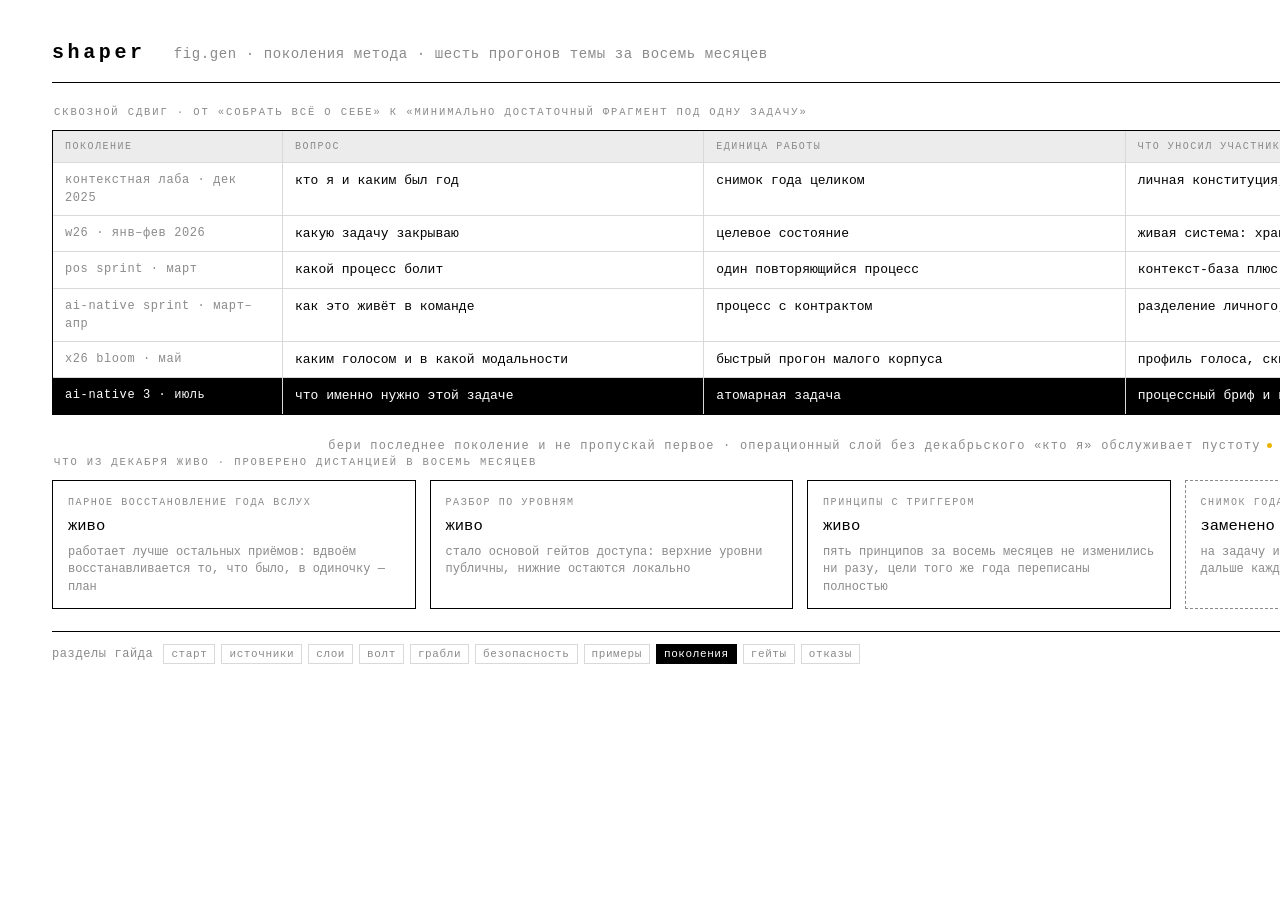
<file: assets/context-fig-generations.html>
<!doctype html>
<html lang="ru"><head><meta charset="utf-8">
<title>shaper · fig.gen · поколения метода · шесть прогонов темы за восемь месяцев</title><style>
  :root{ --bg:#fff; --ink:#000; --soft:#d9d9d9; --hair:#ececec; --muted:#8a8a8a; --flow:#e9b400;
    --mono:"JetBrains Mono", ui-monospace, SFMono-Regular, Menlo, Consolas, monospace; --frame:1px; }
  *{box-sizing:border-box;}
  html,body{ margin:0; padding:0; width:1600px; background:var(--bg); color:var(--ink);
    font-family:var(--mono); font-size:15px; line-height:1.5; -webkit-font-smoothing:antialiased; }
  body{ padding:38px 52px 30px; text-transform:lowercase; }
  header{ display:grid; grid-template-columns:auto 1fr auto; gap:28px; align-items:baseline;
    border-bottom:var(--frame) solid var(--ink); padding-bottom:14px; letter-spacing:.04em; margin-bottom:22px; }
  header .brand{ font-weight:600; letter-spacing:.18em; font-size:20px; }
  header .crumb{ color:var(--muted); font-size:14px; }
  header .meta{ color:var(--muted); font-size:12px; justify-self:end; }
  header .meta b{ color:var(--ink); font-weight:500; letter-spacing:.08em; }
  .band{ margin-bottom:22px; }
  .band-label{ font-size:10.5px; text-transform:uppercase; letter-spacing:.18em; color:var(--muted);
    margin:0 0 9px 2px; font-weight:500; }
  .row{ display:grid; gap:14px; }
  .block{ border:var(--frame) solid var(--ink); padding:14px 15px 12px; position:relative; background:var(--bg); }
  .block .num{ position:absolute; top:-11px; left:12px; width:22px; height:22px; background:var(--ink); color:var(--bg);
    border-radius:50%; display:grid; place-items:center; font-size:11px; font-weight:600; }
  .block h3{ margin:0; font-size:10px; text-transform:uppercase; letter-spacing:.16em; color:var(--muted); font-weight:500; }
  .block .lead{ font-size:15.5px; margin-top:5px; }
  .block .note{ font-size:12px; color:var(--muted); margin-top:6px; line-height:1.45; }
  .block.active{ background:var(--ink); color:var(--bg); }
  .block.active h3,.block.active .note{ color:var(--soft); }
  .block.active .num{ background:var(--bg); color:var(--ink); }
  .block.dash{ border-style:dashed; border-color:var(--muted); }
  .flow{ text-align:center; font-size:12px; color:var(--muted); letter-spacing:.1em; margin:9px 0 0; }
  .tbl{ border:var(--frame) solid var(--ink); display:grid; }
  .tbl div{ padding:8px 12px; border-right:var(--frame) solid var(--soft); font-size:13px; }
  .tbl div:last-child{ border-right:none; }
  .tbl .hd{ background:var(--hair); font-size:10px; text-transform:uppercase; letter-spacing:.15em; color:var(--muted); }
  .tbl .rh{ color:var(--muted); font-size:12px; letter-spacing:.05em; }
  .tbl .inv{ background:var(--ink); color:var(--bg); }
  .tbl .br{ border-top:var(--frame) solid var(--soft); }
  footer{ display:grid; grid-template-columns:1fr auto; align-items:baseline; gap:22px;
    border-top:var(--frame) solid var(--ink); padding-top:12px; margin-top:6px;
    color:var(--muted); font-size:12px; letter-spacing:.05em; }
  footer b{ color:var(--ink); font-weight:500; }
  .chips{ display:inline-flex; gap:6px; margin-left:10px; }
  .chips span{ border:var(--frame) solid var(--soft); padding:1px 7px; font-size:11px; }
  .chips span.on{ background:var(--ink); color:var(--bg); border-color:var(--ink); }
  .dot{ display:inline-block; width:5px; height:5px; background:var(--flow); border-radius:50%;
    vertical-align:middle; margin-left:6px; }
</style></head><body>
<header><span class="brand">shaper</span>
<span class="crumb">fig.gen · поколения метода · шесть прогонов темы за восемь месяцев</span>
<span class="meta">guide/ · <b>ai mindset</b> · 2026-07-30</span></header>
<div class="band"><p class="band-label">сквозной сдвиг · от «собрать всё о себе» к «минимально достаточный фрагмент под одну задачу»</p><div class="tbl" style="grid-template-columns:230px 1fr 1fr 1fr"><div class="hd">поколение</div><div class="hd">вопрос</div><div class="hd">единица работы</div><div class="hd">что уносил участник</div><div class="rh br">контекстная лаба · дек 2025</div><div class="br">кто я и каким был год</div><div class="br">снимок года целиком</div><div class="br">личная конституция, системный промпт</div><div class="rh br">W26 · янв–фев 2026</div><div class="br">какую задачу закрываю</div><div class="br">целевое состояние</div><div class="br">живая система: хранилище, инструкции, память</div><div class="rh br">POS Sprint · март</div><div class="br">какой процесс болит</div><div class="br">один повторяющийся процесс</div><div class="br">контекст-база плюс агент</div><div class="rh br">AI-Native Sprint · март–апр</div><div class="br">как это живёт в команде</div><div class="br">процесс с контрактом</div><div class="br">разделение личного, общего и кодового контура</div><div class="rh br">X26 Bloom · май</div><div class="br">каким голосом и в какой модальности</div><div class="br">быстрый прогон малого корпуса</div><div class="br">профиль голоса, скилл-маршрутизатор</div><div class="rh inv br">AI-Native 3 · июль</div><div class="inv br">что именно нужно этой задаче</div><div class="inv br">атомарная задача</div><div class="inv br">процессный бриф и карта контекста</div></div></div><p class="flow">бери последнее поколение и не пропускай первое · операционный слой без декабрьского «кто я» обслуживает пустоту<span class="dot"></span></p><div class="band"><p class="band-label">что из декабря живо · проверено дистанцией в восемь месяцев</p><div class="row" style="grid-template-columns:repeat(4,1fr)"><div class="block "><h3>парное восстановление года вслух</h3><div class="lead">живо</div><div class="note">работает лучше остальных приёмов: вдвоём восстанавливается то, что было, в одиночку — план</div></div><div class="block "><h3>разбор по уровням</h3><div class="lead">живо</div><div class="note">стало основой гейтов доступа: верхние уровни публичны, нижние остаются локально</div></div><div class="block "><h3>принципы с триггером</h3><div class="lead">живо</div><div class="note">пять принципов за восемь месяцев не изменились ни разу, цели того же года переписаны полностью</div></div><div class="block dash"><h3>снимок года как единица работы</h3><div class="lead">заменено</div><div class="note">на задачу и процесс. декабрь отвечал «кто я», дальше каждое поколение добавляло эксплуатацию</div></div></div></div>
<footer><span>разделы гайда<span class="chips"><span class="">старт</span><span class="">источники</span><span class="">слои</span><span class="">волт</span><span class="">грабли</span><span class="">безопасность</span><span class="">примеры</span><span class="on">поколения</span><span class="">гейты</span><span class="">отказы</span></span></span>
<span><b>guide/08-generations.md</b></span></footer>
</body></html>
</file>
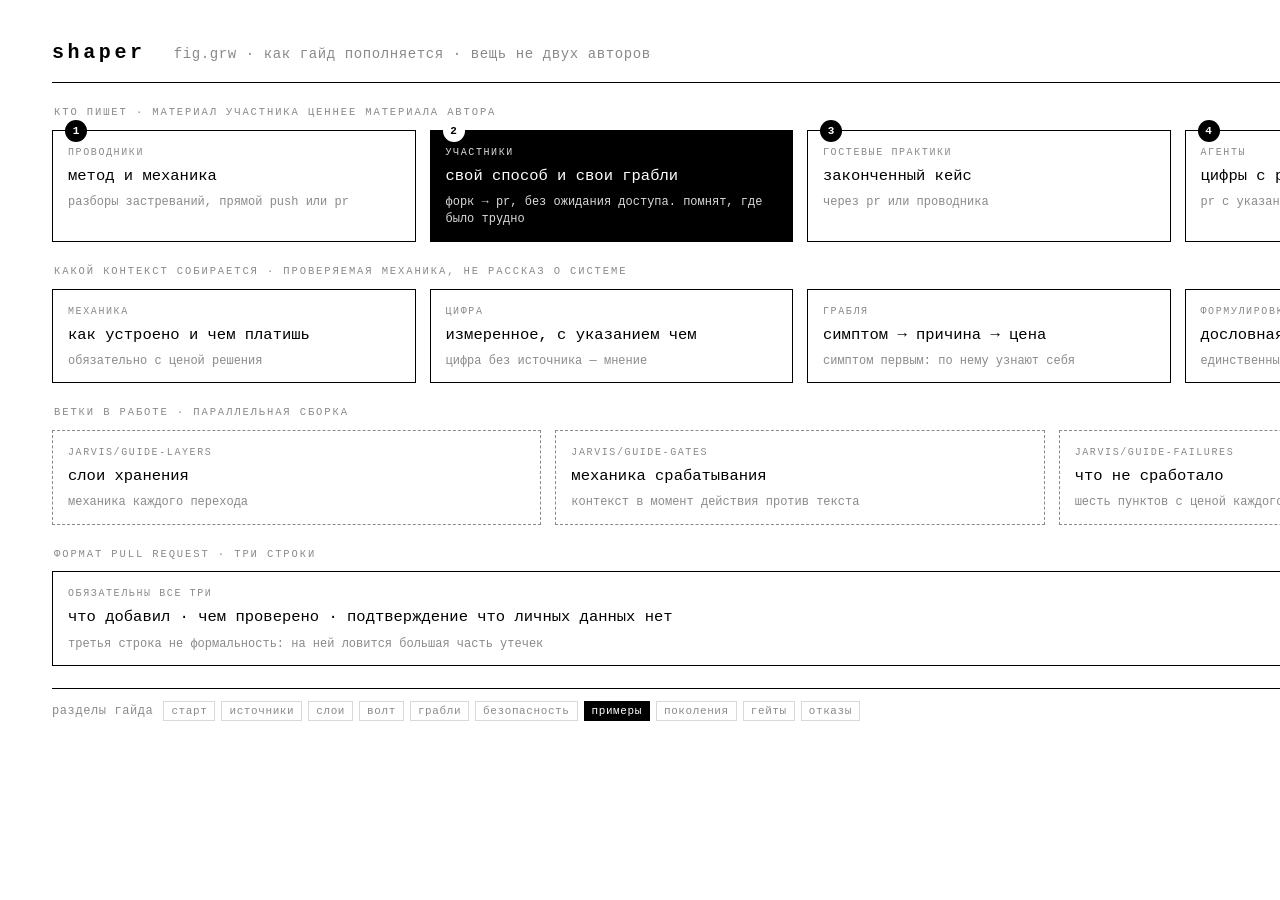
<file: assets/context-fig-growth.html>
<!doctype html>
<html lang="ru"><head><meta charset="utf-8">
<title>shaper · fig.grw · как гайд пополняется · вещь не двух авторов</title><style>
  :root{ --bg:#fff; --ink:#000; --soft:#d9d9d9; --hair:#ececec; --muted:#8a8a8a; --flow:#e9b400;
    --mono:"JetBrains Mono", ui-monospace, SFMono-Regular, Menlo, Consolas, monospace; --frame:1px; }
  *{box-sizing:border-box;}
  html,body{ margin:0; padding:0; width:1600px; background:var(--bg); color:var(--ink);
    font-family:var(--mono); font-size:15px; line-height:1.5; -webkit-font-smoothing:antialiased; }
  body{ padding:38px 52px 30px; text-transform:lowercase; }
  header{ display:grid; grid-template-columns:auto 1fr auto; gap:28px; align-items:baseline;
    border-bottom:var(--frame) solid var(--ink); padding-bottom:14px; letter-spacing:.04em; margin-bottom:22px; }
  header .brand{ font-weight:600; letter-spacing:.18em; font-size:20px; }
  header .crumb{ color:var(--muted); font-size:14px; }
  header .meta{ color:var(--muted); font-size:12px; justify-self:end; }
  header .meta b{ color:var(--ink); font-weight:500; letter-spacing:.08em; }
  .band{ margin-bottom:22px; }
  .band-label{ font-size:10.5px; text-transform:uppercase; letter-spacing:.18em; color:var(--muted);
    margin:0 0 9px 2px; font-weight:500; }
  .row{ display:grid; gap:14px; }
  .block{ border:var(--frame) solid var(--ink); padding:14px 15px 12px; position:relative; background:var(--bg); }
  .block .num{ position:absolute; top:-11px; left:12px; width:22px; height:22px; background:var(--ink); color:var(--bg);
    border-radius:50%; display:grid; place-items:center; font-size:11px; font-weight:600; }
  .block h3{ margin:0; font-size:10px; text-transform:uppercase; letter-spacing:.16em; color:var(--muted); font-weight:500; }
  .block .lead{ font-size:15.5px; margin-top:5px; }
  .block .note{ font-size:12px; color:var(--muted); margin-top:6px; line-height:1.45; }
  .block.active{ background:var(--ink); color:var(--bg); }
  .block.active h3,.block.active .note{ color:var(--soft); }
  .block.active .num{ background:var(--bg); color:var(--ink); }
  .block.dash{ border-style:dashed; border-color:var(--muted); }
  .flow{ text-align:center; font-size:12px; color:var(--muted); letter-spacing:.1em; margin:9px 0 0; }
  .tbl{ border:var(--frame) solid var(--ink); display:grid; }
  .tbl div{ padding:8px 12px; border-right:var(--frame) solid var(--soft); font-size:13px; }
  .tbl div:last-child{ border-right:none; }
  .tbl .hd{ background:var(--hair); font-size:10px; text-transform:uppercase; letter-spacing:.15em; color:var(--muted); }
  .tbl .rh{ color:var(--muted); font-size:12px; letter-spacing:.05em; }
  .tbl .inv{ background:var(--ink); color:var(--bg); }
  .tbl .br{ border-top:var(--frame) solid var(--soft); }
  footer{ display:grid; grid-template-columns:1fr auto; align-items:baseline; gap:22px;
    border-top:var(--frame) solid var(--ink); padding-top:12px; margin-top:6px;
    color:var(--muted); font-size:12px; letter-spacing:.05em; }
  footer b{ color:var(--ink); font-weight:500; }
  .chips{ display:inline-flex; gap:6px; margin-left:10px; }
  .chips span{ border:var(--frame) solid var(--soft); padding:1px 7px; font-size:11px; }
  .chips span.on{ background:var(--ink); color:var(--bg); border-color:var(--ink); }
  .dot{ display:inline-block; width:5px; height:5px; background:var(--flow); border-radius:50%;
    vertical-align:middle; margin-left:6px; }
</style></head><body>
<header><span class="brand">shaper</span>
<span class="crumb">fig.grw · как гайд пополняется · вещь не двух авторов</span>
<span class="meta">guide/ · <b>ai mindset</b> · 2026-07-30</span></header>
<div class="band"><p class="band-label">кто пишет · материал участника ценнее материала автора</p><div class="row" style="grid-template-columns:repeat(4,1fr)"><div class="block "><span class="num">1</span><h3>проводники</h3><div class="lead">метод и механика</div><div class="note">разборы застреваний, прямой push или PR</div></div><div class="block active"><span class="num">2</span><h3>участники</h3><div class="lead">свой способ и свои грабли</div><div class="note">форк → PR, без ожидания доступа. помнят, где было трудно</div></div><div class="block "><span class="num">3</span><h3>гостевые практики</h3><div class="lead">законченный кейс</div><div class="note">через PR или проводника</div></div><div class="block "><span class="num">4</span><h3>агенты</h3><div class="lead">цифры с работающих систем</div><div class="note">PR с указанием, чем проверено</div></div></div></div><div class="band"><p class="band-label">какой контекст собирается · проверяемая механика, не рассказ о системе</p><div class="row" style="grid-template-columns:repeat(4,1fr)"><div class="block "><h3>механика</h3><div class="lead">как устроено и чем платишь</div><div class="note">обязательно с ценой решения</div></div><div class="block "><h3>цифра</h3><div class="lead">измеренное, с указанием чем</div><div class="note">цифра без источника — мнение</div></div><div class="block "><h3>грабля</h3><div class="lead">симптом → причина → цена</div><div class="note">симптом первым: по нему узнают себя</div></div><div class="block "><h3>формулировка</h3><div class="lead">дословная фраза о затыке</div><div class="note">единственный честный портрет читателя</div></div></div></div><div class="band"><p class="band-label">ветки в работе · параллельная сборка</p><div class="row" style="grid-template-columns:1fr 1fr 1fr"><div class="block dash"><h3>jarvis/guide-layers</h3><div class="lead">слои хранения</div><div class="note">механика каждого перехода</div></div><div class="block dash"><h3>jarvis/guide-gates</h3><div class="lead">механика срабатывания</div><div class="note">контекст в момент действия против текста</div></div><div class="block dash"><h3>jarvis/guide-failures</h3><div class="lead">что не сработало</div><div class="note">шесть пунктов с ценой каждого</div></div></div></div><div class="band"><p class="band-label">формат pull request · три строки</p><div class="row" style="grid-template-columns:1fr"><div class="block "><h3>обязательны все три</h3><div class="lead">что добавил · чем проверено · подтверждение что личных данных нет</div><div class="note">третья строка не формальность: на ней ловится большая часть утечек</div></div></div></div>
<footer><span>разделы гайда<span class="chips"><span class="">старт</span><span class="">источники</span><span class="">слои</span><span class="">волт</span><span class="">грабли</span><span class="">безопасность</span><span class="on">примеры</span><span class="">поколения</span><span class="">гейты</span><span class="">отказы</span></span></span>
<span><b>guide/CONTRIBUTING.md</b></span></footer>
</body></html>
</file>
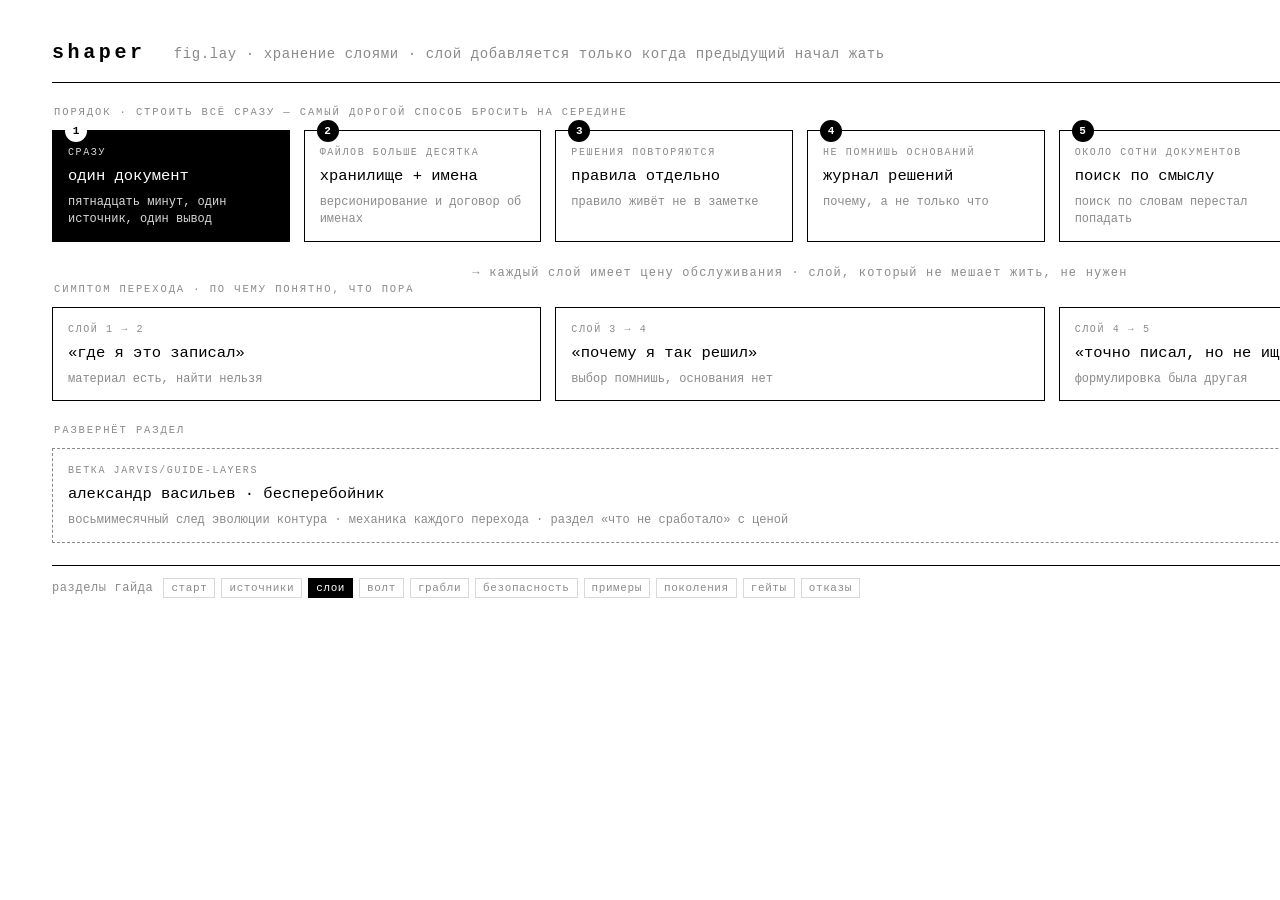
<file: assets/context-fig-layers.html>
<!doctype html>
<html lang="ru"><head><meta charset="utf-8">
<title>shaper · fig.lay · хранение слоями · слой добавляется только когда предыдущий начал жать</title><style>
  :root{ --bg:#fff; --ink:#000; --soft:#d9d9d9; --hair:#ececec; --muted:#8a8a8a; --flow:#e9b400;
    --mono:"JetBrains Mono", ui-monospace, SFMono-Regular, Menlo, Consolas, monospace; --frame:1px; }
  *{box-sizing:border-box;}
  html,body{ margin:0; padding:0; width:1600px; background:var(--bg); color:var(--ink);
    font-family:var(--mono); font-size:15px; line-height:1.5; -webkit-font-smoothing:antialiased; }
  body{ padding:38px 52px 30px; text-transform:lowercase; }
  header{ display:grid; grid-template-columns:auto 1fr auto; gap:28px; align-items:baseline;
    border-bottom:var(--frame) solid var(--ink); padding-bottom:14px; letter-spacing:.04em; margin-bottom:22px; }
  header .brand{ font-weight:600; letter-spacing:.18em; font-size:20px; }
  header .crumb{ color:var(--muted); font-size:14px; }
  header .meta{ color:var(--muted); font-size:12px; justify-self:end; }
  header .meta b{ color:var(--ink); font-weight:500; letter-spacing:.08em; }
  .band{ margin-bottom:22px; }
  .band-label{ font-size:10.5px; text-transform:uppercase; letter-spacing:.18em; color:var(--muted);
    margin:0 0 9px 2px; font-weight:500; }
  .row{ display:grid; gap:14px; }
  .block{ border:var(--frame) solid var(--ink); padding:14px 15px 12px; position:relative; background:var(--bg); }
  .block .num{ position:absolute; top:-11px; left:12px; width:22px; height:22px; background:var(--ink); color:var(--bg);
    border-radius:50%; display:grid; place-items:center; font-size:11px; font-weight:600; }
  .block h3{ margin:0; font-size:10px; text-transform:uppercase; letter-spacing:.16em; color:var(--muted); font-weight:500; }
  .block .lead{ font-size:15.5px; margin-top:5px; }
  .block .note{ font-size:12px; color:var(--muted); margin-top:6px; line-height:1.45; }
  .block.active{ background:var(--ink); color:var(--bg); }
  .block.active h3,.block.active .note{ color:var(--soft); }
  .block.active .num{ background:var(--bg); color:var(--ink); }
  .block.dash{ border-style:dashed; border-color:var(--muted); }
  .flow{ text-align:center; font-size:12px; color:var(--muted); letter-spacing:.1em; margin:9px 0 0; }
  .tbl{ border:var(--frame) solid var(--ink); display:grid; }
  .tbl div{ padding:8px 12px; border-right:var(--frame) solid var(--soft); font-size:13px; }
  .tbl div:last-child{ border-right:none; }
  .tbl .hd{ background:var(--hair); font-size:10px; text-transform:uppercase; letter-spacing:.15em; color:var(--muted); }
  .tbl .rh{ color:var(--muted); font-size:12px; letter-spacing:.05em; }
  .tbl .inv{ background:var(--ink); color:var(--bg); }
  .tbl .br{ border-top:var(--frame) solid var(--soft); }
  footer{ display:grid; grid-template-columns:1fr auto; align-items:baseline; gap:22px;
    border-top:var(--frame) solid var(--ink); padding-top:12px; margin-top:6px;
    color:var(--muted); font-size:12px; letter-spacing:.05em; }
  footer b{ color:var(--ink); font-weight:500; }
  .chips{ display:inline-flex; gap:6px; margin-left:10px; }
  .chips span{ border:var(--frame) solid var(--soft); padding:1px 7px; font-size:11px; }
  .chips span.on{ background:var(--ink); color:var(--bg); border-color:var(--ink); }
  .dot{ display:inline-block; width:5px; height:5px; background:var(--flow); border-radius:50%;
    vertical-align:middle; margin-left:6px; }
</style></head><body>
<header><span class="brand">shaper</span>
<span class="crumb">fig.lay · хранение слоями · слой добавляется только когда предыдущий начал жать</span>
<span class="meta">guide/ · <b>ai mindset</b> · 2026-07-30</span></header>
<div class="band"><p class="band-label">порядок · строить всё сразу — самый дорогой способ бросить на середине</p><div class="row" style="grid-template-columns:repeat(6,1fr)"><div class="block active"><span class="num">1</span><h3>сразу</h3><div class="lead">один документ</div><div class="note">пятнадцать минут, один источник, один вывод</div></div><div class="block "><span class="num">2</span><h3>файлов больше десятка</h3><div class="lead">хранилище + имена</div><div class="note">версионирование и договор об именах</div></div><div class="block "><span class="num">3</span><h3>решения повторяются</h3><div class="lead">правила отдельно</div><div class="note">правило живёт не в заметке</div></div><div class="block "><span class="num">4</span><h3>не помнишь оснований</h3><div class="lead">журнал решений</div><div class="note">почему, а не только что</div></div><div class="block "><span class="num">5</span><h3>около сотни документов</h3><div class="lead">поиск по смыслу</div><div class="note">поиск по словам перестал попадать</div></div><div class="block "><span class="num">6</span><h3>работа длиннее захода</h3><div class="lead">чекпоинты сессий</div><div class="note">состояние переживает перерыв</div></div></div></div><p class="flow">→ каждый слой имеет цену обслуживания · слой, который не мешает жить, не нужен</p><div class="band"><p class="band-label">симптом перехода · по чему понятно, что пора</p><div class="row" style="grid-template-columns:1fr 1fr 1fr"><div class="block "><h3>слой 1 → 2</h3><div class="lead">«где я это записал»</div><div class="note">материал есть, найти нельзя</div></div><div class="block "><h3>слой 3 → 4</h3><div class="lead">«почему я так решил»</div><div class="note">выбор помнишь, основания нет</div></div><div class="block "><h3>слой 4 → 5</h3><div class="lead">«точно писал, но не ищется»</div><div class="note">формулировка была другая</div></div></div></div><div class="band"><p class="band-label">развернёт раздел</p><div class="row" style="grid-template-columns:1fr"><div class="block dash"><h3>ветка jarvis/guide-layers</h3><div class="lead">александр васильев · бесперебойник</div><div class="note">восьмимесячный след эволюции контура · механика каждого перехода · раздел «что не сработало» с ценой</div></div></div></div>
<footer><span>разделы гайда<span class="chips"><span class="">старт</span><span class="">источники</span><span class="on">слои</span><span class="">волт</span><span class="">грабли</span><span class="">безопасность</span><span class="">примеры</span><span class="">поколения</span><span class="">гейты</span><span class="">отказы</span></span></span>
<span><b>guide/03-layers.md</b></span></footer>
</body></html>
</file>
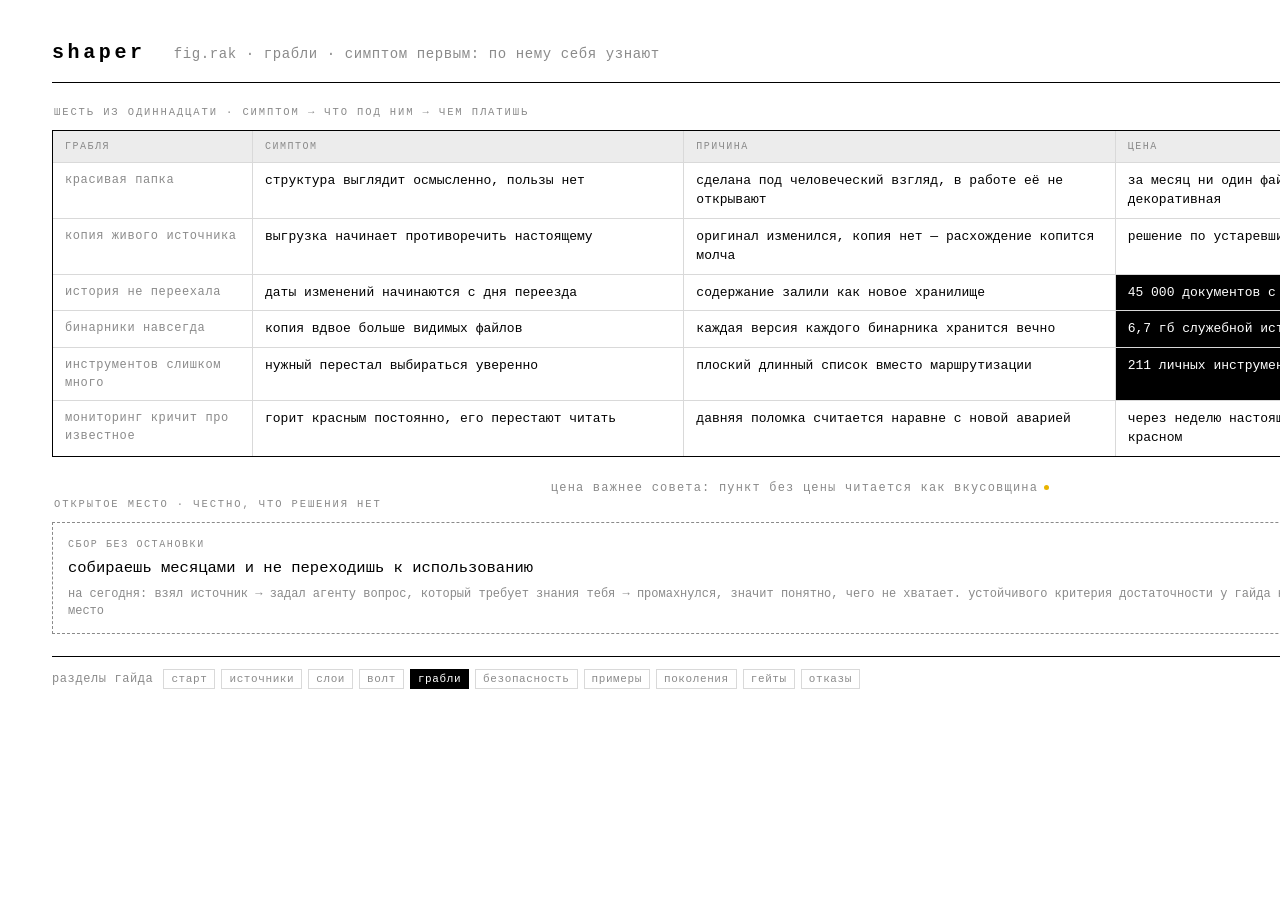
<file: assets/context-fig-rakes.html>
<!doctype html>
<html lang="ru"><head><meta charset="utf-8">
<title>shaper · fig.rak · грабли · симптом первым: по нему себя узнают</title><style>
  :root{ --bg:#fff; --ink:#000; --soft:#d9d9d9; --hair:#ececec; --muted:#8a8a8a; --flow:#e9b400;
    --mono:"JetBrains Mono", ui-monospace, SFMono-Regular, Menlo, Consolas, monospace; --frame:1px; }
  *{box-sizing:border-box;}
  html,body{ margin:0; padding:0; width:1600px; background:var(--bg); color:var(--ink);
    font-family:var(--mono); font-size:15px; line-height:1.5; -webkit-font-smoothing:antialiased; }
  body{ padding:38px 52px 30px; text-transform:lowercase; }
  header{ display:grid; grid-template-columns:auto 1fr auto; gap:28px; align-items:baseline;
    border-bottom:var(--frame) solid var(--ink); padding-bottom:14px; letter-spacing:.04em; margin-bottom:22px; }
  header .brand{ font-weight:600; letter-spacing:.18em; font-size:20px; }
  header .crumb{ color:var(--muted); font-size:14px; }
  header .meta{ color:var(--muted); font-size:12px; justify-self:end; }
  header .meta b{ color:var(--ink); font-weight:500; letter-spacing:.08em; }
  .band{ margin-bottom:22px; }
  .band-label{ font-size:10.5px; text-transform:uppercase; letter-spacing:.18em; color:var(--muted);
    margin:0 0 9px 2px; font-weight:500; }
  .row{ display:grid; gap:14px; }
  .block{ border:var(--frame) solid var(--ink); padding:14px 15px 12px; position:relative; background:var(--bg); }
  .block .num{ position:absolute; top:-11px; left:12px; width:22px; height:22px; background:var(--ink); color:var(--bg);
    border-radius:50%; display:grid; place-items:center; font-size:11px; font-weight:600; }
  .block h3{ margin:0; font-size:10px; text-transform:uppercase; letter-spacing:.16em; color:var(--muted); font-weight:500; }
  .block .lead{ font-size:15.5px; margin-top:5px; }
  .block .note{ font-size:12px; color:var(--muted); margin-top:6px; line-height:1.45; }
  .block.active{ background:var(--ink); color:var(--bg); }
  .block.active h3,.block.active .note{ color:var(--soft); }
  .block.active .num{ background:var(--bg); color:var(--ink); }
  .block.dash{ border-style:dashed; border-color:var(--muted); }
  .flow{ text-align:center; font-size:12px; color:var(--muted); letter-spacing:.1em; margin:9px 0 0; }
  .tbl{ border:var(--frame) solid var(--ink); display:grid; }
  .tbl div{ padding:8px 12px; border-right:var(--frame) solid var(--soft); font-size:13px; }
  .tbl div:last-child{ border-right:none; }
  .tbl .hd{ background:var(--hair); font-size:10px; text-transform:uppercase; letter-spacing:.15em; color:var(--muted); }
  .tbl .rh{ color:var(--muted); font-size:12px; letter-spacing:.05em; }
  .tbl .inv{ background:var(--ink); color:var(--bg); }
  .tbl .br{ border-top:var(--frame) solid var(--soft); }
  footer{ display:grid; grid-template-columns:1fr auto; align-items:baseline; gap:22px;
    border-top:var(--frame) solid var(--ink); padding-top:12px; margin-top:6px;
    color:var(--muted); font-size:12px; letter-spacing:.05em; }
  footer b{ color:var(--ink); font-weight:500; }
  .chips{ display:inline-flex; gap:6px; margin-left:10px; }
  .chips span{ border:var(--frame) solid var(--soft); padding:1px 7px; font-size:11px; }
  .chips span.on{ background:var(--ink); color:var(--bg); border-color:var(--ink); }
  .dot{ display:inline-block; width:5px; height:5px; background:var(--flow); border-radius:50%;
    vertical-align:middle; margin-left:6px; }
</style></head><body>
<header><span class="brand">shaper</span>
<span class="crumb">fig.rak · грабли · симптом первым: по нему себя узнают</span>
<span class="meta">guide/ · <b>ai mindset</b> · 2026-07-30</span></header>
<div class="band"><p class="band-label">шесть из одиннадцати · симптом → что под ним → чем платишь</p><div class="tbl" style="grid-template-columns:200px 1fr 1fr 1fr"><div class="hd">грабля</div><div class="hd">симптом</div><div class="hd">причина</div><div class="hd">цена</div><div class="rh br">красивая папка</div><div class="br">структура выглядит осмысленно, пользы нет</div><div class="br">сделана под человеческий взгляд, в работе её не открывают</div><div class="br">за месяц ни один файл не прочитан — папка декоративная</div><div class="rh br">копия живого источника</div><div class="br">выгрузка начинает противоречить настоящему</div><div class="br">оригинал изменился, копия нет — расхождение копится молча</div><div class="br">решение по устаревшим данным хуже решения без данных</div><div class="rh br">история не переехала</div><div class="br">даты изменений начинаются с дня переезда</div><div class="br">содержание залили как новое хранилище</div><div class="inv br">45 000 документов с историей в неполные два месяца</div><div class="rh br">бинарники навсегда</div><div class="br">копия вдвое больше видимых файлов</div><div class="br">каждая версия каждого бинарника хранится вечно</div><div class="inv br">6,7 ГБ служебной истории при 21 ГБ содержимого</div><div class="rh br">инструментов слишком много</div><div class="br">нужный перестал выбираться уверенно</div><div class="br">плоский длинный список вместо маршрутизации</div><div class="inv br">211 личных инструментов на измеренной системе</div><div class="rh br">мониторинг кричит про известное</div><div class="br">горит красным постоянно, его перестают читать</div><div class="br">давняя поломка считается наравне с новой аварией</div><div class="br">через неделю настоящая авария теряется в том же красном</div></div></div><p class="flow">цена важнее совета: пункт без цены читается как вкусовщина<span class="dot"></span></p><div class="band"><p class="band-label">открытое место · честно, что решения нет</p><div class="row" style="grid-template-columns:1fr"><div class="block dash"><h3>сбор без остановки</h3><div class="lead">собираешь месяцами и не переходишь к использованию</div><div class="note">на сегодня: взял источник → задал агенту вопрос, который требует знания тебя → промахнулся, значит понятно, чего не хватает. устойчивого критерия достаточности у гайда нет — это самое крупное открытое место</div></div></div></div>
<footer><span>разделы гайда<span class="chips"><span class="">старт</span><span class="">источники</span><span class="">слои</span><span class="">волт</span><span class="on">грабли</span><span class="">безопасность</span><span class="">примеры</span><span class="">поколения</span><span class="">гейты</span><span class="">отказы</span></span></span>
<span><b>guide/05-rakes.md</b></span></footer>
</body></html>
</file>
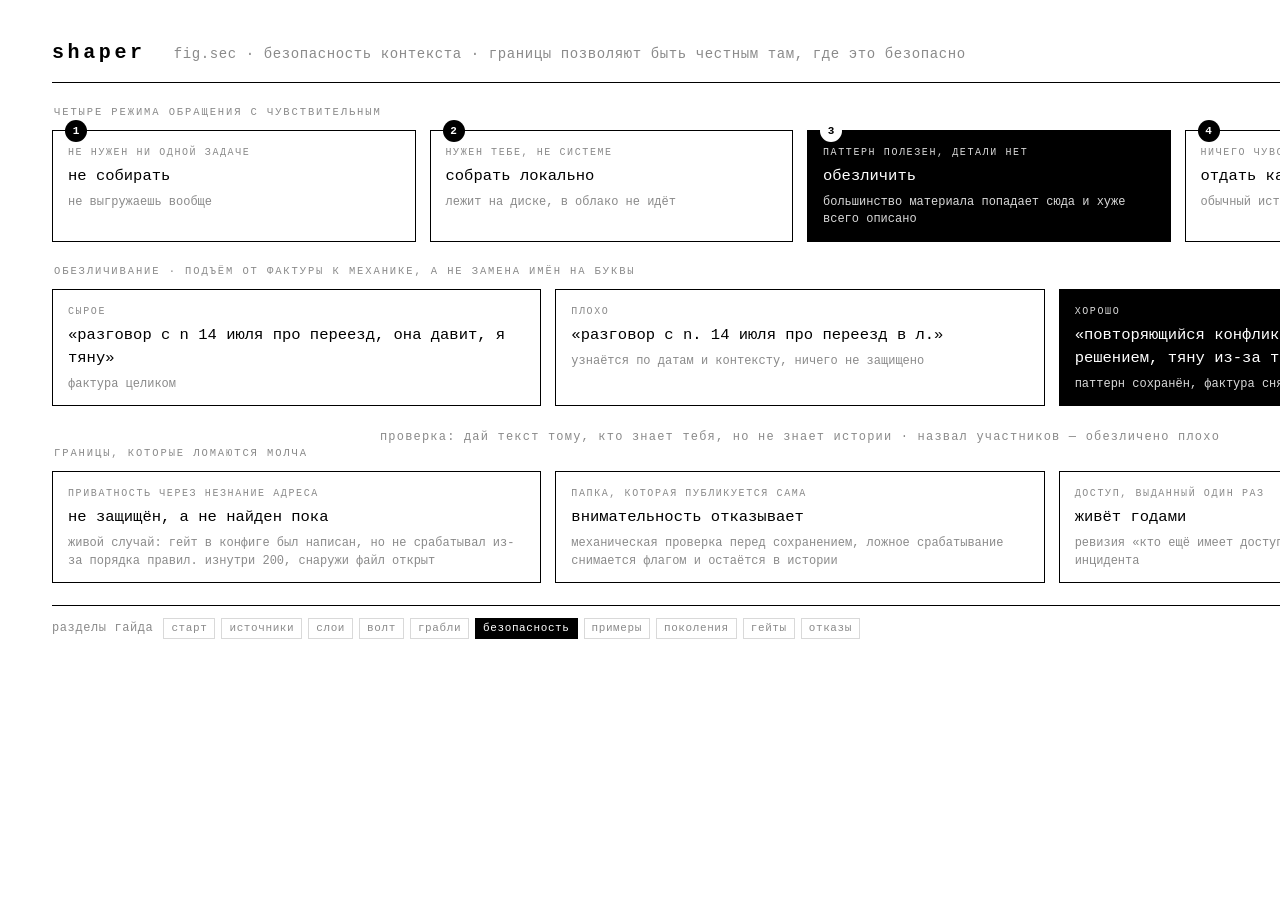
<file: assets/context-fig-security.html>
<!doctype html>
<html lang="ru"><head><meta charset="utf-8">
<title>shaper · fig.sec · безопасность контекста · границы позволяют быть честным там, где это безопасно</title><style>
  :root{ --bg:#fff; --ink:#000; --soft:#d9d9d9; --hair:#ececec; --muted:#8a8a8a; --flow:#e9b400;
    --mono:"JetBrains Mono", ui-monospace, SFMono-Regular, Menlo, Consolas, monospace; --frame:1px; }
  *{box-sizing:border-box;}
  html,body{ margin:0; padding:0; width:1600px; background:var(--bg); color:var(--ink);
    font-family:var(--mono); font-size:15px; line-height:1.5; -webkit-font-smoothing:antialiased; }
  body{ padding:38px 52px 30px; text-transform:lowercase; }
  header{ display:grid; grid-template-columns:auto 1fr auto; gap:28px; align-items:baseline;
    border-bottom:var(--frame) solid var(--ink); padding-bottom:14px; letter-spacing:.04em; margin-bottom:22px; }
  header .brand{ font-weight:600; letter-spacing:.18em; font-size:20px; }
  header .crumb{ color:var(--muted); font-size:14px; }
  header .meta{ color:var(--muted); font-size:12px; justify-self:end; }
  header .meta b{ color:var(--ink); font-weight:500; letter-spacing:.08em; }
  .band{ margin-bottom:22px; }
  .band-label{ font-size:10.5px; text-transform:uppercase; letter-spacing:.18em; color:var(--muted);
    margin:0 0 9px 2px; font-weight:500; }
  .row{ display:grid; gap:14px; }
  .block{ border:var(--frame) solid var(--ink); padding:14px 15px 12px; position:relative; background:var(--bg); }
  .block .num{ position:absolute; top:-11px; left:12px; width:22px; height:22px; background:var(--ink); color:var(--bg);
    border-radius:50%; display:grid; place-items:center; font-size:11px; font-weight:600; }
  .block h3{ margin:0; font-size:10px; text-transform:uppercase; letter-spacing:.16em; color:var(--muted); font-weight:500; }
  .block .lead{ font-size:15.5px; margin-top:5px; }
  .block .note{ font-size:12px; color:var(--muted); margin-top:6px; line-height:1.45; }
  .block.active{ background:var(--ink); color:var(--bg); }
  .block.active h3,.block.active .note{ color:var(--soft); }
  .block.active .num{ background:var(--bg); color:var(--ink); }
  .block.dash{ border-style:dashed; border-color:var(--muted); }
  .flow{ text-align:center; font-size:12px; color:var(--muted); letter-spacing:.1em; margin:9px 0 0; }
  .tbl{ border:var(--frame) solid var(--ink); display:grid; }
  .tbl div{ padding:8px 12px; border-right:var(--frame) solid var(--soft); font-size:13px; }
  .tbl div:last-child{ border-right:none; }
  .tbl .hd{ background:var(--hair); font-size:10px; text-transform:uppercase; letter-spacing:.15em; color:var(--muted); }
  .tbl .rh{ color:var(--muted); font-size:12px; letter-spacing:.05em; }
  .tbl .inv{ background:var(--ink); color:var(--bg); }
  .tbl .br{ border-top:var(--frame) solid var(--soft); }
  footer{ display:grid; grid-template-columns:1fr auto; align-items:baseline; gap:22px;
    border-top:var(--frame) solid var(--ink); padding-top:12px; margin-top:6px;
    color:var(--muted); font-size:12px; letter-spacing:.05em; }
  footer b{ color:var(--ink); font-weight:500; }
  .chips{ display:inline-flex; gap:6px; margin-left:10px; }
  .chips span{ border:var(--frame) solid var(--soft); padding:1px 7px; font-size:11px; }
  .chips span.on{ background:var(--ink); color:var(--bg); border-color:var(--ink); }
  .dot{ display:inline-block; width:5px; height:5px; background:var(--flow); border-radius:50%;
    vertical-align:middle; margin-left:6px; }
</style></head><body>
<header><span class="brand">shaper</span>
<span class="crumb">fig.sec · безопасность контекста · границы позволяют быть честным там, где это безопасно</span>
<span class="meta">guide/ · <b>ai mindset</b> · 2026-07-30</span></header>
<div class="band"><p class="band-label">четыре режима обращения с чувствительным</p><div class="row" style="grid-template-columns:repeat(4,1fr)"><div class="block "><span class="num">1</span><h3>не нужен ни одной задаче</h3><div class="lead">не собирать</div><div class="note">не выгружаешь вообще</div></div><div class="block "><span class="num">2</span><h3>нужен тебе, не системе</h3><div class="lead">собрать локально</div><div class="note">лежит на диске, в облако не идёт</div></div><div class="block active"><span class="num">3</span><h3>паттерн полезен, детали нет</h3><div class="lead">обезличить</div><div class="note">большинство материала попадает сюда и хуже всего описано</div></div><div class="block "><span class="num">4</span><h3>ничего чувствительного</h3><div class="lead">отдать как есть</div><div class="note">обычный источник</div></div></div></div><div class="band"><p class="band-label">обезличивание · подъём от фактуры к механике, а не замена имён на буквы</p><div class="row" style="grid-template-columns:1fr 1fr 1fr"><div class="block "><h3>сырое</h3><div class="lead">«разговор с N 14 июля про переезд, она давит, я тяну»</div><div class="note">фактура целиком</div></div><div class="block "><h3>плохо</h3><div class="lead">«разговор с N. 14 июля про переезд в Л.»</div><div class="note">узнаётся по датам и контексту, ничего не защищено</div></div><div class="block active"><h3>хорошо</h3><div class="lead">«повторяющийся конфликт: близкий торопит с решением, тяну из-за темпа, не из-за решения»</div><div class="note">паттерн сохранён, фактура снята</div></div></div></div><p class="flow">проверка: дай текст тому, кто знает тебя, но не знает истории · назвал участников — обезличено плохо</p><div class="band"><p class="band-label">границы, которые ломаются молча</p><div class="row" style="grid-template-columns:1fr 1fr 1fr"><div class="block "><h3>приватность через незнание адреса</h3><div class="lead">не защищён, а не найден пока</div><div class="note">живой случай: гейт в конфиге был написан, но не срабатывал из-за порядка правил. изнутри 200, снаружи файл открыт</div></div><div class="block "><h3>папка, которая публикуется сама</h3><div class="lead">внимательность отказывает</div><div class="note">механическая проверка перед сохранением, ложное срабатывание снимается флагом и остаётся в истории</div></div><div class="block "><h3>доступ, выданный один раз</h3><div class="lead">живёт годами</div><div class="note">ревизия «кто ещё имеет доступ» скучна ровно до первого инцидента</div></div></div></div>
<footer><span>разделы гайда<span class="chips"><span class="">старт</span><span class="">источники</span><span class="">слои</span><span class="">волт</span><span class="">грабли</span><span class="on">безопасность</span><span class="">примеры</span><span class="">поколения</span><span class="">гейты</span><span class="">отказы</span></span></span>
<span><b>guide/06-security.md</b></span></footer>
</body></html>
</file>
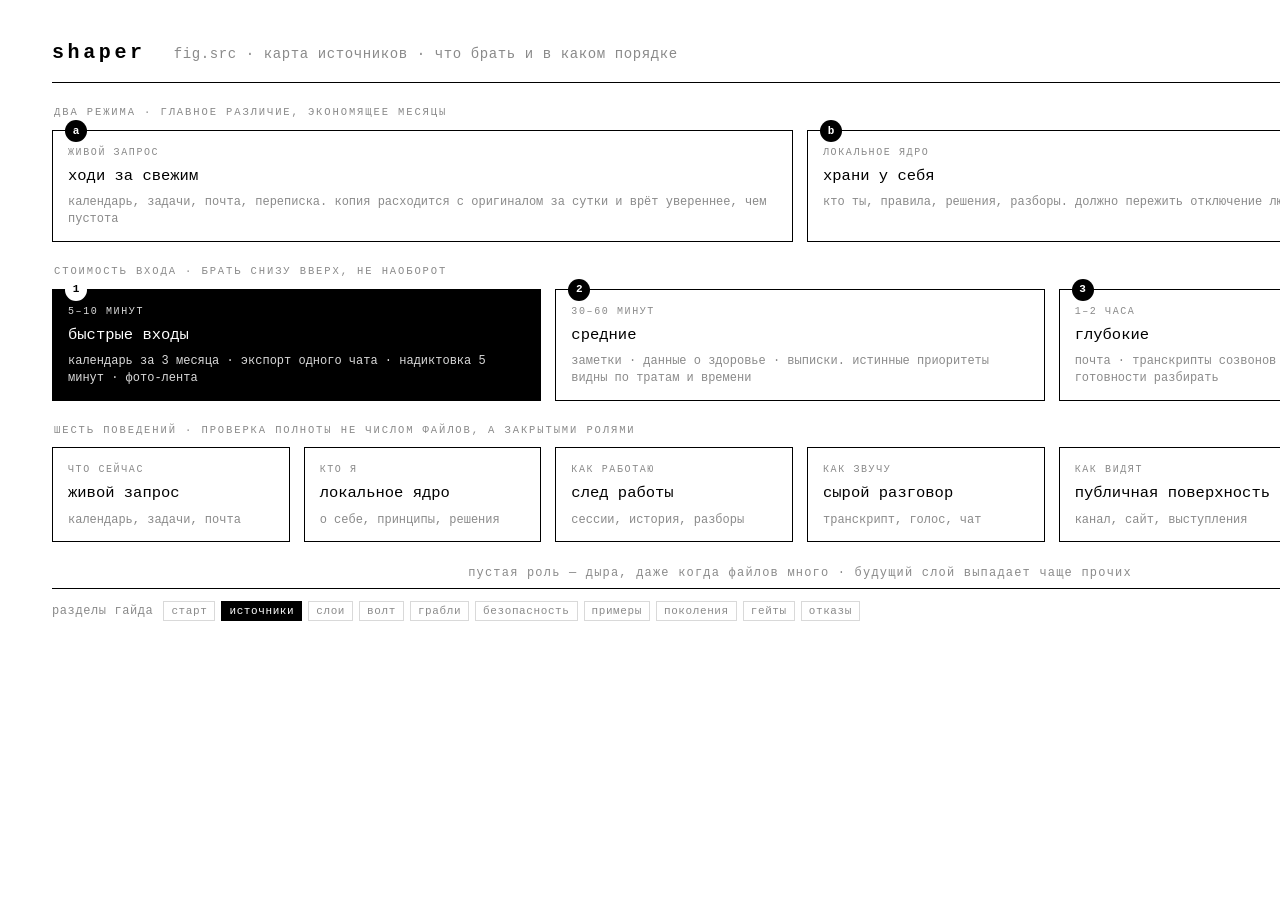
<file: assets/context-fig-sources.html>
<!doctype html>
<html lang="ru"><head><meta charset="utf-8">
<title>shaper · fig.src · карта источников · что брать и в каком порядке</title><style>
  :root{ --bg:#fff; --ink:#000; --soft:#d9d9d9; --hair:#ececec; --muted:#8a8a8a; --flow:#e9b400;
    --mono:"JetBrains Mono", ui-monospace, SFMono-Regular, Menlo, Consolas, monospace; --frame:1px; }
  *{box-sizing:border-box;}
  html,body{ margin:0; padding:0; width:1600px; background:var(--bg); color:var(--ink);
    font-family:var(--mono); font-size:15px; line-height:1.5; -webkit-font-smoothing:antialiased; }
  body{ padding:38px 52px 30px; text-transform:lowercase; }
  header{ display:grid; grid-template-columns:auto 1fr auto; gap:28px; align-items:baseline;
    border-bottom:var(--frame) solid var(--ink); padding-bottom:14px; letter-spacing:.04em; margin-bottom:22px; }
  header .brand{ font-weight:600; letter-spacing:.18em; font-size:20px; }
  header .crumb{ color:var(--muted); font-size:14px; }
  header .meta{ color:var(--muted); font-size:12px; justify-self:end; }
  header .meta b{ color:var(--ink); font-weight:500; letter-spacing:.08em; }
  .band{ margin-bottom:22px; }
  .band-label{ font-size:10.5px; text-transform:uppercase; letter-spacing:.18em; color:var(--muted);
    margin:0 0 9px 2px; font-weight:500; }
  .row{ display:grid; gap:14px; }
  .block{ border:var(--frame) solid var(--ink); padding:14px 15px 12px; position:relative; background:var(--bg); }
  .block .num{ position:absolute; top:-11px; left:12px; width:22px; height:22px; background:var(--ink); color:var(--bg);
    border-radius:50%; display:grid; place-items:center; font-size:11px; font-weight:600; }
  .block h3{ margin:0; font-size:10px; text-transform:uppercase; letter-spacing:.16em; color:var(--muted); font-weight:500; }
  .block .lead{ font-size:15.5px; margin-top:5px; }
  .block .note{ font-size:12px; color:var(--muted); margin-top:6px; line-height:1.45; }
  .block.active{ background:var(--ink); color:var(--bg); }
  .block.active h3,.block.active .note{ color:var(--soft); }
  .block.active .num{ background:var(--bg); color:var(--ink); }
  .block.dash{ border-style:dashed; border-color:var(--muted); }
  .flow{ text-align:center; font-size:12px; color:var(--muted); letter-spacing:.1em; margin:9px 0 0; }
  .tbl{ border:var(--frame) solid var(--ink); display:grid; }
  .tbl div{ padding:8px 12px; border-right:var(--frame) solid var(--soft); font-size:13px; }
  .tbl div:last-child{ border-right:none; }
  .tbl .hd{ background:var(--hair); font-size:10px; text-transform:uppercase; letter-spacing:.15em; color:var(--muted); }
  .tbl .rh{ color:var(--muted); font-size:12px; letter-spacing:.05em; }
  .tbl .inv{ background:var(--ink); color:var(--bg); }
  .tbl .br{ border-top:var(--frame) solid var(--soft); }
  footer{ display:grid; grid-template-columns:1fr auto; align-items:baseline; gap:22px;
    border-top:var(--frame) solid var(--ink); padding-top:12px; margin-top:6px;
    color:var(--muted); font-size:12px; letter-spacing:.05em; }
  footer b{ color:var(--ink); font-weight:500; }
  .chips{ display:inline-flex; gap:6px; margin-left:10px; }
  .chips span{ border:var(--frame) solid var(--soft); padding:1px 7px; font-size:11px; }
  .chips span.on{ background:var(--ink); color:var(--bg); border-color:var(--ink); }
  .dot{ display:inline-block; width:5px; height:5px; background:var(--flow); border-radius:50%;
    vertical-align:middle; margin-left:6px; }
</style></head><body>
<header><span class="brand">shaper</span>
<span class="crumb">fig.src · карта источников · что брать и в каком порядке</span>
<span class="meta">guide/ · <b>ai mindset</b> · 2026-07-30</span></header>
<div class="band"><p class="band-label">два режима · главное различие, экономящее месяцы</p><div class="row" style="grid-template-columns:1fr 1fr"><div class="block "><span class="num">a</span><h3>живой запрос</h3><div class="lead">ходи за свежим</div><div class="note">календарь, задачи, почта, переписка. копия расходится с оригиналом за сутки и врёт увереннее, чем пустота</div></div><div class="block "><span class="num">b</span><h3>локальное ядро</h3><div class="lead">храни у себя</div><div class="note">кто ты, правила, решения, разборы. должно пережить отключение любого сервиса</div></div></div></div><div class="band"><p class="band-label">стоимость входа · брать снизу вверх, не наоборот</p><div class="row" style="grid-template-columns:1fr 1fr 1fr"><div class="block active"><span class="num">1</span><h3>5–10 минут</h3><div class="lead">быстрые входы</div><div class="note">календарь за 3 месяца · экспорт одного чата · надиктовка 5 минут · фото-лента</div></div><div class="block "><span class="num">2</span><h3>30–60 минут</h3><div class="lead">средние</div><div class="note">заметки · данные о здоровье · выписки. истинные приоритеты видны по тратам и времени</div></div><div class="block "><span class="num">3</span><h3>1–2 часа</h3><div class="lead">глубокие</div><div class="note">почта · транскрипты созвонов · история кода. плотно, но требует готовности разбирать</div></div></div></div><div class="band"><p class="band-label">шесть поведений · проверка полноты не числом файлов, а закрытыми ролями</p><div class="row" style="grid-template-columns:repeat(6,1fr)"><div class="block "><h3>что сейчас</h3><div class="lead">живой запрос</div><div class="note">календарь, задачи, почта</div></div><div class="block "><h3>кто я</h3><div class="lead">локальное ядро</div><div class="note">о себе, принципы, решения</div></div><div class="block "><h3>как работаю</h3><div class="lead">след работы</div><div class="note">сессии, история, разборы</div></div><div class="block "><h3>как звучу</h3><div class="lead">сырой разговор</div><div class="note">транскрипт, голос, чат</div></div><div class="block "><h3>как видят</h3><div class="lead">публичная поверхность</div><div class="note">канал, сайт, выступления</div></div><div class="block dash"><h3>куда иду</h3><div class="lead">будущий слой</div><div class="note">цели, развилки, планы</div></div></div></div><p class="flow">пустая роль — дыра, даже когда файлов много · будущий слой выпадает чаще прочих</p>
<footer><span>разделы гайда<span class="chips"><span class="">старт</span><span class="on">источники</span><span class="">слои</span><span class="">волт</span><span class="">грабли</span><span class="">безопасность</span><span class="">примеры</span><span class="">поколения</span><span class="">гейты</span><span class="">отказы</span></span></span>
<span><b>guide/02-sources.md</b></span></footer>
</body></html>
</file>
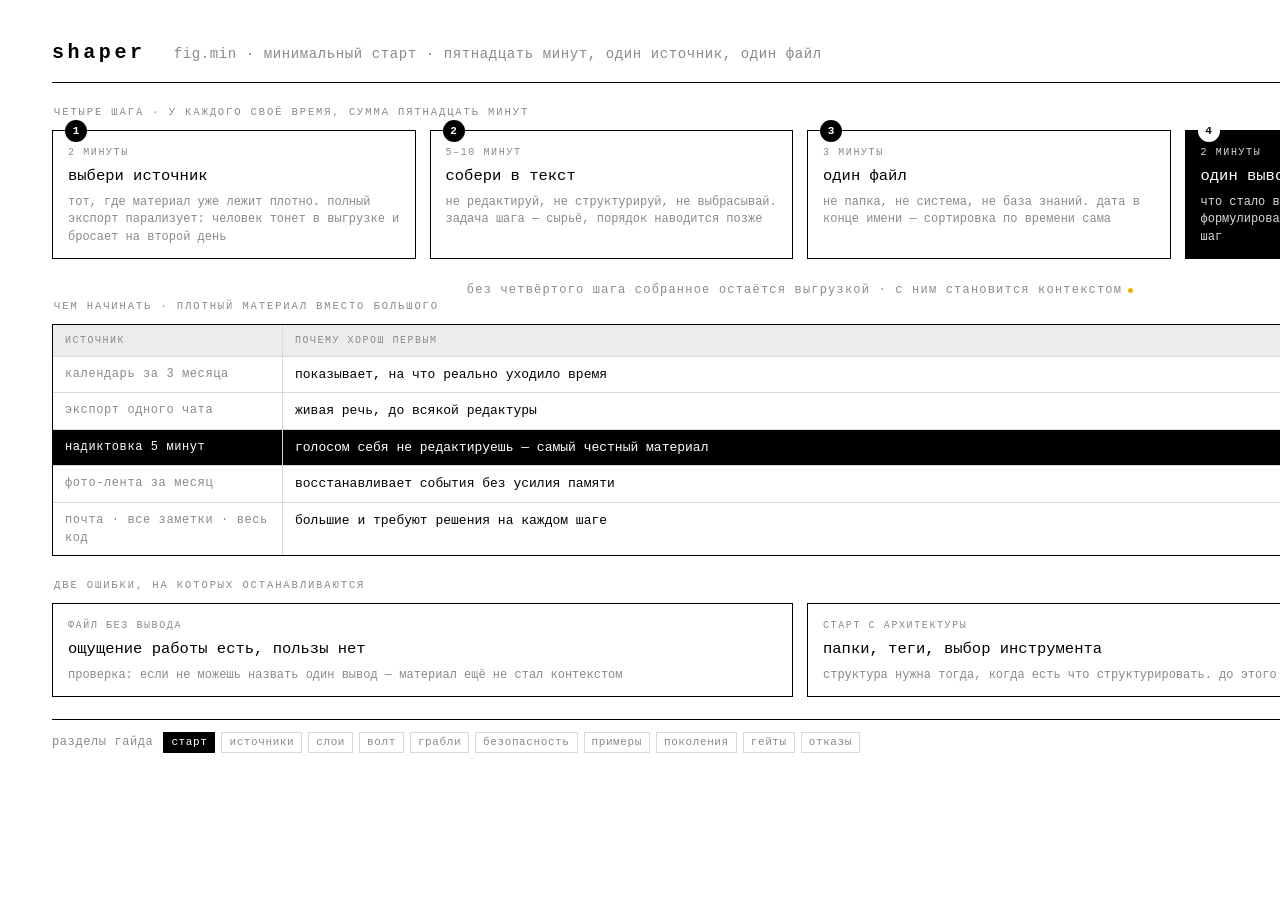
<file: assets/context-fig-start.html>
<!doctype html>
<html lang="ru"><head><meta charset="utf-8">
<title>shaper · fig.min · минимальный старт · пятнадцать минут, один источник, один файл</title><style>
  :root{ --bg:#fff; --ink:#000; --soft:#d9d9d9; --hair:#ececec; --muted:#8a8a8a; --flow:#e9b400;
    --mono:"JetBrains Mono", ui-monospace, SFMono-Regular, Menlo, Consolas, monospace; --frame:1px; }
  *{box-sizing:border-box;}
  html,body{ margin:0; padding:0; width:1600px; background:var(--bg); color:var(--ink);
    font-family:var(--mono); font-size:15px; line-height:1.5; -webkit-font-smoothing:antialiased; }
  body{ padding:38px 52px 30px; text-transform:lowercase; }
  header{ display:grid; grid-template-columns:auto 1fr auto; gap:28px; align-items:baseline;
    border-bottom:var(--frame) solid var(--ink); padding-bottom:14px; letter-spacing:.04em; margin-bottom:22px; }
  header .brand{ font-weight:600; letter-spacing:.18em; font-size:20px; }
  header .crumb{ color:var(--muted); font-size:14px; }
  header .meta{ color:var(--muted); font-size:12px; justify-self:end; }
  header .meta b{ color:var(--ink); font-weight:500; letter-spacing:.08em; }
  .band{ margin-bottom:22px; }
  .band-label{ font-size:10.5px; text-transform:uppercase; letter-spacing:.18em; color:var(--muted);
    margin:0 0 9px 2px; font-weight:500; }
  .row{ display:grid; gap:14px; }
  .block{ border:var(--frame) solid var(--ink); padding:14px 15px 12px; position:relative; background:var(--bg); }
  .block .num{ position:absolute; top:-11px; left:12px; width:22px; height:22px; background:var(--ink); color:var(--bg);
    border-radius:50%; display:grid; place-items:center; font-size:11px; font-weight:600; }
  .block h3{ margin:0; font-size:10px; text-transform:uppercase; letter-spacing:.16em; color:var(--muted); font-weight:500; }
  .block .lead{ font-size:15.5px; margin-top:5px; }
  .block .note{ font-size:12px; color:var(--muted); margin-top:6px; line-height:1.45; }
  .block.active{ background:var(--ink); color:var(--bg); }
  .block.active h3,.block.active .note{ color:var(--soft); }
  .block.active .num{ background:var(--bg); color:var(--ink); }
  .block.dash{ border-style:dashed; border-color:var(--muted); }
  .flow{ text-align:center; font-size:12px; color:var(--muted); letter-spacing:.1em; margin:9px 0 0; }
  .tbl{ border:var(--frame) solid var(--ink); display:grid; }
  .tbl div{ padding:8px 12px; border-right:var(--frame) solid var(--soft); font-size:13px; }
  .tbl div:last-child{ border-right:none; }
  .tbl .hd{ background:var(--hair); font-size:10px; text-transform:uppercase; letter-spacing:.15em; color:var(--muted); }
  .tbl .rh{ color:var(--muted); font-size:12px; letter-spacing:.05em; }
  .tbl .inv{ background:var(--ink); color:var(--bg); }
  .tbl .br{ border-top:var(--frame) solid var(--soft); }
  footer{ display:grid; grid-template-columns:1fr auto; align-items:baseline; gap:22px;
    border-top:var(--frame) solid var(--ink); padding-top:12px; margin-top:6px;
    color:var(--muted); font-size:12px; letter-spacing:.05em; }
  footer b{ color:var(--ink); font-weight:500; }
  .chips{ display:inline-flex; gap:6px; margin-left:10px; }
  .chips span{ border:var(--frame) solid var(--soft); padding:1px 7px; font-size:11px; }
  .chips span.on{ background:var(--ink); color:var(--bg); border-color:var(--ink); }
  .dot{ display:inline-block; width:5px; height:5px; background:var(--flow); border-radius:50%;
    vertical-align:middle; margin-left:6px; }
</style></head><body>
<header><span class="brand">shaper</span>
<span class="crumb">fig.min · минимальный старт · пятнадцать минут, один источник, один файл</span>
<span class="meta">guide/ · <b>ai mindset</b> · 2026-07-30</span></header>
<div class="band"><p class="band-label">четыре шага · у каждого своё время, сумма пятнадцать минут</p><div class="row" style="grid-template-columns:repeat(4,1fr)"><div class="block "><span class="num">1</span><h3>2 минуты</h3><div class="lead">выбери источник</div><div class="note">тот, где материал уже лежит плотно. полный экспорт парализует: человек тонет в выгрузке и бросает на второй день</div></div><div class="block "><span class="num">2</span><h3>5–10 минут</h3><div class="lead">собери в текст</div><div class="note">не редактируй, не структурируй, не выбрасывай. задача шага — сырьё, порядок наводится позже</div></div><div class="block "><span class="num">3</span><h3>3 минуты</h3><div class="lead">один файл</div><div class="note">не папка, не система, не база знаний. дата в конце имени — сортировка по времени сама</div></div><div class="block active"><span class="num">4</span><h3>2 минуты</h3><div class="lead">один вывод</div><div class="note">что стало видно из материала, чего ты не формулировал раньше. единственный обязательный шаг</div></div></div></div><p class="flow">без четвёртого шага собранное остаётся выгрузкой · с ним становится контекстом<span class="dot"></span></p><div class="band"><p class="band-label">чем начинать · плотный материал вместо большого</p><div class="tbl" style="grid-template-columns:230px 1fr 130px"><div class="hd">источник</div><div class="hd">почему хорош первым</div><div class="hd">время</div><div class="rh br">календарь за 3 месяца</div><div class="br">показывает, на что реально уходило время</div><div class="br">5–10 мин</div><div class="rh br">экспорт одного чата</div><div class="br">живая речь, до всякой редактуры</div><div class="br">5–10 мин</div><div class="rh inv br">надиктовка 5 минут</div><div class="inv br">голосом себя не редактируешь — самый честный материал</div><div class="inv br">5 мин</div><div class="rh br">фото-лента за месяц</div><div class="br">восстанавливает события без усилия памяти</div><div class="br">10 мин</div><div class="rh br">почта · все заметки · весь код</div><div class="br">большие и требуют решения на каждом шаге</div><div class="br">не первым</div></div></div><div class="band"><p class="band-label">две ошибки, на которых останавливаются</p><div class="row" style="grid-template-columns:1fr 1fr"><div class="block "><h3>файл без вывода</h3><div class="lead">ощущение работы есть, пользы нет</div><div class="note">проверка: если не можешь назвать один вывод — материал ещё не стал контекстом</div></div><div class="block "><h3>старт с архитектуры</h3><div class="lead">папки, теги, выбор инструмента</div><div class="note">структура нужна тогда, когда есть что структурировать. до этого она заменяет работу</div></div></div></div>
<footer><span>разделы гайда<span class="chips"><span class="on">старт</span><span class="">источники</span><span class="">слои</span><span class="">волт</span><span class="">грабли</span><span class="">безопасность</span><span class="">примеры</span><span class="">поколения</span><span class="">гейты</span><span class="">отказы</span></span></span>
<span><b>guide/01-start.md</b></span></footer>
</body></html>
</file>
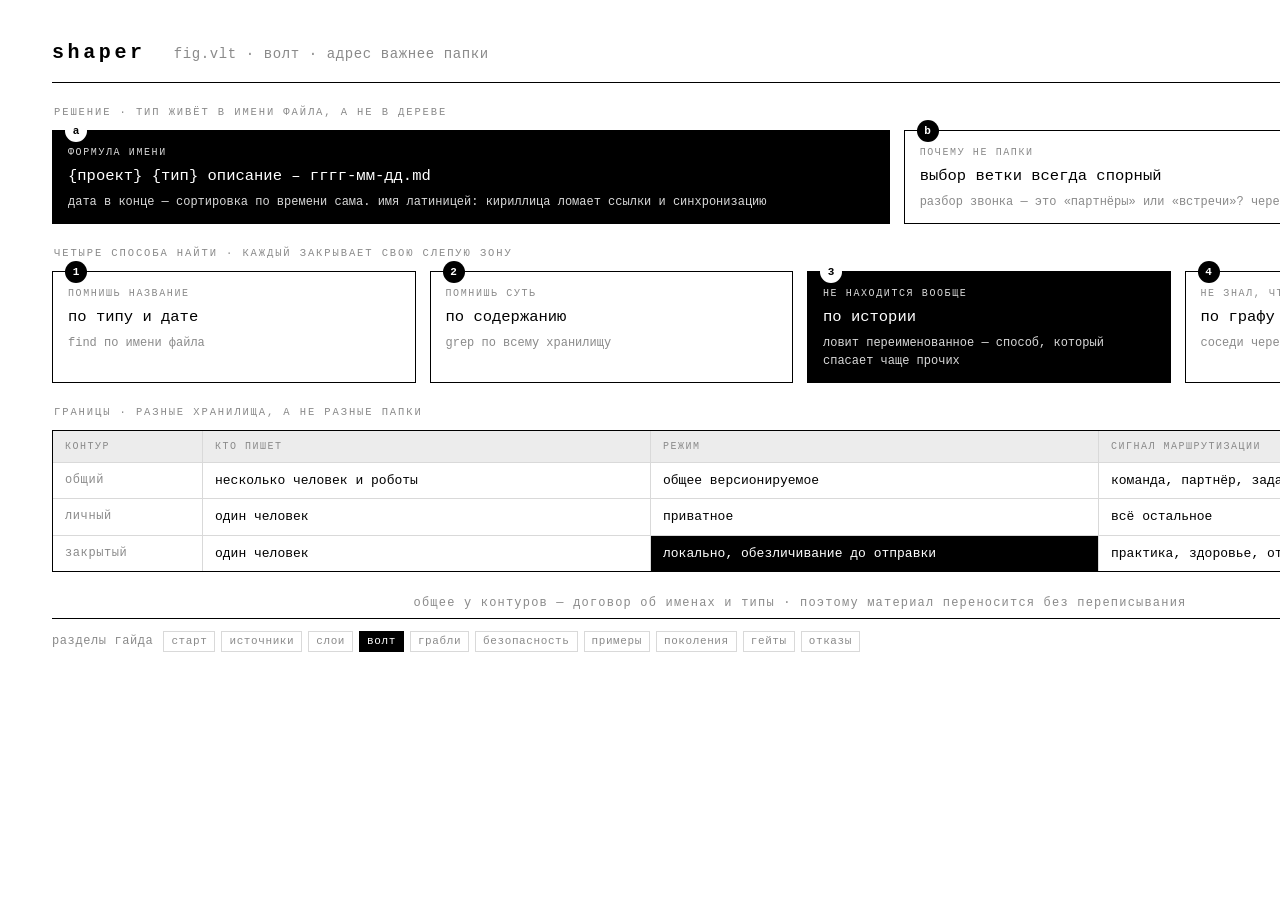
<file: assets/context-fig-vault.html>
<!doctype html>
<html lang="ru"><head><meta charset="utf-8">
<title>shaper · fig.vlt · волт · адрес важнее папки</title><style>
  :root{ --bg:#fff; --ink:#000; --soft:#d9d9d9; --hair:#ececec; --muted:#8a8a8a; --flow:#e9b400;
    --mono:"JetBrains Mono", ui-monospace, SFMono-Regular, Menlo, Consolas, monospace; --frame:1px; }
  *{box-sizing:border-box;}
  html,body{ margin:0; padding:0; width:1600px; background:var(--bg); color:var(--ink);
    font-family:var(--mono); font-size:15px; line-height:1.5; -webkit-font-smoothing:antialiased; }
  body{ padding:38px 52px 30px; text-transform:lowercase; }
  header{ display:grid; grid-template-columns:auto 1fr auto; gap:28px; align-items:baseline;
    border-bottom:var(--frame) solid var(--ink); padding-bottom:14px; letter-spacing:.04em; margin-bottom:22px; }
  header .brand{ font-weight:600; letter-spacing:.18em; font-size:20px; }
  header .crumb{ color:var(--muted); font-size:14px; }
  header .meta{ color:var(--muted); font-size:12px; justify-self:end; }
  header .meta b{ color:var(--ink); font-weight:500; letter-spacing:.08em; }
  .band{ margin-bottom:22px; }
  .band-label{ font-size:10.5px; text-transform:uppercase; letter-spacing:.18em; color:var(--muted);
    margin:0 0 9px 2px; font-weight:500; }
  .row{ display:grid; gap:14px; }
  .block{ border:var(--frame) solid var(--ink); padding:14px 15px 12px; position:relative; background:var(--bg); }
  .block .num{ position:absolute; top:-11px; left:12px; width:22px; height:22px; background:var(--ink); color:var(--bg);
    border-radius:50%; display:grid; place-items:center; font-size:11px; font-weight:600; }
  .block h3{ margin:0; font-size:10px; text-transform:uppercase; letter-spacing:.16em; color:var(--muted); font-weight:500; }
  .block .lead{ font-size:15.5px; margin-top:5px; }
  .block .note{ font-size:12px; color:var(--muted); margin-top:6px; line-height:1.45; }
  .block.active{ background:var(--ink); color:var(--bg); }
  .block.active h3,.block.active .note{ color:var(--soft); }
  .block.active .num{ background:var(--bg); color:var(--ink); }
  .block.dash{ border-style:dashed; border-color:var(--muted); }
  .flow{ text-align:center; font-size:12px; color:var(--muted); letter-spacing:.1em; margin:9px 0 0; }
  .tbl{ border:var(--frame) solid var(--ink); display:grid; }
  .tbl div{ padding:8px 12px; border-right:var(--frame) solid var(--soft); font-size:13px; }
  .tbl div:last-child{ border-right:none; }
  .tbl .hd{ background:var(--hair); font-size:10px; text-transform:uppercase; letter-spacing:.15em; color:var(--muted); }
  .tbl .rh{ color:var(--muted); font-size:12px; letter-spacing:.05em; }
  .tbl .inv{ background:var(--ink); color:var(--bg); }
  .tbl .br{ border-top:var(--frame) solid var(--soft); }
  footer{ display:grid; grid-template-columns:1fr auto; align-items:baseline; gap:22px;
    border-top:var(--frame) solid var(--ink); padding-top:12px; margin-top:6px;
    color:var(--muted); font-size:12px; letter-spacing:.05em; }
  footer b{ color:var(--ink); font-weight:500; }
  .chips{ display:inline-flex; gap:6px; margin-left:10px; }
  .chips span{ border:var(--frame) solid var(--soft); padding:1px 7px; font-size:11px; }
  .chips span.on{ background:var(--ink); color:var(--bg); border-color:var(--ink); }
  .dot{ display:inline-block; width:5px; height:5px; background:var(--flow); border-radius:50%;
    vertical-align:middle; margin-left:6px; }
</style></head><body>
<header><span class="brand">shaper</span>
<span class="crumb">fig.vlt · волт · адрес важнее папки</span>
<span class="meta">guide/ · <b>ai mindset</b> · 2026-07-30</span></header>
<div class="band"><p class="band-label">решение · тип живёт в имени файла, а не в дереве</p><div class="row" style="grid-template-columns:1.3fr 1fr"><div class="block active"><span class="num">a</span><h3>формула имени</h3><div class="lead">{проект} {тип} описание – ГГГГ-ММ-ДД.md</div><div class="note">дата в конце — сортировка по времени сама. имя латиницей: кириллица ломает ссылки и синхронизацию</div></div><div class="block "><span class="num">b</span><h3>почему не папки</h3><div class="lead">выбор ветки всегда спорный</div><div class="note">разбор звонка — это «партнёры» или «встречи»? через месяц будешь искать во второй</div></div></div></div><div class="band"><p class="band-label">четыре способа найти · каждый закрывает свою слепую зону</p><div class="row" style="grid-template-columns:repeat(4,1fr)"><div class="block "><span class="num">1</span><h3>помнишь название</h3><div class="lead">по типу и дате</div><div class="note">find по имени файла</div></div><div class="block "><span class="num">2</span><h3>помнишь суть</h3><div class="lead">по содержанию</div><div class="note">grep по всему хранилищу</div></div><div class="block active"><span class="num">3</span><h3>не находится вообще</h3><div class="lead">по истории</div><div class="note">ловит переименованное — способ, который спасает чаще прочих</div></div><div class="block "><span class="num">4</span><h3>не знал, что связано</h3><div class="lead">по графу</div><div class="note">соседи через wiki-ссылки</div></div></div></div><div class="band"><p class="band-label">границы · разные хранилища, а не разные папки</p><div class="tbl" style="grid-template-columns:150px 1fr 1fr 1fr"><div class="hd">контур</div><div class="hd">кто пишет</div><div class="hd">режим</div><div class="hd">сигнал маршрутизации</div><div class="rh br">общий</div><div class="br">несколько человек и роботы</div><div class="br">общее версионируемое</div><div class="br">команда, партнёр, задача</div><div class="rh br">личный</div><div class="br">один человек</div><div class="br">приватное</div><div class="br">всё остальное</div><div class="rh br">закрытый</div><div class="br">один человек</div><div class="inv br">локально, обезличивание до отправки</div><div class="br">практика, здоровье, отношения</div></div></div><p class="flow">общее у контуров — договор об именах и типы · поэтому материал переносится без переписывания</p>
<footer><span>разделы гайда<span class="chips"><span class="">старт</span><span class="">источники</span><span class="">слои</span><span class="on">волт</span><span class="">грабли</span><span class="">безопасность</span><span class="">примеры</span><span class="">поколения</span><span class="">гейты</span><span class="">отказы</span></span></span>
<span><b>guide/04-vault.md</b></span></footer>
</body></html>
</file>
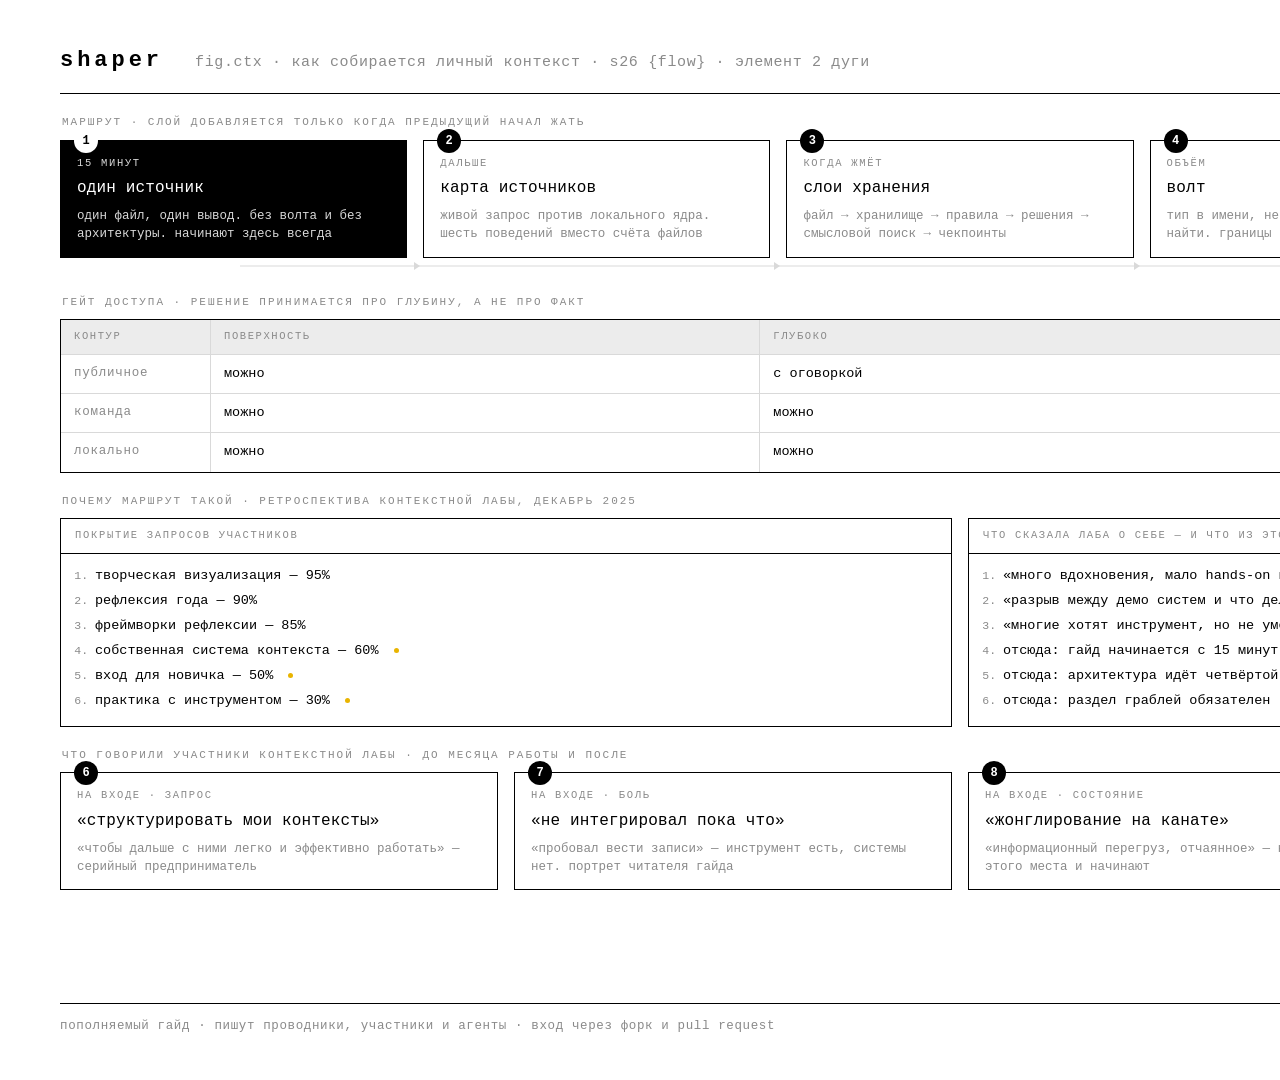
<file: assets/context-guide-map.html>
<!doctype html>
<html lang="ru">
<head>
<meta charset="utf-8">
<title>shaper · fig.ctx · как собирается личный контекст</title>
<style>
  :root{ --bg:#fff; --ink:#000; --soft:#d9d9d9; --hair:#ececec; --muted:#8a8a8a; --flow:#e9b400;
    --mono:"JetBrains Mono", ui-monospace, SFMono-Regular, Menlo, Consolas, monospace; --frame:1px; }
  *{box-sizing:border-box;}
  html,body{ margin:0; padding:0; width:1920px; height:1080px; background:var(--bg); color:var(--ink);
    font-family:var(--mono); font-size:16px; line-height:1.5; -webkit-font-smoothing:antialiased; overflow:hidden; }
  body{ display:grid; grid-template-rows:auto 1fr auto; padding:44px 60px; gap:20px; text-transform:lowercase; }

  header{ display:grid; grid-template-columns:auto 1fr auto; gap:32px; align-items:baseline;
    border-bottom:var(--frame) solid var(--ink); padding-bottom:16px; letter-spacing:.04em; }
  header .brand{ font-weight:600; letter-spacing:.18em; font-size:22px; }
  header .crumb{ color:var(--muted); font-size:15px; }
  header .meta{ color:var(--muted); font-size:13px; justify-self:end; }
  header .meta b{ color:var(--ink); font-weight:500; letter-spacing:.08em; }

  main{ display:grid; grid-template-rows:auto auto auto auto; gap:20px; align-content:start; }
  .band-label{ font-size:11px; text-transform:uppercase; letter-spacing:.18em; color:var(--muted);
    margin:0 0 9px 2px; font-weight:500; }

  .row{ display:grid; gap:16px; }
  .r5{ grid-template-columns:repeat(5,1fr); }
  .r4{ grid-template-columns:repeat(4,1fr); }
  .r3{ grid-template-columns:1.15fr 1fr 1fr; }

  .block{ border:var(--frame) solid var(--ink); padding:15px 16px 13px; position:relative; background:var(--bg); }
  .block .num{ position:absolute; top:-12px; left:13px; width:24px; height:24px; background:var(--ink); color:var(--bg);
    border-radius:50%; display:grid; place-items:center; font-size:12px; font-weight:600; }
  .block h3{ margin:0; font-size:10.5px; text-transform:uppercase; letter-spacing:.16em; color:var(--muted); font-weight:500; }
  .block .lead{ font-size:16px; margin-top:5px; letter-spacing:.01em; }
  .block .note{ font-size:12.5px; color:var(--muted); margin-top:7px; line-height:1.45; }
  .block.active{ background:var(--ink); color:var(--bg); }
  .block.active h3, .block.active .note{ color:var(--soft); }
  .block.active .num{ background:var(--bg); color:var(--ink); }

  .arrows{ display:grid; grid-template-columns:repeat(5,1fr); align-items:center; height:16px; }
  .arrows span{ position:relative; }
  .arrows span::after{ content:""; position:absolute; left:50%; top:50%; width:calc(100% - 0px); height:1px;
    background:var(--soft); transform:translate(0,-50%); }
  .arrows span:last-child::after{ display:none; }
  .arrows i{ position:absolute; left:calc(100% - 6px); top:50%; transform:translateY(-50%);
    width:0; height:0; border-left:6px solid var(--soft); border-top:4px solid transparent; border-bottom:4px solid transparent; }

  .gate{ border:var(--frame) solid var(--ink); display:grid; grid-template-columns:150px repeat(3,1fr); }
  .gate div{ padding:9px 13px; border-right:var(--frame) solid var(--soft); font-size:13.5px; }
  .gate div:last-child{ border-right:none; }
  .gate .hd{ background:var(--hair); font-size:10.5px; text-transform:uppercase; letter-spacing:.15em; color:var(--muted); }
  .gate .rowhd{ color:var(--muted); font-size:12.5px; letter-spacing:.06em; }
  .gate .no{ background:var(--ink); color:var(--bg); }
  .gate .brdr{ border-top:var(--frame) solid var(--soft); }

  .split{ display:grid; grid-template-columns:1fr 1fr; gap:16px; }
  .stack{ border:var(--frame) solid var(--ink); padding:0; }
  .stack .ttl{ padding:9px 14px; border-bottom:var(--frame) solid var(--ink); font-size:10.5px;
    text-transform:uppercase; letter-spacing:.16em; color:var(--muted); }
  .stack ol{ margin:0; padding:10px 14px 12px 34px; font-size:13.5px; line-height:1.85; }
  .stack ol li::marker{ color:var(--muted); font-size:11.5px; }
  .stack .dot{ display:inline-block; width:5px; height:5px; background:var(--flow); border-radius:50%;
    vertical-align:middle; margin-left:7px; }

  footer{ display:grid; grid-template-columns:1fr auto; align-items:baseline; gap:24px;
    border-top:var(--frame) solid var(--ink); padding-top:13px; color:var(--muted); font-size:12.5px; letter-spacing:.05em; }
  footer b{ color:var(--ink); font-weight:500; }
</style>
</head>
<body>

<header>
  <span class="brand">shaper</span>
  <span class="crumb">fig.ctx · как собирается личный контекст · s26 {flow} · элемент 2 дуги</span>
  <span class="meta">guide/ · <b>ai mindset</b> · 2026-07-30</span>
</header>

<main>

  <section>
    <p class="band-label">маршрут · слой добавляется только когда предыдущий начал жать</p>
    <div class="row r5">
      <div class="block active"><span class="num">1</span>
        <h3>15 минут</h3>
        <div class="lead">один источник</div>
        <div class="note">один файл, один вывод. без волта и без архитектуры. начинают здесь всегда</div>
      </div>
      <div class="block"><span class="num">2</span>
        <h3>дальше</h3>
        <div class="lead">карта источников</div>
        <div class="note">живой запрос против локального ядра. шесть поведений вместо счёта файлов</div>
      </div>
      <div class="block"><span class="num">3</span>
        <h3>когда жмёт</h3>
        <div class="lead">слои хранения</div>
        <div class="note">файл → хранилище → правила → решения → смысловой поиск → чекпоинты</div>
      </div>
      <div class="block"><span class="num">4</span>
        <h3>объём</h3>
        <div class="lead">волт</div>
        <div class="note">тип в имени, не в дереве. четыре способа найти. границы контуров</div>
      </div>
      <div class="block"><span class="num">5</span>
        <h3>сквозное</h3>
        <div class="lead">безопасность</div>
        <div class="note">гейт на паре тип × глубина. обезличивание как подъём к механике</div>
      </div>
    </div>
    <div class="arrows">
      <span><i></i></span><span><i></i></span><span><i></i></span><span><i></i></span><span></span>
    </div>
  </section>

  <section>
    <p class="band-label">гейт доступа · решение принимается про глубину, а не про факт</p>
    <div class="gate">
      <div class="hd">контур</div>
      <div class="hd">поверхность</div>
      <div class="hd">глубоко</div>
      <div class="hd">уязвимо</div>

      <div class="rowhd brdr">публичное</div>
      <div class="brdr">можно</div>
      <div class="brdr">с оговоркой</div>
      <div class="no brdr">никогда</div>

      <div class="rowhd brdr">команда</div>
      <div class="brdr">можно</div>
      <div class="brdr">можно</div>
      <div class="no brdr">никогда</div>

      <div class="rowhd brdr">локально</div>
      <div class="brdr">можно</div>
      <div class="brdr">можно</div>
      <div class="brdr">можно</div>
    </div>
  </section>

  <section>
    <p class="band-label">почему маршрут такой · ретроспектива контекстной лабы, декабрь 2025</p>
    <div class="split">
      <div class="stack">
        <div class="ttl">покрытие запросов участников</div>
        <ol>
          <li>творческая визуализация — 95%</li>
          <li>рефлексия года — 90%</li>
          <li>фреймворки рефлексии — 85%</li>
          <li>собственная система контекста — 60% <span class="dot"></span></li>
          <li>вход для новичка — 50% <span class="dot"></span></li>
          <li>практика с инструментом — 30% <span class="dot"></span></li>
        </ol>
      </div>
      <div class="stack">
        <div class="ttl">что сказала лаба о себе — и что из этого следует</div>
        <ol>
          <li>«много вдохновения, мало hands-on практики»</li>
          <li>«разрыв между демо систем и что делать новичку»</li>
          <li>«многие хотят инструмент, но не умеют»</li>
          <li>отсюда: гайд начинается с 15 минут <span class="dot"></span></li>
          <li>отсюда: архитектура идёт четвёртой, не первой</li>
          <li>отсюда: раздел граблей обязателен</li>
        </ol>
      </div>
    </div>
  </section>

  <section>
    <p class="band-label">что говорили участники контекстной лабы · до месяца работы и после</p>
    <div class="row r4">
      <div class="block"><span class="num">6</span>
        <h3>на входе · запрос</h3>
        <div class="lead">«структурировать мои контексты»</div>
        <div class="note">«чтобы дальше с ними легко и эффективно работать» — серийный предприниматель</div>
      </div>
      <div class="block"><span class="num">7</span>
        <h3>на входе · боль</h3>
        <div class="lead">«не интегрировал пока что»</div>
        <div class="note">«пробовал вести записи» — инструмент есть, системы нет. портрет читателя гайда</div>
      </div>
      <div class="block"><span class="num">8</span>
        <h3>на входе · состояние</h3>
        <div class="lead">«жонглирование на канате»</div>
        <div class="note">«информационный перегруз, отчаянное» — консультант. с этого места и начинают</div>
      </div>
      <div class="block active"><span class="num">9</span>
        <h3>после · перелом</h3>
        <div class="lead">«доставать из тетрадки и делать»</div>
        <div class="note">«перестать записывать идеи в тетрадку» — руководитель исследований. сдвиг от сбора к действию</div>
      </div>
    </div>
  </section>

</main>

<footer>
  <span>пополняемый гайд · пишут проводники, участники и агенты · вход через форк и pull request</span>
  <span><b>github.com/ai-mindset-org/s26-lab</b> · guide/</span>
</footer>

</body>
</html>
</file>
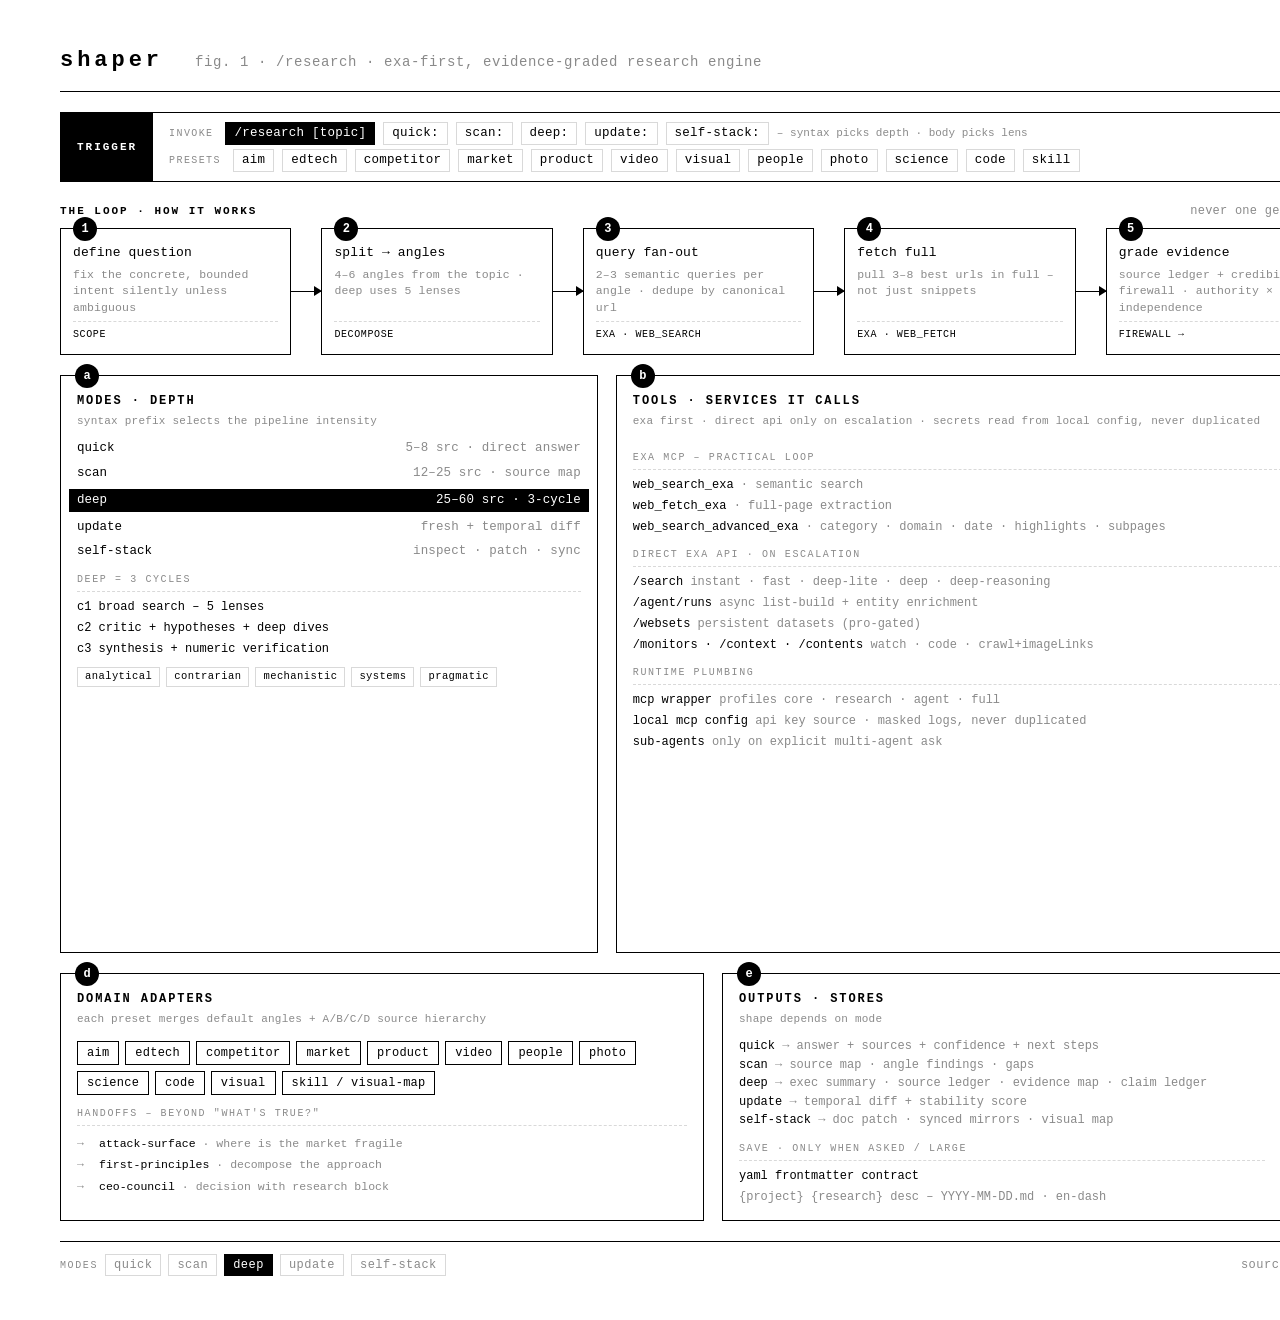
<file: assets/research-skill-anatomy.html>
<!doctype html>
<html lang="ru">
<head>
<meta charset="utf-8">
<title>shaper · fig.1 · /research skill anatomy</title>
<style>
  :root{ --bg:#ffffff; --ink:#000000; --soft:#d9d9d9; --hair:#ececec; --muted:#8a8a8a;
    --mono:"JetBrains Mono", ui-monospace, SFMono-Regular, Menlo, Consolas, monospace; --frame:1px; }
  *{box-sizing:border-box;}
  html,body{ margin:0; padding:0; width:1920px; height:1320px; background:var(--bg); color:var(--ink);
    font-family:var(--mono); font-size:15px; line-height:1.5; -webkit-font-smoothing:antialiased; overflow:hidden; }
  body{ display:grid; grid-template-rows:auto auto auto 1fr auto auto; padding:44px 60px; gap:20px; }
  header{ display:grid; grid-template-columns:auto 1fr auto; gap:32px; align-items:baseline;
    border-bottom:var(--frame) solid var(--ink); padding-bottom:14px; text-transform:lowercase; letter-spacing:0.04em; }
  header .brand{font-weight:600; letter-spacing:0.18em; font-size:22px;}
  header .crumb{color:var(--muted); font-size:14px;}
  header .meta{color:var(--muted); font-size:13px; justify-self:end;}
  header .meta b{color:var(--ink); font-weight:500; letter-spacing:0.08em;}
  .caps{font-size:10px; text-transform:uppercase; letter-spacing:0.18em; color:var(--muted); font-weight:500;}
  .trigger{ border:var(--frame) solid var(--ink); display:grid; grid-template-columns:auto 1fr; align-items:stretch; }
  .trigger .lab{ background:var(--ink); color:var(--bg); padding:10px 16px; display:flex; align-items:center;
    font-size:11px; letter-spacing:0.18em; text-transform:uppercase; font-weight:600; white-space:nowrap; }
  .trigger .body{padding:9px 16px; display:flex; flex-direction:column; gap:4px; justify-content:center;}
  .trigger .row{display:flex; gap:8px; flex-wrap:wrap; align-items:center; font-size:12.5px;}
  .chip{border:var(--frame) solid var(--soft); padding:1px 8px; letter-spacing:0.02em;}
  .chip.k{background:var(--ink); color:var(--bg); border-color:var(--ink);}
  .trigger .row .lead{color:var(--muted); font-size:10px; letter-spacing:0.14em; text-transform:uppercase; margin-right:4px;}
  .spine-wrap{position:relative;}
  .spine-head{display:flex; justify-content:space-between; align-items:baseline; margin-bottom:8px;}
  .spine-head .t{font-size:11px; text-transform:uppercase; letter-spacing:0.18em; color:var(--ink); font-weight:600;}
  .spine-head .s{font-size:12px; color:var(--muted); letter-spacing:0.02em;}
  .flow{display:flex; align-items:stretch; gap:0;}
  .stage{ flex:1 1 0; min-width:0; border:var(--frame) solid var(--ink); padding:14px 12px 12px; position:relative;
    display:flex; flex-direction:column; gap:5px; }
  .stage .num{ position:absolute; top:-12px; left:12px; width:24px; height:24px; background:var(--ink); color:var(--bg);
    border-radius:50%; display:grid; place-items:center; font-size:12px; font-weight:600; }
  .stage h3{margin:0; font-size:13px; letter-spacing:0.01em; font-weight:500;}
  .stage p{margin:0; font-size:11.5px; color:var(--muted); letter-spacing:0.01em; line-height:1.42;}
  .stage .tool{font-size:10px; letter-spacing:0.06em; text-transform:uppercase; color:var(--ink); border-top:1px dashed var(--soft); padding-top:5px; margin-top:auto;}
  .arrow{flex:0 0 30px; align-self:center; position:relative; height:1px; background:var(--ink);}
  .arrow::after{content:""; position:absolute; right:-1px; top:-4.5px; width:0; height:0;
    border-top:5px solid transparent; border-bottom:5px solid transparent; border-left:8px solid var(--ink);}
  .band3{display:grid; grid-template-columns:1fr 1.28fr 1fr; gap:18px;}
  .panel{border:var(--frame) solid var(--ink); padding:16px 16px 14px; position:relative; display:flex; flex-direction:column;}
  .panel > .num{ position:absolute; top:-12px; left:14px; width:24px; height:24px; background:var(--ink); color:var(--bg);
    border-radius:50%; display:grid; place-items:center; font-size:12px; font-weight:600; }
  .panel h2{margin:0 0 3px; font-size:12px; text-transform:uppercase; letter-spacing:0.16em; font-weight:600;}
  .panel .sub{font-size:11px; color:var(--muted); margin-bottom:10px; letter-spacing:0.02em;}
  .rows{display:flex; flex-direction:column; gap:6px;}
  .r{display:grid; grid-template-columns:auto 1fr; gap:10px; font-size:12.5px; align-items:baseline;}
  .r .k{color:var(--ink); font-weight:500; white-space:nowrap;}
  .r .v{color:var(--muted); text-align:right; letter-spacing:0.01em;}
  .r.inv{background:var(--ink); color:var(--bg); padding:2px 8px; margin:0 -8px;}
  .r.inv .k{color:var(--bg);} .r.inv .v{color:var(--bg);}
  .grp{margin-top:11px;} .grp:first-child{margin-top:0;}
  .grp .gt{font-size:10px; text-transform:uppercase; letter-spacing:0.16em; color:var(--muted); border-bottom:1px dashed var(--soft); padding-bottom:4px; margin-bottom:6px;}
  .mono-list{display:flex; flex-direction:column; gap:3px; font-size:12px;}
  .mono-list span b{font-weight:500;} .mono-list .c{color:var(--muted);}
  .lenses{display:flex; gap:6px; flex-wrap:wrap; margin-top:9px;}
  .lens{border:var(--frame) solid var(--soft); padding:1px 7px; font-size:10.5px; letter-spacing:0.04em; color:var(--ink);}
  .axis{display:grid; grid-template-columns:auto 1fr; gap:6px 10px; font-size:12px; margin-bottom:8px;}
  .axis .ax{font-weight:500;} .axis .val{color:var(--muted); text-align:right;}
  .band-bot{display:grid; grid-template-columns:1.15fr 1fr 1fr; gap:18px;}
  .presets{display:flex; gap:6px 6px; flex-wrap:wrap; margin-top:4px;}
  .preset{border:var(--frame) solid var(--ink); padding:2px 9px; font-size:12px; letter-spacing:0.02em;}
  .out{font-size:12px; color:var(--muted); line-height:1.55;} .out b{color:var(--ink); font-weight:500;}
  .fb{display:flex; flex-direction:column; gap:7px; font-size:12px;}
  .fb .line{display:grid; grid-template-columns:auto 1fr; gap:8px; align-items:baseline;}
  .fb .g{font-size:12px; color:var(--ink);} .fb .c{color:var(--muted);}
  .hand{display:flex; flex-direction:column; gap:4px; margin-top:9px; font-size:11.5px;}
  .hand .h{display:grid; grid-template-columns:16px 1fr; gap:6px; color:var(--muted);} .hand .h b{color:var(--ink); font-weight:500;}
  footer{ border-top:var(--frame) solid var(--ink); padding-top:12px; display:grid; grid-template-columns:1fr auto auto; gap:24px; align-items:center;
    color:var(--muted); font-size:12px; letter-spacing:0.04em; }
  footer .seeds{display:flex; gap:7px; align-items:center;}
  footer .seeds .label{font-size:10px; text-transform:uppercase; letter-spacing:0.16em;}
  footer .seed{border:var(--frame) solid var(--soft); padding:1px 8px;}
  footer .seed.active{background:var(--ink); color:var(--bg); border-color:var(--ink);}
  footer .stamp{justify-self:end;} footer .stamp small{color:var(--muted);}
</style>
</head>
<body>
  <header>
    <div class="brand">shaper</div>
    <div class="crumb">fig. 1 · /research · exa-first, evidence-graded research engine</div>
    <div class="meta"><b>v3.1</b> · unified research skill · codex + claude</div>
  </header>

  <section class="trigger">
    <div class="lab">trigger</div>
    <div class="body">
      <div class="row">
        <span class="lead">invoke</span>
        <span class="chip k">/research [topic]</span>
        <span class="chip">quick:</span><span class="chip">scan:</span><span class="chip">deep:</span>
        <span class="chip">update:</span><span class="chip">self-stack:</span>
        <span class="c" style="color:var(--muted);font-size:11px">– syntax picks depth · body picks lens</span>
      </div>
      <div class="row">
        <span class="lead">presets</span>
        <span class="chip">aim</span><span class="chip">edtech</span><span class="chip">competitor</span><span class="chip">market</span><span class="chip">product</span><span class="chip">video</span><span class="chip">visual</span><span class="chip">people</span><span class="chip">photo</span><span class="chip">science</span><span class="chip">code</span><span class="chip">skill</span>
      </div>
    </div>
  </section>

  <section class="spine-wrap">
    <div class="spine-head">
      <span class="t">the loop · how it works</span>
      <span class="s">never one generic search – define · split · fan-out · fetch · grade · resolve · synthesize</span>
    </div>
    <div class="flow">
      <article class="stage"><div class="num">1</div><h3>define question</h3><p>fix the concrete, bounded intent silently unless ambiguous</p><div class="tool">scope</div></article>
      <div class="arrow"></div>
      <article class="stage"><div class="num">2</div><h3>split → angles</h3><p>4–6 angles from the topic · deep uses 5 lenses</p><div class="tool">decompose</div></article>
      <div class="arrow"></div>
      <article class="stage"><div class="num">3</div><h3>query fan-out</h3><p>2–3 semantic queries per angle · dedupe by canonical url</p><div class="tool">exa · web_search</div></article>
      <div class="arrow"></div>
      <article class="stage"><div class="num">4</div><h3>fetch full</h3><p>pull 3–8 best urls in full – not just snippets</p><div class="tool">exa · web_fetch</div></article>
      <div class="arrow"></div>
      <article class="stage"><div class="num">5</div><h3>grade evidence</h3><p>source ledger + credibility firewall · authority × independence</p><div class="tool">firewall →</div></article>
      <div class="arrow"></div>
      <article class="stage"><div class="num">6</div><h3>resolve</h3><p>critic pass · hypotheses · delta-retrieve · keep genuine unknowns</p><div class="tool">contradictions</div></article>
      <div class="arrow"></div>
      <article class="stage"><div class="num">7</div><h3>synthesize</h3><p>cross-angle insight → decision + confidence + next steps</p><div class="tool">output ↓</div></article>
    </div>
  </section>

  <section class="band3">
    <article class="panel">
      <div class="num">a</div>
      <h2>modes · depth</h2>
      <div class="sub">syntax prefix selects the pipeline intensity</div>
      <div class="rows">
        <div class="r"><span class="k">quick</span><span class="v">5–8 src · direct answer</span></div>
        <div class="r"><span class="k">scan</span><span class="v">12–25 src · source map</span></div>
        <div class="r inv"><span class="k">deep</span><span class="v">25–60 src · 3-cycle</span></div>
        <div class="r"><span class="k">update</span><span class="v">fresh + temporal diff</span></div>
        <div class="r"><span class="k">self-stack</span><span class="v">inspect · patch · sync</span></div>
      </div>
      <div class="grp">
        <div class="gt">deep = 3 cycles</div>
        <div class="mono-list">
          <span><b>c1</b> broad search – 5 lenses</span>
          <span><b>c2</b> critic + hypotheses + deep dives</span>
          <span><b>c3</b> synthesis + numeric verification</span>
        </div>
        <div class="lenses">
          <span class="lens">analytical</span><span class="lens">contrarian</span><span class="lens">mechanistic</span><span class="lens">systems</span><span class="lens">pragmatic</span>
        </div>
      </div>
    </article>

    <article class="panel">
      <div class="num">b</div>
      <h2>tools · services it calls</h2>
      <div class="sub">exa first · direct api only on escalation · secrets read from local config, never duplicated</div>
      <div class="grp">
        <div class="gt">exa mcp – practical loop</div>
        <div class="mono-list">
          <span><b>web_search_exa</b> <span class="c">· semantic search</span></span>
          <span><b>web_fetch_exa</b> <span class="c">· full-page extraction</span></span>
          <span><b>web_search_advanced_exa</b> <span class="c">· category · domain · date · highlights · subpages</span></span>
        </div>
      </div>
      <div class="grp">
        <div class="gt">direct exa api · on escalation</div>
        <div class="mono-list">
          <span><b>/search</b> <span class="c">instant · fast · deep-lite · deep · deep-reasoning</span></span>
          <span><b>/agent/runs</b> <span class="c">async list-build + entity enrichment</span></span>
          <span><b>/websets</b> <span class="c">persistent datasets (pro-gated)</span></span>
          <span><b>/monitors</b> · <b>/context</b> · <b>/contents</b> <span class="c">watch · code · crawl+imageLinks</span></span>
        </div>
      </div>
      <div class="grp">
        <div class="gt">runtime plumbing</div>
        <div class="mono-list">
          <span><b>mcp wrapper</b> <span class="c">profiles core · research · agent · full</span></span>
          <span><b>local mcp config</b> <span class="c">api key source · masked logs, never duplicated</span></span>
          <span><b>sub-agents</b> <span class="c">only on explicit multi-agent ask</span></span>
        </div>
      </div>
    </article>

    <article class="panel">
      <div class="num">c</div>
      <h2>evidence firewall</h2>
      <div class="sub">grade the claim, not the container</div>
      <div class="axis">
        <span class="ax">authority</span><span class="val">P / S / T</span>
        <span class="ax">independence</span><span class="val">ind / int / unknown</span>
        <span class="ax">sub-flags</span><span class="val">⚠vendor · manipulable</span>
      </div>
      <div class="rows">
        <div class="r"><span class="k">echo-chain</span><span class="v">count chains, not citations</span></div>
        <div class="r"><span class="k">confidence floor</span><span class="v">lone primary ≠ crushed</span></div>
        <div class="r"><span class="k">vetting pass</span><span class="v">judge ≠ gatherer</span></div>
        <div class="r"><span class="k">diversity</span><span class="v">no domain &gt; 25%</span></div>
      </div>
      <div class="grp">
        <div class="gt">credibility gate – before ship</div>
        <div class="mono-list">
          <span>every load-bearing claim: ≥1 independent chain</span>
          <span class="c">…or written as "X claims…" / ⚠uncorroborated</span>
        </div>
      </div>
    </article>
  </section>

  <section class="band-bot">
    <article class="panel">
      <div class="num">d</div>
      <h2>domain adapters</h2>
      <div class="sub">each preset merges default angles + A/B/C/D source hierarchy</div>
      <div class="presets">
        <span class="preset">aim</span><span class="preset">edtech</span><span class="preset">competitor</span><span class="preset">market</span><span class="preset">product</span><span class="preset">video</span><span class="preset">people</span><span class="preset">photo</span><span class="preset">science</span><span class="preset">code</span><span class="preset">visual</span><span class="preset">skill / visual-map</span>
      </div>
      <div class="grp">
        <div class="gt">handoffs – beyond "what's true?"</div>
        <div class="hand">
          <div class="h"><span>→</span><span><b>attack-surface</b> · where is the market fragile</span></div>
          <div class="h"><span>→</span><span><b>first-principles</b> · decompose the approach</span></div>
          <div class="h"><span>→</span><span><b>ceo-council</b> · decision with research block</span></div>
        </div>
      </div>
    </article>

    <article class="panel">
      <div class="num">e</div>
      <h2>outputs · stores</h2>
      <div class="sub">shape depends on mode</div>
      <div class="out">
        <b>quick</b> → answer + sources + confidence + next steps<br>
        <b>scan</b> → source map · angle findings · gaps<br>
        <b>deep</b> → exec summary · source ledger · evidence map · claim ledger<br>
        <b>update</b> → temporal diff + stability score<br>
        <b>self-stack</b> → doc patch · synced mirrors · visual map
      </div>
      <div class="grp">
        <div class="gt">save · only when asked / large</div>
        <div class="mono-list">
          <span>yaml frontmatter contract</span>
          <span class="c">{project} {research} desc – YYYY-MM-DD.md · en-dash</span>
        </div>
      </div>
    </article>

    <article class="panel">
      <div class="num">f</div>
      <h2>feedback loop</h2>
      <div class="sub">discipline that keeps it honest</div>
      <div class="fb">
        <div class="line"><span class="g">◆</span><span><b>usage audit</b> after every call – tool · scope · cost · gaps</span></div>
        <div class="line"><span class="g">◆</span><span><b>machine-readable ledger</b> – appended per call</span></div>
        <div class="line"><span class="g">◆</span><span><b>verification searches</b> – criticism · limits · recency</span></div>
        <div class="line"><span class="g">◆</span><span><b>cross-update sync</b> – ssot → mirrors</span></div>
      </div>
      <div class="grp">
        <div class="gt">principle</div>
        <div class="mono-list">
          <span>separate research performed from research planned</span>
          <span class="c">separate facts from inference · mark stale + uncertain</span>
        </div>
      </div>
    </article>
  </section>

  <footer>
    <div class="seeds">
      <span class="label">modes</span>
      <span class="seed">quick</span><span class="seed">scan</span><span class="seed active">deep</span><span class="seed">update</span><span class="seed">self-stack</span>
    </div>
    <div class="src">source · research/SKILL.md · methodology skill</div>
    <div class="stamp">fig. 1 <small>· research engine · exa-first</small></div>
  </footer>
</body>
</html>
</file>
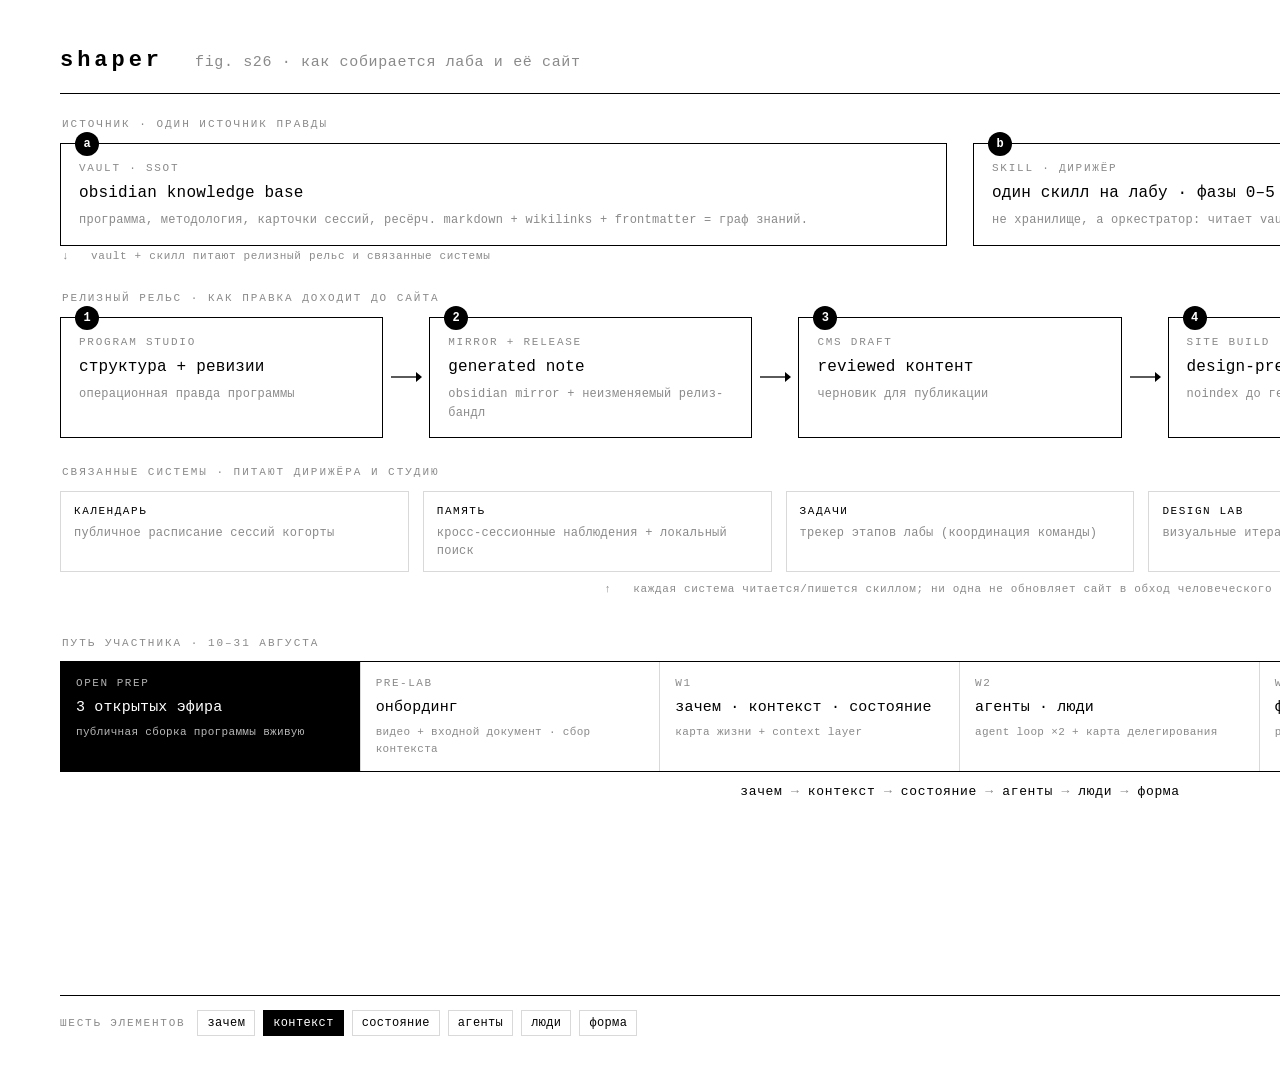
<file: assets/s26-lab-map.html>
<!doctype html>
<html lang="ru">
<head>
<meta charset="utf-8">
<title>shaper · fig.s26 · как собирается лаба и её сайт</title>
<style>
  :root{ --bg:#fff; --ink:#000; --soft:#d9d9d9; --hair:#ececec; --muted:#8a8a8a;
    --mono:"JetBrains Mono", ui-monospace, SFMono-Regular, Menlo, Consolas, monospace; --frame:1px; }
  *{box-sizing:border-box;}
  html,body{ margin:0; padding:0; width:1920px; height:1080px; background:var(--bg); color:var(--ink);
    font-family:var(--mono); font-size:16px; line-height:1.5; -webkit-font-smoothing:antialiased; overflow:hidden; }
  body{ display:grid; grid-template-rows:auto 1fr auto; padding:44px 60px; gap:22px; }
  header{ display:grid; grid-template-columns:auto 1fr auto; gap:32px; align-items:baseline;
    border-bottom:var(--frame) solid var(--ink); padding-bottom:16px; text-transform:lowercase; letter-spacing:.04em; }
  header .brand{ font-weight:600; letter-spacing:.18em; font-size:22px; }
  header .crumb{ color:var(--muted); font-size:15px; }
  header .meta{ color:var(--muted); font-size:13px; justify-self:end; }
  header .meta b{ color:var(--ink); font-weight:500; letter-spacing:.08em; }
  main{ display:grid; grid-template-rows:auto auto auto; gap:26px; align-content:start; }
  .band-label{ font-size:11px; text-transform:uppercase; letter-spacing:.18em; color:var(--muted); margin:0 0 10px 2px; font-weight:500; }
  .block{ border:var(--frame) solid var(--ink); padding:16px 18px 15px; position:relative; background:var(--bg); }
  .block .num{ position:absolute; top:-12px; left:14px; width:24px; height:24px; background:var(--ink); color:var(--bg);
    border-radius:50%; display:grid; place-items:center; font-size:12px; font-weight:600; }
  .block h3{ margin:0; font-size:11px; text-transform:uppercase; letter-spacing:.16em; color:var(--muted); font-weight:500; }
  .block .lead{ font-size:16px; margin-top:5px; letter-spacing:.01em; }
  .block .sub{ font-size:12px; margin-top:6px; color:var(--muted); letter-spacing:.02em; line-height:1.55; }
  .block.active{ background:var(--ink); color:var(--bg); }
  .block.active h3{ color:var(--bg); opacity:.7; } .block.active .sub{ color:var(--bg); opacity:.72; }
  .block.active .num{ background:var(--bg); color:var(--ink); }
  .sources{ display:grid; grid-template-columns:1fr 1fr; gap:26px; }
  .rail{ display:grid; grid-template-columns:1fr 34px 1fr 34px 1fr 34px 1fr 34px 1fr; align-items:stretch; gap:0 6px; }
  .rail .block{ display:flex; flex-direction:column; }
  .arrow{ display:grid; place-items:center; } .arrow svg{ width:34px; height:20px; }
  .systems{ display:grid; grid-template-columns:repeat(5,1fr); gap:14px; }
  .tag{ border:var(--frame) solid var(--soft); padding:11px 13px; }
  .tag .k{ font-size:11px; text-transform:uppercase; letter-spacing:.14em; color:var(--ink); font-weight:500; }
  .tag .v{ font-size:12px; color:var(--muted); margin-top:5px; letter-spacing:.02em; line-height:1.5; }
  .feed-note{ font-size:11px; color:var(--muted); letter-spacing:.06em; margin-top:9px; text-align:center; }
  .journey{ display:grid; grid-template-columns:repeat(6,1fr); gap:0; border:var(--frame) solid var(--ink); }
  .stage{ padding:13px 15px 14px; border-right:var(--frame) solid var(--soft); position:relative; }
  .stage:last-child{ border-right:0; }
  .stage.active{ background:var(--ink); color:var(--bg); }
  .stage .n{ font-size:11px; letter-spacing:.14em; text-transform:uppercase; color:var(--muted); }
  .stage.active .n{ color:var(--bg); opacity:.7; }
  .stage .t{ font-size:15px; margin-top:5px; letter-spacing:.01em; }
  .stage .d{ font-size:11px; color:var(--muted); margin-top:5px; letter-spacing:.03em; }
  .stage.active .d{ color:var(--bg); opacity:.72; }
  .arc{ margin-top:10px; font-size:13px; letter-spacing:.05em; color:var(--ink); text-align:center; } .arc .m{ color:var(--muted); }
  .connector-note{ font-size:11px; color:var(--muted); letter-spacing:.06em; margin:2px 0 0 2px; }
  footer{ border-top:var(--frame) solid var(--ink); padding-top:14px;
    display:grid; grid-template-columns:1fr auto auto; gap:26px; align-items:center; color:var(--muted); font-size:13px; letter-spacing:.04em; }
  footer .seeds{ display:flex; gap:8px; align-items:center; flex-wrap:wrap; }
  footer .seeds .label{ font-size:11px; text-transform:uppercase; letter-spacing:.16em; margin-right:4px; }
  footer .seed{ border:var(--frame) solid var(--soft); padding:3px 9px; font-size:12px; color:var(--ink); letter-spacing:.03em; }
  footer .seed.active{ background:var(--ink); color:var(--bg); border-color:var(--ink); }
  footer .src{ justify-self:end; } footer .stamp{ color:var(--ink); } footer .stamp small{ color:var(--muted); font-weight:400; }
</style>
</head>
<body>
  <header>
    <div class="brand">shaper</div>
    <div class="crumb">fig. s26 · как собирается лаба и её сайт</div>
    <div class="meta"><b>ai mindset</b> · summer lab s26 {flow}</div>
  </header>
  <main>
    <section>
      <p class="band-label">источник · один источник правды</p>
      <div class="sources">
        <article class="block"><div class="num">a</div><h3>vault · ssot</h3>
          <div class="lead">obsidian knowledge base</div>
          <div class="sub">программа, методология, карточки сессий, ресёрч. markdown + wikilinks + frontmatter = граф знаний.</div></article>
        <article class="block"><div class="num">b</div><h3>skill · дирижёр</h3>
          <div class="lead">один скилл на лабу · фазы 0–5</div>
          <div class="sub">не хранилище, а оркестратор: читает vault → роутит в календарь, визуал, координацию, задачи.</div></article>
      </div>
      <p class="connector-note">↓ &nbsp; vault + скилл питают релизный рельс и связанные системы</p>
    </section>
    <section>
      <p class="band-label">релизный рельс · как правка доходит до сайта</p>
      <div class="rail">
        <article class="block"><div class="num">1</div><h3>program studio</h3><div class="lead">структура + ревизии</div><div class="sub">операционная правда программы</div></article>
        <div class="arrow"><svg viewBox="0 0 34 20"><line x1="2" y1="10" x2="27" y2="10" stroke="#000" stroke-width="1.3"/><path d="M27,5 L33,10 L27,15 Z" fill="#000"/></svg></div>
        <article class="block"><div class="num">2</div><h3>mirror + release</h3><div class="lead">generated note</div><div class="sub">obsidian mirror + неизменяемый релиз-бандл</div></article>
        <div class="arrow"><svg viewBox="0 0 34 20"><line x1="2" y1="10" x2="27" y2="10" stroke="#000" stroke-width="1.3"/><path d="M27,5 L33,10 L27,15 Z" fill="#000"/></svg></div>
        <article class="block"><div class="num">3</div><h3>cms draft</h3><div class="lead">reviewed контент</div><div class="sub">черновик для публикации</div></article>
        <div class="arrow"><svg viewBox="0 0 34 20"><line x1="2" y1="10" x2="27" y2="10" stroke="#000" stroke-width="1.3"/><path d="M27,5 L33,10 L27,15 Z" fill="#000"/></svg></div>
        <article class="block"><div class="num">4</div><h3>site build</h3><div class="lead">design-preview</div><div class="sub">noindex до гейта</div></article>
        <div class="arrow"><svg viewBox="0 0 34 20"><line x1="2" y1="10" x2="27" y2="10" stroke="#000" stroke-width="1.3"/><path d="M27,5 L33,10 L27,15 Z" fill="#000"/></svg></div>
        <article class="block active"><div class="num">5</div><h3>publish · human gate</h3><div class="lead">s26.aimindset.org</div><div class="sub">деплой только после явного ok. человек = финальная приёмка.</div></article>
      </div>
    </section>
    <section>
      <p class="band-label">связанные системы · питают дирижёра и студию</p>
      <div class="systems">
        <div class="tag"><div class="k">календарь</div><div class="v">публичное расписание сессий когорты</div></div>
        <div class="tag"><div class="k">память</div><div class="v">кросс-сессионные наблюдения + локальный поиск</div></div>
        <div class="tag"><div class="k">задачи</div><div class="v">трекер этапов лабы (координация команды)</div></div>
        <div class="tag"><div class="k">design lab</div><div class="v">визуальные итерации сайта → review</div></div>
        <div class="tag"><div class="k">визуал</div><div class="v">плашки, обложки, карточки · flow-жёлтый</div></div>
      </div>
      <p class="feed-note">↑ &nbsp; каждая система читается/пишется скиллом; ни одна не обновляет сайт в обход человеческого гейта</p>
    </section>
    <section>
      <p class="band-label">путь участника · 10–31 августа</p>
      <div class="journey">
        <div class="stage active"><div class="n">open prep</div><div class="t">3 открытых эфира</div><div class="d">публичная сборка программы вживую</div></div>
        <div class="stage"><div class="n">pre-lab</div><div class="t">онбординг</div><div class="d">видео + входной документ · сбор контекста</div></div>
        <div class="stage"><div class="n">w1</div><div class="t">зачем · контекст · состояние</div><div class="d">карта жизни + context layer</div></div>
        <div class="stage"><div class="n">w2</div><div class="t">агенты · люди</div><div class="d">agent loop ×2 + карта делегирования</div></div>
        <div class="stage"><div class="n">w3</div><div class="t">форма · ship</div><div class="d">рабочий инструмент / карта / протокол</div></div>
        <div class="stage"><div class="n">demo day</div><div class="t">до / после</div><div class="d">публичный показ + план внедрения</div></div>
      </div>
      <div class="arc">зачем <span class="m">→</span> контекст <span class="m">→</span> состояние <span class="m">→</span> агенты <span class="m">→</span> люди <span class="m">→</span> форма</div>
    </section>
  </main>
  <footer>
    <div class="seeds"><span class="label">шесть элементов</span>
      <span class="seed">зачем</span><span class="seed active">контекст</span><span class="seed">состояние</span><span class="seed">агенты</span><span class="seed">люди</span><span class="seed">форма</span></div>
    <div class="stamp">fig. s26 <small>· schematic · lab assembly machine</small></div>
    <div class="src">source · s26.aimindset.org</div>
  </footer>
</body>
</html>
</file>
